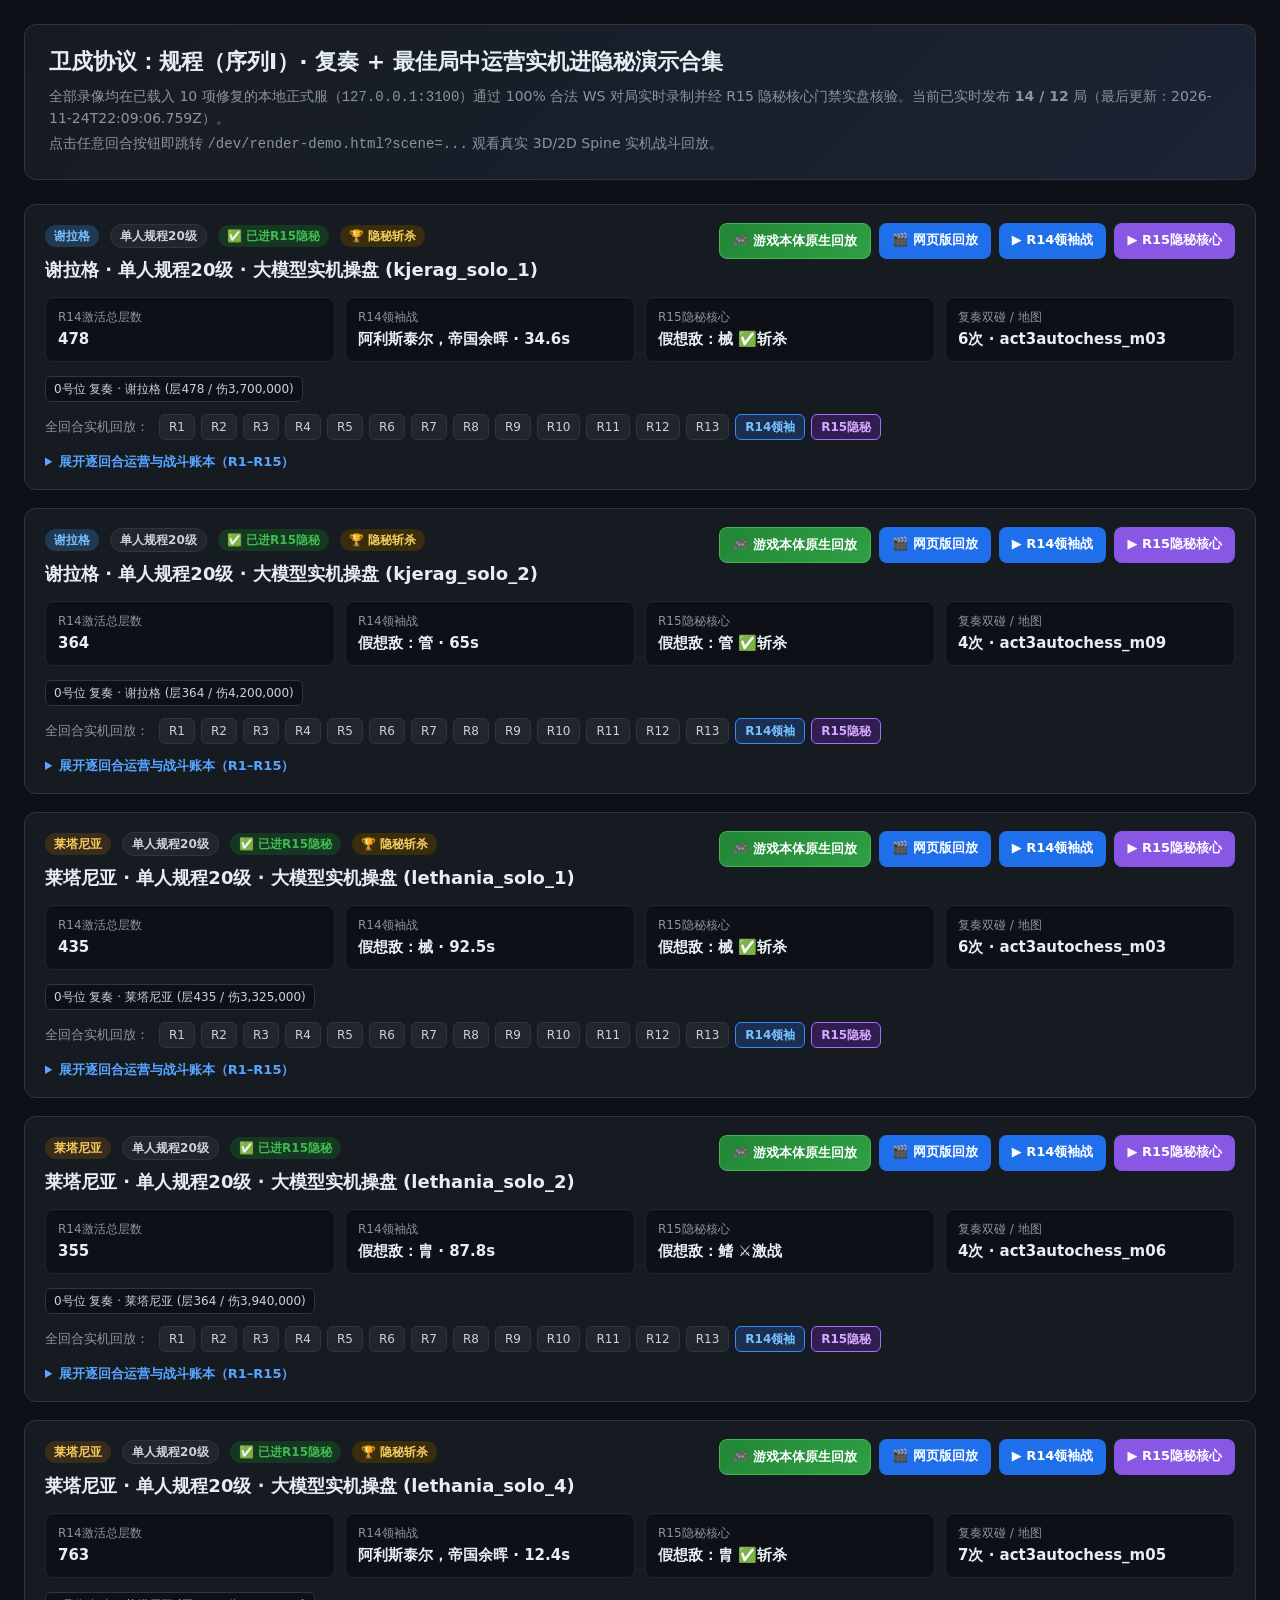
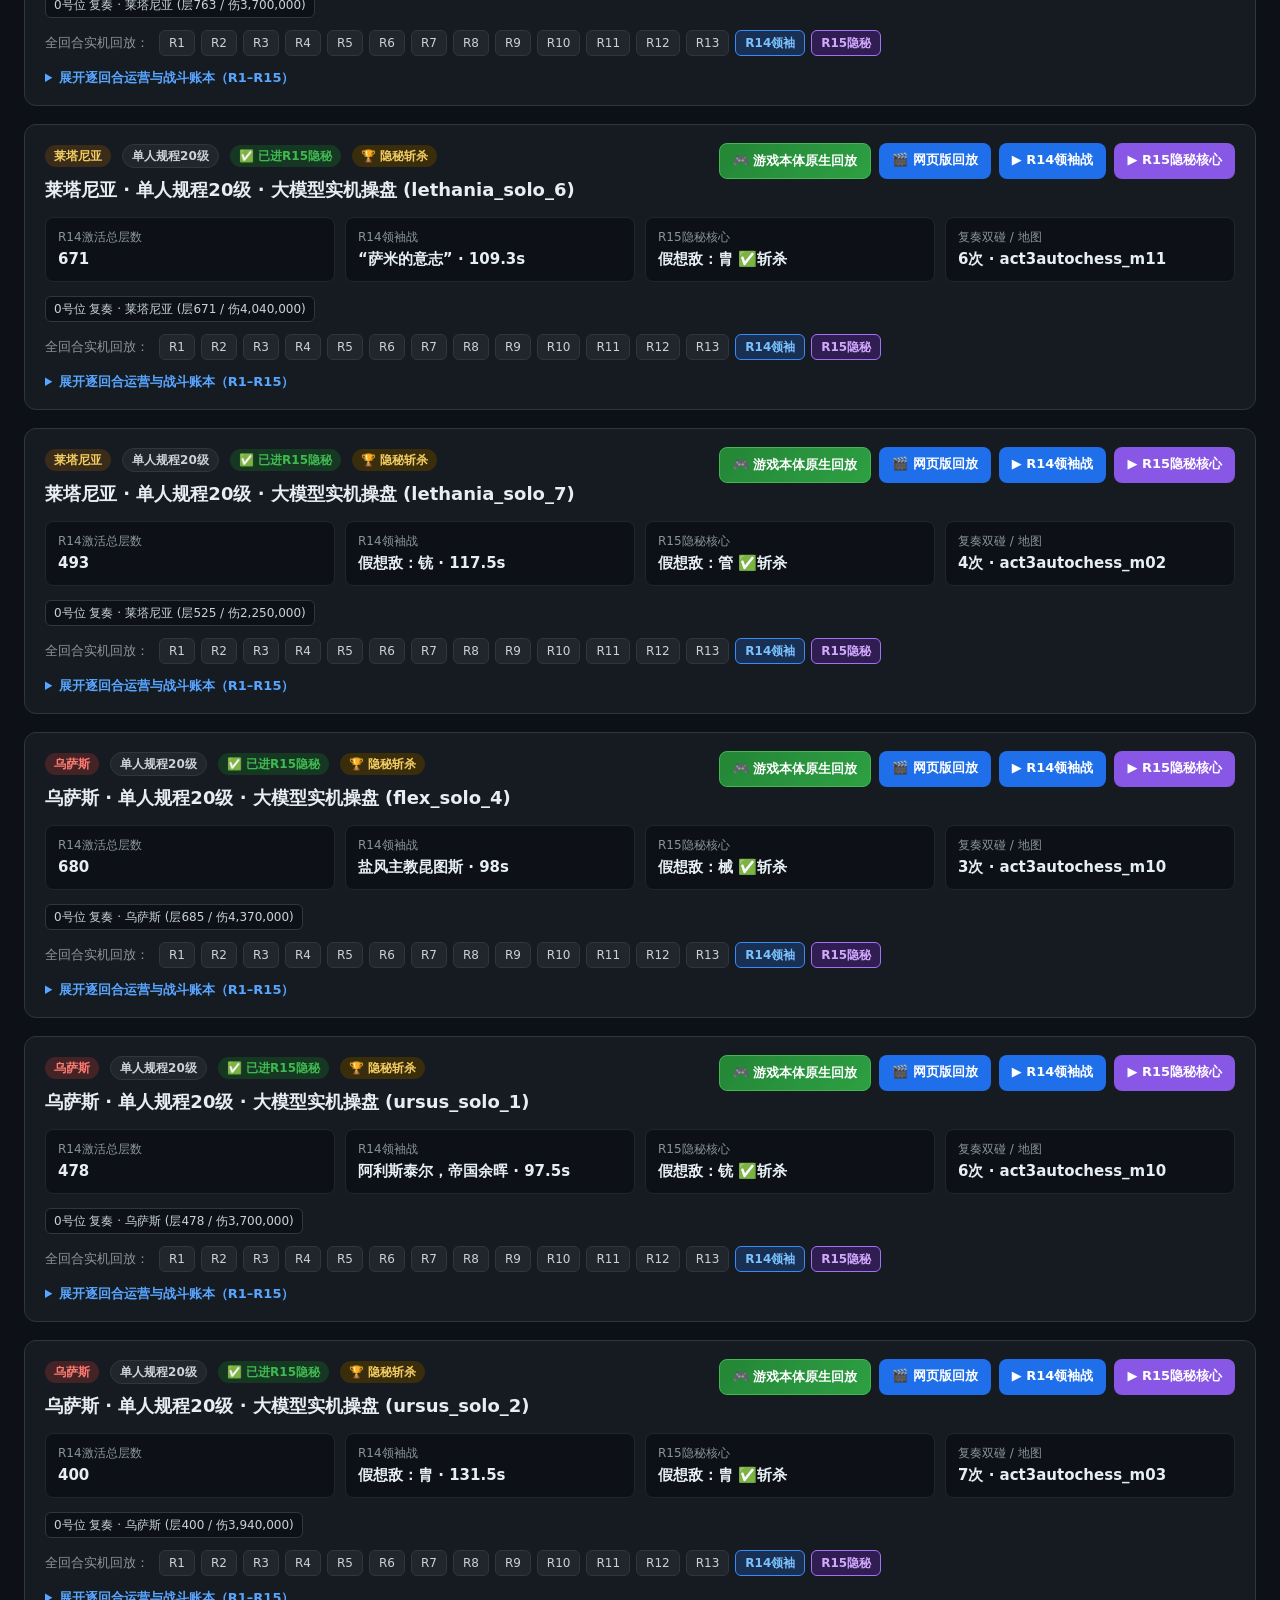
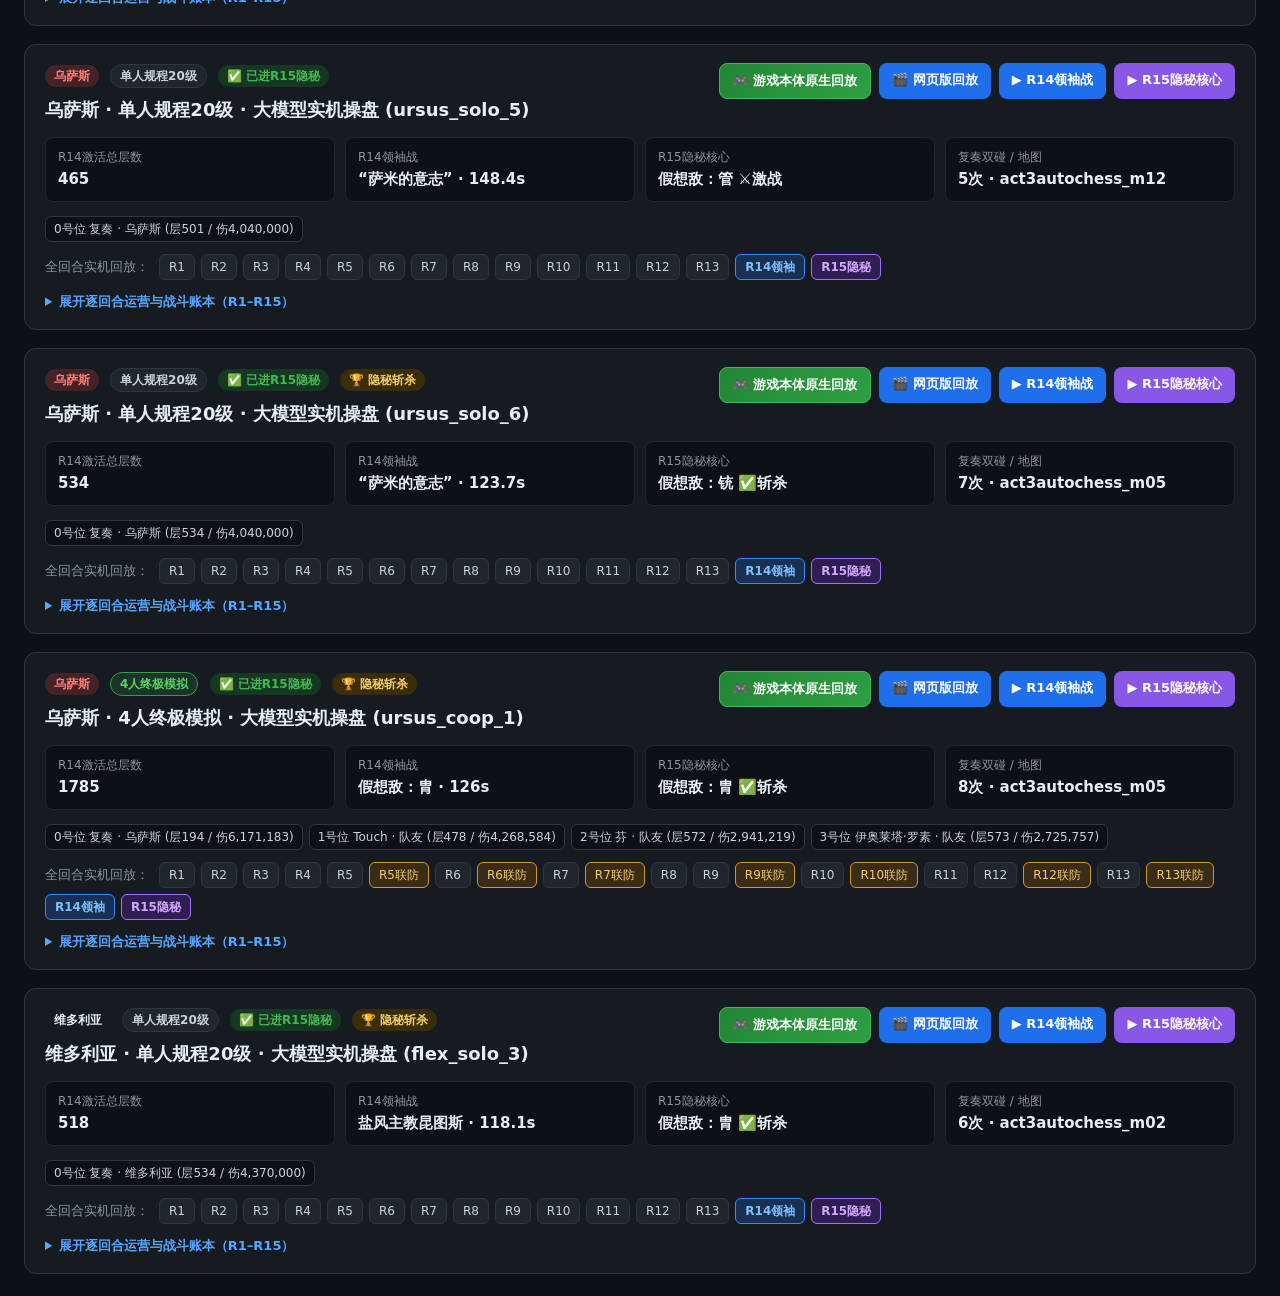
<file: public/dev/recordings/demo_ops/index.html>
<!doctype html>
<html lang="zh-CN">
<head>
<meta charset="utf-8" />
<meta name="viewport" content="width=device-width,initial-scale=1" />
<title>卫戍协议：规程 — 复奏+最佳局中运营实机进隐秘演示合集</title>
<style>
  :root { --bg:#0d1117; --card:#161b22; --bd:#30363d; --fg:#e6edf3; --muted:#8b949e; --accent:#58a6ff; --gold:#f2cc60; --ok:#3fb950; --r15:#d2a8ff; }
  * { box-sizing:border-box; }
  body { margin:0; padding:24px; background:var(--bg); color:var(--fg); font-family:system-ui,-apple-system,"PingFang SC","Microsoft YaHei",sans-serif; line-height:1.5; }
  header { max-width:1280px; margin:0 auto 24px; padding:20px 24px; background:linear-gradient(135deg,#161b22,#1c2333); border:1px solid var(--bd); border-radius:12px; }
  header h1 { margin:0 0 8px; font-size:22px; }
  header p { margin:4px 0; color:var(--muted); font-size:14px; }
  main { max-width:1280px; margin:0 auto; display:flex; flex-direction:column; gap:18px; }
  .card { background:var(--card); border:1px solid var(--bd); border-radius:12px; padding:18px 20px; }
  .card-head { display:flex; justify-content:space-between; align-items:flex-start; gap:12px; flex-wrap:wrap; }
  .card-head h2 { margin:8px 0 0; font-size:18px; }
  .tag-core,.tag-mode,.tag-ok,.tag-clear { display:inline-block; padding:2px 9px; border-radius:999px; font-size:12px; font-weight:600; margin-right:6px; }
  .core-kjeragShip { background:#1f3a52; color:#79c0ff; }
  .core-lethaniaShip { background:#3b2c1a; color:#f2cc60; }
  .core-ursusShip { background:#442326; color:#ff7b72; }
  .mode-solo { background:#21262d; color:#c9d1d9; border:1px solid #30363d; }
  .mode-coop { background:#1b3329; color:#56d364; border:1px solid #2ea043; }
  .tag-ok { background:#163822; color:#3fb950; }
  .tag-clear { background:#3a2d0c; color:#f2cc60; }
  .cta-group { display:flex; gap:8px; flex-wrap:wrap; }
  .btn { text-decoration:none; padding:7px 13px; border-radius:8px; font-size:13px; font-weight:600; }
  .btn-replay { background:linear-gradient(135deg,#238636,#2ea043); color:#fff; border:1px solid #3fb950; }
  .btn-r14 { background:#1f6feb; color:#fff; }
  .btn-r15 { background:#8957e5; color:#fff; }
  .kpi-grid { display:grid; grid-template-columns:repeat(auto-fit,minmax(200px,1fr)); gap:10px; margin:14px 0; }
  .kpi { background:#0d1117; border:1px solid #21262d; border-radius:8px; padding:10px 12px; }
  .kpi .k { font-size:12px; color:var(--muted); }
  .kpi .v { font-size:15px; font-weight:700; margin-top:2px; }
  .mates { display:flex; flex-wrap:wrap; gap:6px; margin:8px 0 12px; }
  .mate-pill { background:#0d1117; border:1px solid #30363d; border-radius:6px; padding:3px 8px; font-size:12px; color:#c9d1d9; }
  .rounds-bar { display:flex; flex-wrap:wrap; align-items:center; gap:6px; margin:10px 0 12px; }
  .rounds-bar .lbl { font-size:13px; color:var(--muted); margin-right:4px; }
  .chip { text-decoration:none; background:#21262d; color:#c9d1d9; border:1px solid #30363d; border-radius:6px; padding:3px 9px; font-size:12px; }
  .chip:hover { border-color:var(--accent); color:#fff; }
  .chip-r14 { background:#1a3052; border-color:#388bfd; color:#79c0ff; font-weight:600; }
  .chip-r15 { background:#301e52; border-color:#a371f7; color:#d2a8ff; font-weight:700; }
  .chip-unite { background:#3b2c1a; border-color:#d29922; color:#f2cc60; }
  details { margin-top:8px; }
  summary { cursor:pointer; color:var(--accent); font-size:13px; font-weight:600; user-select:none; }
  .tbl-wrap { overflow-x:auto; margin-top:10px; }
  table { width:100%; border-collapse:collapse; font-size:12px; }
  th,td { border-bottom:1px solid #21262d; padding:6px 8px; text-align:left; vertical-align:top; }
  th { color:var(--muted); background:#0d1117; }
  .badge-duet { background:#3b2c1a; color:#f2cc60; padding:1px 6px; border-radius:4px; font-weight:600; }
  .watch-sm { color:var(--accent); text-decoration:none; font-weight:600; margin-left:4px; }
</style>
</head>
<body>
<header>
  <h1>卫戍协议：规程（序列Ⅰ）· 复奏 + 最佳局中运营实机进隐秘演示合集</h1>
  <p>全部录像均在已载入 10 项修复的本地正式服（<code>127.0.0.1:3100</code>）通过 100% 合法 WS 对局实时录制并经 R15 隐秘核心门禁实盘核验。当前已实时发布 <b>14 / 12</b> 局（最后更新：2026-11-24T22:09:06.759Z）。</p>
  <p>点击任意回合按钮即跳转 <code>/dev/render-demo.html?scene=...</code> 观看真实 3D/2D Spine 实机战斗回放。</p>
</header>
<main>
  <section class="card">
      <div class="card-head">
        <div>
          <span class="tag-core core-kjeragShip">谢拉格</span>
          <span class="tag-mode mode-solo">单人规程20级</span>
          <span class="tag-ok">✅ 已进R15隐秘</span>
          <span class="tag-clear">🏆 隐秘斩杀</span>
          <h2>谢拉格 · 单人规程20级 · 大模型实机操盘 (kjerag_solo_1)</h2>
        </div>
        <div class="cta-group">
          <a class="btn btn-replay" href="/?replay=kjerag_solo_1" target="_blank">🎮 游戏本体原生回放</a>
          <a class="btn btn-r14" href="/dev/recordings/demo_ops/replay.html?match=kjerag_solo_1" target="_blank">🎬 网页版回放</a>
          <a class="btn btn-r14" href="/dev/render-demo.html?scene=kjerag_solo_1_r14" target="_blank">▶ R14领袖战</a>
          <a class="btn btn-r15" href="/dev/render-demo.html?scene=kjerag_solo_1_r15" target="_blank">▶ R15隐秘核心</a>
        </div>
      </div>
      <div class="kpi-grid">
        <div class="kpi"><div class="k">R14激活总层数</div><div class="v">478</div></div>
        <div class="kpi"><div class="k">R14领袖战</div><div class="v">阿利斯泰尔，帝国余晖 · 34.6s</div></div>
        <div class="kpi"><div class="k">R15隐秘核心</div><div class="v">假想敌：械 ✅斩杀</div></div>
        <div class="kpi"><div class="k">复奏双碰 / 地图</div><div class="v">6次 · act3autochess_m03</div></div>
      </div>
      <div class="mates">
      <span class="mate-pill">0号位 复奏 · 谢拉格 (层478 / 伤3,700,000)</span>
    </div>
      <div class="rounds-bar"><span class="lbl">全回合实机回放：</span><a class="chip" href="/dev/render-demo.html?scene=kjerag_solo_1_r01" target="_blank">R1</a><a class="chip" href="/dev/render-demo.html?scene=kjerag_solo_1_r02" target="_blank">R2</a><a class="chip" href="/dev/render-demo.html?scene=kjerag_solo_1_r03" target="_blank">R3</a><a class="chip" href="/dev/render-demo.html?scene=kjerag_solo_1_r04" target="_blank">R4</a><a class="chip" href="/dev/render-demo.html?scene=kjerag_solo_1_r05" target="_blank">R5</a><a class="chip" href="/dev/render-demo.html?scene=kjerag_solo_1_r06" target="_blank">R6</a><a class="chip" href="/dev/render-demo.html?scene=kjerag_solo_1_r07" target="_blank">R7</a><a class="chip" href="/dev/render-demo.html?scene=kjerag_solo_1_r08" target="_blank">R8</a><a class="chip" href="/dev/render-demo.html?scene=kjerag_solo_1_r09" target="_blank">R9</a><a class="chip" href="/dev/render-demo.html?scene=kjerag_solo_1_r10" target="_blank">R10</a><a class="chip" href="/dev/render-demo.html?scene=kjerag_solo_1_r11" target="_blank">R11</a><a class="chip" href="/dev/render-demo.html?scene=kjerag_solo_1_r12" target="_blank">R12</a><a class="chip" href="/dev/render-demo.html?scene=kjerag_solo_1_r13" target="_blank">R13</a><a class="chip chip-r14" href="/dev/render-demo.html?scene=kjerag_solo_1_r14" target="_blank">R14领袖</a><a class="chip chip-r15" href="/dev/render-demo.html?scene=kjerag_solo_1_r15" target="_blank">R15隐秘</a></div>
      <details>
        <summary>展开逐回合运营与战斗账本（R1–R15）</summary>
        <div class="tbl-wrap">
          <table>
            <thead><tr><th>回合</th><th>本级</th><th>资金</th><th>复奏</th><th>血量</th><th>层数</th><th>运营要点</th><th>场上阵容</th><th>战况/录像</th></tr></thead>
            <tbody><tr>
        <td><b>R1</b></td>
        <td>1本</td>
        <td>4g</td>
        <td>-</td>
        <td>24</td>
        <td><b>0</b></td>
        <td>R01双霜叶对空稳开局听牌三连</td>
        <td>霜叶、霜叶</td>
        <td>✅完美0漏(35s) <a class="watch-sm" href="/dev/render-demo.html?scene=kjerag_solo_1_r01" target="_blank">▶观看</a></td>
      </tr><tr>
        <td><b>R2</b></td>
        <td>2本</td>
        <td>5g</td>
        <td>-</td>
        <td>24</td>
        <td><b>0</b></td>
        <td>R02抢升2本冻住电狗，双霜叶迎战磨砻</td>
        <td>霜叶、霜叶</td>
        <td>漏5怪(52s) <a class="watch-sm" href="/dev/render-demo.html?scene=kjerag_solo_1_r02" target="_blank">▶观看</a></td>
      </tr><tr>
        <td><b>R3</b></td>
        <td>2本</td>
        <td>6g</td>
        <td>-</td>
        <td>19</td>
        <td><b>4</b></td>
        <td>R03电狗配狙击镜亮灵巧，拉普兰德补法伤阻挡吃飞鳞赏金</td>
        <td>承曦格雷伊、霜叶、霜叶、拉普兰德</td>
        <td>漏1怪(54s) <a class="watch-sm" href="/dev/render-demo.html?scene=kjerag_solo_1_r03" target="_blank">▶观看</a></td>
      </tr><tr>
        <td><b>R4</b></td>
        <td>3本</td>
        <td>7g</td>
        <td>-</td>
        <td>18</td>
        <td><b>4</b></td>
        <td>R04抢升3本并购入盟约之币存1g至下轮</td>
        <td>承曦格雷伊、霜叶、霜叶、拉普兰德</td>
        <td>漏3怪(48s) <a class="watch-sm" href="/dev/render-demo.html?scene=kjerag_solo_1_r04" target="_blank">▶观看</a></td>
      </tr><tr>
        <td><b>R5</b></td>
        <td>3本</td>
        <td>8g</td>
        <td>-</td>
        <td>15</td>
        <td><b>4</b></td>
        <td>R05水灯心独行配空弦电狗7人发力，灵巧精准双亮启航</td>
        <td>吉星、空弦、水灯心、承曦格雷伊、霜叶、霜叶、拉普兰德</td>
        <td>✅完美0漏(46s) <a class="watch-sm" href="/dev/render-demo.html?scene=kjerag_solo_1_r05" target="_blank">▶观看</a></td>
      </tr><tr>
        <td><b>R6</b></td>
        <td>4本</td>
        <td>9g</td>
        <td>-</td>
        <td>15</td>
        <td><b>13</b></td>
        <td>R06抢4本卖吉星白嫖拉普兰德听牌+吃玩偶存2g，7人对空迎击24飞机</td>
        <td>空弦、水灯心、承曦格雷伊、霜叶、霜叶、拉普兰德、拉普兰德</td>
        <td>✅完美0漏(52s) <a class="watch-sm" href="/dev/render-demo.html?scene=kjerag_solo_1_r06" target="_blank">▶观看</a></td>
      </tr><tr>
        <td><b>R7</b></td>
        <td>5本</td>
        <td>12g</td>
        <td>-</td>
        <td>15</td>
        <td><b>22</b></td>
        <td>R07抢升5本，7人稳血迎战囚犯大军</td>
        <td>空弦、水灯心、承曦格雷伊、霜叶、霜叶、拉普兰德、拉普兰德</td>
        <td>漏7怪(67s) <a class="watch-sm" href="/dev/render-demo.html?scene=kjerag_solo_1_r07" target="_blank">▶观看</a></td>
      </tr><tr>
        <td><b>R8</b></td>
        <td>5本</td>
        <td>11g</td>
        <td><span class="badge-duet">复奏双奖</span></td>
        <td>8</td>
        <td><b>31</b></td>
        <td>R08拉普兰德精锐双6阶拿帕拉斯+妮芙，帕拉斯空弦贴水灯心单轮+39层，冻住圣聆初雪+凛御银灰+寻呼模块</td>
        <td>妮芙、空弦、水灯心、帕拉斯、承曦格雷伊、霜叶、霜叶、拉普兰德★</td>
        <td>✅完美0漏(73s) <a class="watch-sm" href="/dev/render-demo.html?scene=kjerag_solo_1_r08" target="_blank">▶观看</a></td>
      </tr><tr>
        <td><b>R9</b></td>
        <td>5本</td>
        <td>12g</td>
        <td><span class="badge-duet">复奏双奖</span></td>
        <td>8</td>
        <td><b>62</b></td>
        <td>R09拟态碰霜叶双6阶拿缪尔赛思+机械师，寻呼精准狙击灵知，谢拉格灵巧迅捷五盟约齐亮冻杀大丑</td>
        <td>圣聆初雪、灵知、妮芙、帕拉斯、凛御银灰、空弦、水灯心、机械师</td>
        <td>✅完美0漏(86s) <a class="watch-sm" href="/dev/render-demo.html?scene=kjerag_solo_1_r09" target="_blank">▶观看</a></td>
      </tr><tr>
        <td><b>R10</b></td>
        <td>6本</td>
        <td>17g</td>
        <td>-</td>
        <td>8</td>
        <td><b>123</b></td>
        <td>R10直冲6本凑4谢拉格锁死机械师印卡，双初雪+灵知+帕拉斯全面爆层</td>
        <td>圣聆初雪、灵知、妮芙、帕拉斯、凛御银灰、水灯心、初雪、机械师</td>
        <td>✅完美0漏(79s) <a class="watch-sm" href="/dev/render-demo.html?scene=kjerag_solo_1_r10" target="_blank">▶观看</a></td>
      </tr><tr>
        <td><b>R11</b></td>
        <td>6本</td>
        <td>12g</td>
        <td><span class="badge-duet">复奏双奖</span></td>
        <td>8</td>
        <td><b>165</b></td>
        <td>R11拿人事部文档开9人口，精锐空弦双6阶拿第2帕拉斯，促销券爆动能加速器(+120攻速)给灵知永冻暴刷怪海</td>
        <td>圣聆初雪、灵知、妮芙、帕拉斯、凛御银灰、水灯心、初雪、帕拉斯、机械师</td>
        <td>✅完美0漏(81s) <a class="watch-sm" href="/dev/render-demo.html?scene=kjerag_solo_1_r11" target="_blank">▶观看</a></td>
      </tr><tr>
        <td><b>R12</b></td>
        <td>6本</td>
        <td>12g</td>
        <td><span class="badge-duet">复奏双奖</span></td>
        <td>8</td>
        <td><b>241</b></td>
        <td>R12伊桑一发入魂合精锐灵知★，复奏双6阶拿维什戴尔+逻各斯，进阶不融冰+变形同构体造就[谢拉格·维什戴尔]，9人防空碾压39飞机海</td>
        <td>圣聆初雪、灵知★、逻各斯、维什戴尔[自编]、妮芙、帕拉斯、凛御银灰、初雪、帕拉斯</td>
        <td>✅完美0漏(69s) <a class="watch-sm" href="/dev/render-demo.html?scene=kjerag_solo_1_r12" target="_blank">▶观看</a></td>
      </tr><tr>
        <td><b>R13</b></td>
        <td>6本</td>
        <td>12g</td>
        <td><span class="badge-duet">复奏双奖</span></td>
        <td>8</td>
        <td><b>299</b></td>
        <td>R13合出精锐初雪★+精锐帕拉斯★+2/3维什戴尔听牌，召唤6/6谢拉格雪山巨人狂刷46深池大军冲破400层，冻雪猎留R14双6阶</td>
        <td>圣聆初雪、灵知★、逻各斯、维什戴尔[自编]、妮芙、凛御银灰、雪猎、初雪★、帕拉斯★</td>
        <td>✅完美0漏(88s) <a class="watch-sm" href="/dev/render-demo.html?scene=kjerag_solo_1_r13" target="_blank">▶观看</a></td>
      </tr><tr>
        <td><b>R14</b></td>
        <td>6本</td>
        <td>14g</td>
        <td><span class="badge-duet">复奏双奖</span></td>
        <td>8</td>
        <td><b>424</b></td>
        <td>R14终局大决战！拟态锁合精锐[谢拉格·维什戴尔]★+红装动能轰击弩精锐灵知★+6谢拉格200层+5绝技+424/351纯输出层，全军压右半场朝右永冻斩杀阿利斯泰尔！</td>
        <td>初雪★、维什戴尔[自编]★、雪猎★、遥、逻各斯、帕拉斯★、凛御银灰、灵知★、圣聆初雪</td>
        <td>🏆斩杀(34.6s,伤3,700,000) <a class="watch-sm" href="/dev/render-demo.html?scene=kjerag_solo_1_r14" target="_blank">▶观看</a></td>
      </tr><tr>
        <td><b>R15</b></td>
        <td>6本</td>
        <td>12g</td>
        <td>-</td>
        <td>8</td>
        <td><b>512</b></td>
        <td>R15隐秘终局！512层七输出盟约齐亮(6谢拉格221层+灵巧227层+5绝技+精准28层)，精锐[谢拉格·维什戴尔]★+6阶红装精锐灵知★+满装逻各斯+满装圣聆初雪全军集火假想敌：械！</td>
        <td>初雪★、维什戴尔[自编]★、遥、逻各斯、雪猎★、帕拉斯★、凛御银灰、灵知★、圣聆初雪</td>
        <td>🏆斩杀(61.5s,伤5,225,000) <a class="watch-sm" href="/dev/render-demo.html?scene=kjerag_solo_1_r15" target="_blank">▶观看</a></td>
      </tr></tbody>
          </table>
        </div>
      </details>
    </section>
<section class="card">
      <div class="card-head">
        <div>
          <span class="tag-core core-kjeragShip">谢拉格</span>
          <span class="tag-mode mode-solo">单人规程20级</span>
          <span class="tag-ok">✅ 已进R15隐秘</span>
          <span class="tag-clear">🏆 隐秘斩杀</span>
          <h2>谢拉格 · 单人规程20级 · 大模型实机操盘 (kjerag_solo_2)</h2>
        </div>
        <div class="cta-group">
          <a class="btn btn-replay" href="/?replay=kjerag_solo_2" target="_blank">🎮 游戏本体原生回放</a>
          <a class="btn btn-r14" href="/dev/recordings/demo_ops/replay.html?match=kjerag_solo_2" target="_blank">🎬 网页版回放</a>
          <a class="btn btn-r14" href="/dev/render-demo.html?scene=kjerag_solo_2_r14" target="_blank">▶ R14领袖战</a>
          <a class="btn btn-r15" href="/dev/render-demo.html?scene=kjerag_solo_2_r15" target="_blank">▶ R15隐秘核心</a>
        </div>
      </div>
      <div class="kpi-grid">
        <div class="kpi"><div class="k">R14激活总层数</div><div class="v">364</div></div>
        <div class="kpi"><div class="k">R14领袖战</div><div class="v">假想敌：管 · 65s</div></div>
        <div class="kpi"><div class="k">R15隐秘核心</div><div class="v">假想敌：管 ✅斩杀</div></div>
        <div class="kpi"><div class="k">复奏双碰 / 地图</div><div class="v">4次 · act3autochess_m09</div></div>
      </div>
      <div class="mates">
      <span class="mate-pill">0号位 复奏 · 谢拉格 (层364 / 伤4,200,000)</span>
    </div>
      <div class="rounds-bar"><span class="lbl">全回合实机回放：</span><a class="chip" href="/dev/render-demo.html?scene=kjerag_solo_2_r01" target="_blank">R1</a><a class="chip" href="/dev/render-demo.html?scene=kjerag_solo_2_r02" target="_blank">R2</a><a class="chip" href="/dev/render-demo.html?scene=kjerag_solo_2_r03" target="_blank">R3</a><a class="chip" href="/dev/render-demo.html?scene=kjerag_solo_2_r04" target="_blank">R4</a><a class="chip" href="/dev/render-demo.html?scene=kjerag_solo_2_r05" target="_blank">R5</a><a class="chip" href="/dev/render-demo.html?scene=kjerag_solo_2_r06" target="_blank">R6</a><a class="chip" href="/dev/render-demo.html?scene=kjerag_solo_2_r07" target="_blank">R7</a><a class="chip" href="/dev/render-demo.html?scene=kjerag_solo_2_r08" target="_blank">R8</a><a class="chip" href="/dev/render-demo.html?scene=kjerag_solo_2_r09" target="_blank">R9</a><a class="chip" href="/dev/render-demo.html?scene=kjerag_solo_2_r10" target="_blank">R10</a><a class="chip" href="/dev/render-demo.html?scene=kjerag_solo_2_r11" target="_blank">R11</a><a class="chip" href="/dev/render-demo.html?scene=kjerag_solo_2_r12" target="_blank">R12</a><a class="chip" href="/dev/render-demo.html?scene=kjerag_solo_2_r13" target="_blank">R13</a><a class="chip chip-r14" href="/dev/render-demo.html?scene=kjerag_solo_2_r14" target="_blank">R14领袖</a><a class="chip chip-r15" href="/dev/render-demo.html?scene=kjerag_solo_2_r15" target="_blank">R15隐秘</a></div>
      <details>
        <summary>展开逐回合运营与战斗账本（R1–R15）</summary>
        <div class="tbl-wrap">
          <table>
            <thead><tr><th>回合</th><th>本级</th><th>资金</th><th>复奏</th><th>血量</th><th>层数</th><th>运营要点</th><th>场上阵容</th><th>战况/录像</th></tr></thead>
            <tbody><tr>
        <td><b>R1</b></td>
        <td>1本</td>
        <td>4g</td>
        <td>-</td>
        <td>24</td>
        <td><b>0</b></td>
        <td>R01双杰克对子听牌，下路前后接敌稳血开局</td>
        <td>杰克、杰克</td>
        <td>✅完美0漏(45s) <a class="watch-sm" href="/dev/render-demo.html?scene=kjerag_solo_2_r01" target="_blank">▶观看</a></td>
      </tr><tr>
        <td><b>R2</b></td>
        <td>2本</td>
        <td>5g</td>
        <td>-</td>
        <td>24</td>
        <td><b>0</b></td>
        <td>R02速升2本冻住杰克三连，备战R03首碰复奏双3阶</td>
        <td>杰克、杰克</td>
        <td>✅完美0漏(53s) <a class="watch-sm" href="/dev/render-demo.html?scene=kjerag_solo_2_r02" target="_blank">▶观看</a></td>
      </tr><tr>
        <td><b>R3</b></td>
        <td>2本</td>
        <td>6g</td>
        <td><span class="badge-duet">复奏双奖</span></td>
        <td>24</td>
        <td><b>0</b></td>
        <td>R03精锐杰克★复奏拿初雪+伊桑，激活突袭+奥术稳杀折射III赏金</td>
        <td>初雪、Miss.Christine、杰克★、伊桑</td>
        <td>漏2怪(79s) <a class="watch-sm" href="/dev/render-demo.html?scene=kjerag_solo_2_r03" target="_blank">▶观看</a></td>
      </tr><tr>
        <td><b>R4</b></td>
        <td>3本</td>
        <td>7g</td>
        <td>-</td>
        <td>22</td>
        <td><b>3</b></td>
        <td>R04抢3本冻双Miss.Christine，地灵独行+初雪移安全格守交汇口</td>
        <td>地灵、初雪、Miss.Christine、杰克★、伊桑</td>
        <td>漏1怪(61s) <a class="watch-sm" href="/dev/render-demo.html?scene=kjerag_solo_2_r04" target="_blank">▶观看</a></td>
      </tr><tr>
        <td><b>R5</b></td>
        <td>4本</td>
        <td>11g</td>
        <td>-</td>
        <td>21</td>
        <td><b>6</b></td>
        <td>R05贪抢4本+初雪吃身份牌+3谢拉格，冻双Miss.Christine直奔R06双5阶</td>
        <td>地灵、初雪、Miss.Christine、杰克★、伊桑</td>
        <td>✅完美0漏(47s) <a class="watch-sm" href="/dev/render-demo.html?scene=kjerag_solo_2_r05" target="_blank">▶观看</a></td>
      </tr><tr>
        <td><b>R6</b></td>
        <td>4本</td>
        <td>9g</td>
        <td><span class="badge-duet">复奏双奖</span></td>
        <td>21</td>
        <td><b>9</b></td>
        <td>R06四本复奏双5阶斩获铃兰+凛御银灰，空弦贴Miss.Christine★满编8人平推</td>
        <td>空弦、地灵、Miss.Christine★、凛御银灰、铃兰、杰克★、伊桑、初雪</td>
        <td>✅完美0漏(63s) <a class="watch-sm" href="/dev/render-demo.html?scene=kjerag_solo_2_r06" target="_blank">▶观看</a></td>
      </tr><tr>
        <td><b>R7</b></td>
        <td>5本</td>
        <td>10g</td>
        <td>-</td>
        <td>21</td>
        <td><b>18</b></td>
        <td>R07 21血10g精准抢5本，冻住灵知+霍尔海雅+伊桑，R08进5本双核齐发</td>
        <td>空弦、地灵、Miss.Christine★、凛御银灰、铃兰、杰克★、伊桑、初雪</td>
        <td>漏1怪(94s) <a class="watch-sm" href="/dev/render-demo.html?scene=kjerag_solo_2_r07" target="_blank">▶观看</a></td>
      </tr><tr>
        <td><b>R8</b></td>
        <td>5本</td>
        <td>11g</td>
        <td>-</td>
        <td>20</td>
        <td><b>30</b></td>
        <td>R08三大引擎齐亮(3谢拉格+3奥术+2精准)！银灰贴初雪+空弦贴霍尔海雅+铃兰贴灵知全重叠冻刷</td>
        <td>伊桑、初雪、凛御银灰、灵知、铃兰、Miss.Christine★、空弦、霍尔海雅</td>
        <td>✅完美0漏(79s) <a class="watch-sm" href="/dev/render-demo.html?scene=kjerag_solo_2_r08" target="_blank">▶观看</a></td>
      </tr><tr>
        <td><b>R9</b></td>
        <td>6本</td>
        <td>12g</td>
        <td>-</td>
        <td>20</td>
        <td><b>67</b></td>
        <td>R09极速6本+卖伊桑抽凛御银灰对子+1g刷出T6转职球与雪猎立刻冻结，31怪海+复仇者狂刷层！</td>
        <td>灵知、初雪、凛御银灰、耶拉、铃兰、Miss.Christine★、空弦、霍尔海雅</td>
        <td>漏16怪(97s) <a class="watch-sm" href="/dev/render-demo.html?scene=kjerag_solo_2_r09" target="_blank">▶观看</a></td>
      </tr><tr>
        <td><b>R10</b></td>
        <td>6本</td>
        <td>12g</td>
        <td>-</td>
        <td>10</td>
        <td><b>114</b></td>
        <td>R10购入T6机械师印卡，进阶不融冰+转职球造[谢拉格·霍尔海雅]速召6谢拉格雪山巨人狂刷层！</td>
        <td>初雪、凛御银灰、机械师、霍尔海雅、灵知、Miss.Christine★、雪猎、耶拉</td>
        <td>✅完美0漏(73s) <a class="watch-sm" href="/dev/render-demo.html?scene=kjerag_solo_2_r10" target="_blank">▶观看</a></td>
      </tr><tr>
        <td><b>R11</b></td>
        <td>6本</td>
        <td>12g</td>
        <td>-</td>
        <td>10</td>
        <td><b>173</b></td>
        <td>R11五大输出盟约齐亮！帕拉斯贴[谢拉格·霍尔海雅]+逻各斯+6谢拉格雪山巨人狂飙冲层！</td>
        <td>初雪、凛御银灰、极光、霍尔海雅、灵知、雪猎、逻各斯、帕拉斯</td>
        <td>✅完美0漏(106s) <a class="watch-sm" href="/dev/render-demo.html?scene=kjerag_solo_2_r11" target="_blank">▶观看</a></td>
      </tr><tr>
        <td><b>R12</b></td>
        <td>6本</td>
        <td>14g</td>
        <td>-</td>
        <td>10</td>
        <td><b>249</b></td>
        <td>R12圣聆初雪(天马之枪)贴银灰42层上限+3/3满级奥术+6/6谢拉格！备战三听牌蓄势待发</td>
        <td>初雪、圣聆初雪、凛御银灰、霍尔海雅、灵知、雪猎、逻各斯、帕拉斯</td>
        <td>✅完美0漏(74s) <a class="watch-sm" href="/dev/render-demo.html?scene=kjerag_solo_2_r12" target="_blank">▶观看</a></td>
      </tr><tr>
        <td><b>R13</b></td>
        <td>6本</td>
        <td>12g</td>
        <td><span class="badge-duet">复奏双奖</span></td>
        <td>10</td>
        <td><b>328</b></td>
        <td>R13合出精锐灵知★+拿第2逻各斯，末刷冻结真神魔王！逻各斯重穿进阶不融冰冲破400层门禁！</td>
        <td>初雪、圣聆初雪、凛御银灰、霍尔海雅、灵知★、雪猎、逻各斯、帕拉斯</td>
        <td>✅完美0漏(86s) <a class="watch-sm" href="/dev/render-demo.html?scene=kjerag_solo_2_r13" target="_blank">▶观看</a></td>
      </tr><tr>
        <td><b>R14</b></td>
        <td>6本</td>
        <td>12g</td>
        <td><span class="badge-duet">复奏双奖</span></td>
        <td>10</td>
        <td><b>354</b></td>
        <td>R14终极决战！精锐[谢拉格·逻各斯]★+[谢拉格·维什戴尔]+圣聆初雪+双逻双W+魔王居中压右全轰(10,10)假想敌：管！</td>
        <td>灵知★、维什戴尔[自编]、初雪★、维什戴尔[自编]、魔王、逻各斯★、圣聆初雪、逻各斯</td>
        <td>🏆斩杀(65s,伤4,200,000) <a class="watch-sm" href="/dev/render-demo.html?scene=kjerag_solo_2_r14" target="_blank">▶观看</a></td>
      </tr><tr>
        <td><b>R15</b></td>
        <td>6本</td>
        <td>12g</td>
        <td>-</td>
        <td>9</td>
        <td><b>364</b></td>
        <td>R15隐秘终战！9人口满编+艾雅法拉点亮3/3满级164层奥术+魔王佣兵名牌鼓舞，全军轰碎隐秘领袖！</td>
        <td>灵知★、艾雅法拉、维什戴尔[自编]、初雪★、维什戴尔[自编]、魔王、逻各斯★、圣聆初雪、逻各斯</td>
        <td>🏆斩杀(65s,伤7,220,000) <a class="watch-sm" href="/dev/render-demo.html?scene=kjerag_solo_2_r15" target="_blank">▶观看</a></td>
      </tr></tbody>
          </table>
        </div>
      </details>
    </section>
<section class="card">
      <div class="card-head">
        <div>
          <span class="tag-core core-lethaniaShip">莱塔尼亚</span>
          <span class="tag-mode mode-solo">单人规程20级</span>
          <span class="tag-ok">✅ 已进R15隐秘</span>
          <span class="tag-clear">🏆 隐秘斩杀</span>
          <h2>莱塔尼亚 · 单人规程20级 · 大模型实机操盘 (lethania_solo_1)</h2>
        </div>
        <div class="cta-group">
          <a class="btn btn-replay" href="/?replay=lethania_solo_1" target="_blank">🎮 游戏本体原生回放</a>
          <a class="btn btn-r14" href="/dev/recordings/demo_ops/replay.html?match=lethania_solo_1" target="_blank">🎬 网页版回放</a>
          <a class="btn btn-r14" href="/dev/render-demo.html?scene=lethania_solo_1_r14" target="_blank">▶ R14领袖战</a>
          <a class="btn btn-r15" href="/dev/render-demo.html?scene=lethania_solo_1_r15" target="_blank">▶ R15隐秘核心</a>
        </div>
      </div>
      <div class="kpi-grid">
        <div class="kpi"><div class="k">R14激活总层数</div><div class="v">435</div></div>
        <div class="kpi"><div class="k">R14领袖战</div><div class="v">假想敌：械 · 92.5s</div></div>
        <div class="kpi"><div class="k">R15隐秘核心</div><div class="v">假想敌：械 ✅斩杀</div></div>
        <div class="kpi"><div class="k">复奏双碰 / 地图</div><div class="v">6次 · act3autochess_m03</div></div>
      </div>
      <div class="mates">
      <span class="mate-pill">0号位 复奏 · 莱塔尼亚 (层435 / 伤3,325,000)</span>
    </div>
      <div class="rounds-bar"><span class="lbl">全回合实机回放：</span><a class="chip" href="/dev/render-demo.html?scene=lethania_solo_1_r01" target="_blank">R1</a><a class="chip" href="/dev/render-demo.html?scene=lethania_solo_1_r02" target="_blank">R2</a><a class="chip" href="/dev/render-demo.html?scene=lethania_solo_1_r03" target="_blank">R3</a><a class="chip" href="/dev/render-demo.html?scene=lethania_solo_1_r04" target="_blank">R4</a><a class="chip" href="/dev/render-demo.html?scene=lethania_solo_1_r05" target="_blank">R5</a><a class="chip" href="/dev/render-demo.html?scene=lethania_solo_1_r06" target="_blank">R6</a><a class="chip" href="/dev/render-demo.html?scene=lethania_solo_1_r07" target="_blank">R7</a><a class="chip" href="/dev/render-demo.html?scene=lethania_solo_1_r08" target="_blank">R8</a><a class="chip" href="/dev/render-demo.html?scene=lethania_solo_1_r09" target="_blank">R9</a><a class="chip" href="/dev/render-demo.html?scene=lethania_solo_1_r10" target="_blank">R10</a><a class="chip" href="/dev/render-demo.html?scene=lethania_solo_1_r11" target="_blank">R11</a><a class="chip" href="/dev/render-demo.html?scene=lethania_solo_1_r12" target="_blank">R12</a><a class="chip" href="/dev/render-demo.html?scene=lethania_solo_1_r13" target="_blank">R13</a><a class="chip chip-r14" href="/dev/render-demo.html?scene=lethania_solo_1_r14" target="_blank">R14领袖</a><a class="chip chip-r15" href="/dev/render-demo.html?scene=lethania_solo_1_r15" target="_blank">R15隐秘</a></div>
      <details>
        <summary>展开逐回合运营与战斗账本（R1–R15）</summary>
        <div class="tbl-wrap">
          <table>
            <thead><tr><th>回合</th><th>本级</th><th>资金</th><th>复奏</th><th>血量</th><th>层数</th><th>运营要点</th><th>场上阵容</th><th>战况/录像</th></tr></thead>
            <tbody><tr>
        <td><b>R1</b></td>
        <td>1本</td>
        <td>4g</td>
        <td>-</td>
        <td>24</td>
        <td><b>0</b></td>
        <td>R01卡达高台+褐果地面自奶稳血开局</td>
        <td>卡达、褐果</td>
        <td>漏1怪(43s) <a class="watch-sm" href="/dev/render-demo.html?scene=lethania_solo_1_r01" target="_blank">▶观看</a></td>
      </tr><tr>
        <td><b>R2</b></td>
        <td>2本</td>
        <td>5g</td>
        <td>-</td>
        <td>23</td>
        <td><b>0</b></td>
        <td>R02速升2本刷出精打细算玩偶，冻结保经济</td>
        <td>卡达、褐果</td>
        <td>漏4怪(36s) <a class="watch-sm" href="/dev/render-demo.html?scene=lethania_solo_1_r02" target="_blank">▶观看</a></td>
      </tr><tr>
        <td><b>R3</b></td>
        <td>2本</td>
        <td>6g</td>
        <td>-</td>
        <td>19</td>
        <td><b>0</b></td>
        <td>R03吃精打细算玩偶+冻结卡达三连留R04升3本双碰T4</td>
        <td>卡达、卡达、褐果</td>
        <td>漏4怪(67s) <a class="watch-sm" href="/dev/render-demo.html?scene=lethania_solo_1_r03" target="_blank">▶观看</a></td>
      </tr><tr>
        <td><b>R4</b></td>
        <td>3本</td>
        <td>8g</td>
        <td><span class="badge-duet">复奏双奖</span></td>
        <td>15</td>
        <td><b>0</b></td>
        <td>R04升3本合卡达★触复奏双T4，拿赫德雷+温蒂锁死交汇口</td>
        <td>褐果、卡达★、温蒂、赫德雷</td>
        <td>✅完美0漏(59s) <a class="watch-sm" href="/dev/render-demo.html?scene=lethania_solo_1_r04" target="_blank">▶观看</a></td>
      </tr><tr>
        <td><b>R5</b></td>
        <td>4本</td>
        <td>10g</td>
        <td>-</td>
        <td>15</td>
        <td><b>0</b></td>
        <td>R05高血10g直跳4本+补温蒂免费蓄水炮守交汇口</td>
        <td>褐果、卡达★、温蒂、赫德雷</td>
        <td>漏7怪(57s) <a class="watch-sm" href="/dev/render-demo.html?scene=lethania_solo_1_r05" target="_blank">▶观看</a></td>
      </tr><tr>
        <td><b>R6</b></td>
        <td>4本</td>
        <td>10g</td>
        <td>-</td>
        <td>8</td>
        <td><b>0</b></td>
        <td>R06补异客+瑕光+乌萨斯呼吸器亮奥术突袭锁血</td>
        <td>异客、褐果、卡达★、温蒂、赫德雷、瑕光</td>
        <td>漏4怪(70s) <a class="watch-sm" href="/dev/render-demo.html?scene=lethania_solo_1_r06" target="_blank">▶观看</a></td>
      </tr><tr>
        <td><b>R7</b></td>
        <td>4本</td>
        <td>11g</td>
        <td>-</td>
        <td>4</td>
        <td><b>20</b></td>
        <td>R07补黑键+霍尔海雅达成3/3奥术8/8满编，迅捷粮秒开技锁血叠层</td>
        <td>异客、霍尔海雅、褐果、卡达★、黑键、温蒂、赫德雷、瑕光</td>
        <td>漏1怪(76s) <a class="watch-sm" href="/dev/render-demo.html?scene=lethania_solo_1_r07" target="_blank">▶观看</a></td>
      </tr><tr>
        <td><b>R8</b></td>
        <td>5本</td>
        <td>14g</td>
        <td>-</td>
        <td>3</td>
        <td><b>63</b></td>
        <td>R08满资金直跳5本+伊桑白嫖T5棘刺，全装法伤阵清重装盾卫锁血</td>
        <td>异客、霍尔海雅、褐果、卡达★、黑键、温蒂、赫德雷、瑕光</td>
        <td>✅完美0漏(70s) <a class="watch-sm" href="/dev/render-demo.html?scene=lethania_solo_1_r08" target="_blank">▶观看</a></td>
      </tr><tr>
        <td><b>R9</b></td>
        <td>5本</td>
        <td>13g</td>
        <td><span class="badge-duet">复奏双奖</span></td>
        <td>3</td>
        <td><b>66</b></td>
        <td>R09拟态华法琳★双碰T6拿逻各斯+遥，人事部刷齐莱塔尼亚核+进阶小鼓成型！</td>
        <td>逻各斯、霍尔海雅、华法琳★、艾雅法拉、黑键、遥、赫德雷、薇薇安娜</td>
        <td>✅完美0漏(76s) <a class="watch-sm" href="/dev/render-demo.html?scene=lethania_solo_1_r09" target="_blank">▶观看</a></td>
      </tr><tr>
        <td><b>R10</b></td>
        <td>6本</td>
        <td>15g</td>
        <td><span class="badge-duet">复奏双奖</span></td>
        <td>3</td>
        <td><b>104</b></td>
        <td>R10车尔尼★双碰T6喜提魔王+机械师并直上6本，双进阶小鼓+机械师同排印卡！</td>
        <td>逻各斯、霍尔海雅、艾雅法拉、魔王、黑键、遥、机械师、薇薇安娜</td>
        <td>漏1怪(76s) <a class="watch-sm" href="/dev/render-demo.html?scene=lethania_solo_1_r10" target="_blank">▶观看</a></td>
      </tr><tr>
        <td><b>R11</b></td>
        <td>6本</td>
        <td>13g</td>
        <td>-</td>
        <td>2</td>
        <td><b>160</b></td>
        <td>R11正式点亮6/6莱塔尼亚！逻各斯配进阶小鼓+炎国短刀、车尔尼★佩蜂鸣器守口！</td>
        <td>逻各斯、霍尔海雅、卡涅利安、艾雅法拉、魔王、黑键、车尔尼★、薇薇安娜</td>
        <td>✅完美0漏(76s) <a class="watch-sm" href="/dev/render-demo.html?scene=lethania_solo_1_r11" target="_blank">▶观看</a></td>
      </tr><tr>
        <td><b>R12</b></td>
        <td>6本</td>
        <td>14g</td>
        <td><span class="badge-duet">复奏双奖</span></td>
        <td>2</td>
        <td><b>192</b></td>
        <td>R12人事部100%锁魔王★，复奏拿缪尔赛思+帕拉斯！小鼓+同构体转职帕拉斯进6莱塔尼亚狂飙破百层！</td>
        <td>逻各斯、霍尔海雅、艾雅法拉、黑键、魔王★、帕拉斯、薇薇安娜、车尔尼★</td>
        <td>✅完美0漏(68s) <a class="watch-sm" href="/dev/render-demo.html?scene=lethania_solo_1_r12" target="_blank">▶观看</a></td>
      </tr><tr>
        <td><b>R13</b></td>
        <td>6本</td>
        <td>15g</td>
        <td><span class="badge-duet">复奏双奖</span></td>
        <td>2</td>
        <td><b>285</b></td>
        <td>R13合艾雅法拉★配双进阶神装落地0秒火山！7阻挡三纵深铁壁一举硬穿351隐秘门禁！</td>
        <td>逻各斯、霍尔海雅、艾雅法拉★、黑键、魔王★、帕拉斯、薇薇安娜、车尔尼★</td>
        <td>✅完美0漏(86s) <a class="watch-sm" href="/dev/render-demo.html?scene=lethania_solo_1_r13" target="_blank">▶观看</a></td>
      </tr><tr>
        <td><b>R14</b></td>
        <td>6本</td>
        <td>13g</td>
        <td><span class="badge-duet">复奏双奖</span></td>
        <td>2</td>
        <td><b>388</b></td>
        <td>R14总攻！388层硬穿门禁，合黑键★佩+45%攻全员右压c6-c9围杀站桩领袖假想敌：械！</td>
        <td>黑键★、霍尔海雅、逻各斯、魔王★、帕拉斯、薇薇安娜、艾雅法拉★、车尔尼★</td>
        <td>🏆斩杀(92.5s,伤3,325,000) <a class="watch-sm" href="/dev/render-demo.html?scene=lethania_solo_1_r14" target="_blank">▶观看</a></td>
      </tr><tr>
        <td><b>R15</b></td>
        <td>6本</td>
        <td>15g</td>
        <td>-</td>
        <td>2</td>
        <td><b>435</b></td>
        <td>R15隐秘总攻！435层+远牙同构体转莱塔尼亚凑齐6莱3精4奥+12神装围杀隐秘假想敌：械！</td>
        <td>黑键★、远牙、霍尔海雅、逻各斯、魔王★、薇薇安娜、艾雅法拉★、车尔尼★</td>
        <td>🏆斩杀(56.4s,伤5,225,000) <a class="watch-sm" href="/dev/render-demo.html?scene=lethania_solo_1_r15" target="_blank">▶观看</a></td>
      </tr></tbody>
          </table>
        </div>
      </details>
    </section>
<section class="card">
      <div class="card-head">
        <div>
          <span class="tag-core core-lethaniaShip">莱塔尼亚</span>
          <span class="tag-mode mode-solo">单人规程20级</span>
          <span class="tag-ok">✅ 已进R15隐秘</span>
          
          <h2>莱塔尼亚 · 单人规程20级 · 大模型实机操盘 (lethania_solo_2)</h2>
        </div>
        <div class="cta-group">
          <a class="btn btn-replay" href="/?replay=lethania_solo_2" target="_blank">🎮 游戏本体原生回放</a>
          <a class="btn btn-r14" href="/dev/recordings/demo_ops/replay.html?match=lethania_solo_2" target="_blank">🎬 网页版回放</a>
          <a class="btn btn-r14" href="/dev/render-demo.html?scene=lethania_solo_2_r14" target="_blank">▶ R14领袖战</a>
          <a class="btn btn-r15" href="/dev/render-demo.html?scene=lethania_solo_2_r15" target="_blank">▶ R15隐秘核心</a>
        </div>
      </div>
      <div class="kpi-grid">
        <div class="kpi"><div class="k">R14激活总层数</div><div class="v">355</div></div>
        <div class="kpi"><div class="k">R14领袖战</div><div class="v">假想敌：胄 · 87.8s</div></div>
        <div class="kpi"><div class="k">R15隐秘核心</div><div class="v">假想敌：鳍 ⚔️激战</div></div>
        <div class="kpi"><div class="k">复奏双碰 / 地图</div><div class="v">4次 · act3autochess_m06</div></div>
      </div>
      <div class="mates">
      <span class="mate-pill">0号位 复奏 · 莱塔尼亚 (层364 / 伤3,940,000)</span>
    </div>
      <div class="rounds-bar"><span class="lbl">全回合实机回放：</span><a class="chip" href="/dev/render-demo.html?scene=lethania_solo_2_r01" target="_blank">R1</a><a class="chip" href="/dev/render-demo.html?scene=lethania_solo_2_r02" target="_blank">R2</a><a class="chip" href="/dev/render-demo.html?scene=lethania_solo_2_r03" target="_blank">R3</a><a class="chip" href="/dev/render-demo.html?scene=lethania_solo_2_r04" target="_blank">R4</a><a class="chip" href="/dev/render-demo.html?scene=lethania_solo_2_r05" target="_blank">R5</a><a class="chip" href="/dev/render-demo.html?scene=lethania_solo_2_r06" target="_blank">R6</a><a class="chip" href="/dev/render-demo.html?scene=lethania_solo_2_r07" target="_blank">R7</a><a class="chip" href="/dev/render-demo.html?scene=lethania_solo_2_r08" target="_blank">R8</a><a class="chip" href="/dev/render-demo.html?scene=lethania_solo_2_r09" target="_blank">R9</a><a class="chip" href="/dev/render-demo.html?scene=lethania_solo_2_r10" target="_blank">R10</a><a class="chip" href="/dev/render-demo.html?scene=lethania_solo_2_r11" target="_blank">R11</a><a class="chip" href="/dev/render-demo.html?scene=lethania_solo_2_r12" target="_blank">R12</a><a class="chip" href="/dev/render-demo.html?scene=lethania_solo_2_r13" target="_blank">R13</a><a class="chip chip-r14" href="/dev/render-demo.html?scene=lethania_solo_2_r14" target="_blank">R14领袖</a><a class="chip chip-r15" href="/dev/render-demo.html?scene=lethania_solo_2_r15" target="_blank">R15隐秘</a></div>
      <details>
        <summary>展开逐回合运营与战斗账本（R1–R15）</summary>
        <div class="tbl-wrap">
          <table>
            <thead><tr><th>回合</th><th>本级</th><th>资金</th><th>复奏</th><th>血量</th><th>层数</th><th>运营要点</th><th>场上阵容</th><th>战况/录像</th></tr></thead>
            <tbody><tr>
        <td><b>R1</b></td>
        <td>1本</td>
        <td>4g</td>
        <td>-</td>
        <td>24</td>
        <td><b>0</b></td>
        <td>-</td>
        <td>摆渡人、摆渡人</td>
        <td>✅完美0漏(26s) <a class="watch-sm" href="/dev/render-demo.html?scene=lethania_solo_2_r01" target="_blank">▶观看</a></td>
      </tr><tr>
        <td><b>R2</b></td>
        <td>2本</td>
        <td>5g</td>
        <td>-</td>
        <td>24</td>
        <td><b>0</b></td>
        <td>-</td>
        <td>摆渡人、摆渡人</td>
        <td>✅完美0漏(41s) <a class="watch-sm" href="/dev/render-demo.html?scene=lethania_solo_2_r02" target="_blank">▶观看</a></td>
      </tr><tr>
        <td><b>R3</b></td>
        <td>2本</td>
        <td>6g</td>
        <td><span class="badge-duet">复奏双奖</span></td>
        <td>24</td>
        <td><b>4</b></td>
        <td>-</td>
        <td>莎草、水灯心、折桠、摆渡人★、奥尔佳</td>
        <td>✅完美0漏(54s) <a class="watch-sm" href="/dev/render-demo.html?scene=lethania_solo_2_r03" target="_blank">▶观看</a></td>
      </tr><tr>
        <td><b>R4</b></td>
        <td>3本</td>
        <td>9g</td>
        <td>-</td>
        <td>24</td>
        <td><b>6</b></td>
        <td>-</td>
        <td>莎草、水灯心、霜叶、折桠、摆渡人★、奥尔佳</td>
        <td>✅完美0漏(40s) <a class="watch-sm" href="/dev/render-demo.html?scene=lethania_solo_2_r04" target="_blank">▶观看</a></td>
      </tr><tr>
        <td><b>R5</b></td>
        <td>4本</td>
        <td>12g</td>
        <td>-</td>
        <td>24</td>
        <td><b>10</b></td>
        <td>-</td>
        <td>莎草、水灯心、折桠、摆渡人★、车尔尼、奥尔佳</td>
        <td>✅完美0漏(52s) <a class="watch-sm" href="/dev/render-demo.html?scene=lethania_solo_2_r05" target="_blank">▶观看</a></td>
      </tr><tr>
        <td><b>R6</b></td>
        <td>4本</td>
        <td>9g</td>
        <td>-</td>
        <td>24</td>
        <td><b>13</b></td>
        <td>-</td>
        <td>复奏、夜莺、莎草、水灯心、折桠、奥尔佳、摆渡人★、车尔尼</td>
        <td>✅完美0漏(53s) <a class="watch-sm" href="/dev/render-demo.html?scene=lethania_solo_2_r06" target="_blank">▶观看</a></td>
      </tr><tr>
        <td><b>R7</b></td>
        <td>5本</td>
        <td>10g</td>
        <td>-</td>
        <td>24</td>
        <td><b>21</b></td>
        <td>-</td>
        <td>复奏、夜莺、莎草、水灯心、折桠、奥尔佳、摆渡人★、车尔尼</td>
        <td>✅完美0漏(64s) <a class="watch-sm" href="/dev/render-demo.html?scene=lethania_solo_2_r07" target="_blank">▶观看</a></td>
      </tr><tr>
        <td><b>R8</b></td>
        <td>5本</td>
        <td>11g</td>
        <td>-</td>
        <td>24</td>
        <td><b>28</b></td>
        <td>-</td>
        <td>复奏、艾雅法拉、夜莺、莎草、水灯心、奥尔佳、摆渡人★、车尔尼</td>
        <td>✅完美0漏(75s) <a class="watch-sm" href="/dev/render-demo.html?scene=lethania_solo_2_r08" target="_blank">▶观看</a></td>
      </tr><tr>
        <td><b>R9</b></td>
        <td>6本</td>
        <td>12g</td>
        <td>-</td>
        <td>24</td>
        <td><b>37</b></td>
        <td>-</td>
        <td>复奏、艾雅法拉、夜莺、莎草、水灯心、奥尔佳、摆渡人★、车尔尼</td>
        <td>✅完美0漏(81s) <a class="watch-sm" href="/dev/render-demo.html?scene=lethania_solo_2_r09" target="_blank">▶观看</a></td>
      </tr><tr>
        <td><b>R10</b></td>
        <td>6本</td>
        <td>12g</td>
        <td>-</td>
        <td>24</td>
        <td><b>45</b></td>
        <td>-</td>
        <td>空弦、艾雅法拉、夜莺、霍尔海雅、魔王、莎草、摆渡人★、车尔尼</td>
        <td>✅完美0漏(129s) <a class="watch-sm" href="/dev/render-demo.html?scene=lethania_solo_2_r10" target="_blank">▶观看</a></td>
      </tr><tr>
        <td><b>R11</b></td>
        <td>6本</td>
        <td>12g</td>
        <td><span class="badge-duet">复奏双奖</span></td>
        <td>24</td>
        <td><b>105</b></td>
        <td>-</td>
        <td>逻各斯、空弦、艾雅法拉、夜莺、霍尔海雅、魔王、莎草、酒神、车尔尼★</td>
        <td>✅完美0漏(89s) <a class="watch-sm" href="/dev/render-demo.html?scene=lethania_solo_2_r11" target="_blank">▶观看</a></td>
      </tr><tr>
        <td><b>R12</b></td>
        <td>6本</td>
        <td>12g</td>
        <td><span class="badge-duet">复奏双奖</span></td>
        <td>24</td>
        <td><b>177</b></td>
        <td>-</td>
        <td>逻各斯、艾雅法拉★、夜莺、霍尔海雅、魔王、莎草、黑键、薇薇安娜、车尔尼★</td>
        <td>✅完美0漏(78s) <a class="watch-sm" href="/dev/render-demo.html?scene=lethania_solo_2_r12" target="_blank">▶观看</a></td>
      </tr><tr>
        <td><b>R13</b></td>
        <td>6本</td>
        <td>12g</td>
        <td>-</td>
        <td>24</td>
        <td><b>244</b></td>
        <td>-</td>
        <td>逻各斯、艾雅法拉★、夜莺、霍尔海雅、魔王、莎草、黑键、薇薇安娜、车尔尼★</td>
        <td>✅完美0漏(86s) <a class="watch-sm" href="/dev/render-demo.html?scene=lethania_solo_2_r13" target="_blank">▶观看</a></td>
      </tr><tr>
        <td><b>R14</b></td>
        <td>6本</td>
        <td>12g</td>
        <td><span class="badge-duet">复奏双奖</span></td>
        <td>24</td>
        <td><b>353</b></td>
        <td>-</td>
        <td>黑键★、夜莺、逻各斯★、艾雅法拉★、折桠、摆渡人、莎草、霍尔海雅、车尔尼★</td>
        <td>🏆斩杀(87.8s,伤3,940,000) <a class="watch-sm" href="/dev/render-demo.html?scene=lethania_solo_2_r14" target="_blank">▶观看</a></td>
      </tr><tr>
        <td><b>R15</b></td>
        <td>6本</td>
        <td>12g</td>
        <td>-</td>
        <td>24</td>
        <td><b>351</b></td>
        <td>-</td>
        <td>霍尔海雅、黑键★、华法琳、逻各斯★、魔王、艾雅法拉★、夜莺、空弦、车尔尼★</td>
        <td>伤2,207,322/6,175,000(174s) <a class="watch-sm" href="/dev/render-demo.html?scene=lethania_solo_2_r15" target="_blank">▶观看</a></td>
      </tr></tbody>
          </table>
        </div>
      </details>
    </section>
<section class="card">
      <div class="card-head">
        <div>
          <span class="tag-core core-lethaniaShip">莱塔尼亚</span>
          <span class="tag-mode mode-solo">单人规程20级</span>
          <span class="tag-ok">✅ 已进R15隐秘</span>
          <span class="tag-clear">🏆 隐秘斩杀</span>
          <h2>莱塔尼亚 · 单人规程20级 · 大模型实机操盘 (lethania_solo_4)</h2>
        </div>
        <div class="cta-group">
          <a class="btn btn-replay" href="/?replay=lethania_solo_4" target="_blank">🎮 游戏本体原生回放</a>
          <a class="btn btn-r14" href="/dev/recordings/demo_ops/replay.html?match=lethania_solo_4" target="_blank">🎬 网页版回放</a>
          <a class="btn btn-r14" href="/dev/render-demo.html?scene=lethania_solo_4_r14" target="_blank">▶ R14领袖战</a>
          <a class="btn btn-r15" href="/dev/render-demo.html?scene=lethania_solo_4_r15" target="_blank">▶ R15隐秘核心</a>
        </div>
      </div>
      <div class="kpi-grid">
        <div class="kpi"><div class="k">R14激活总层数</div><div class="v">763</div></div>
        <div class="kpi"><div class="k">R14领袖战</div><div class="v">阿利斯泰尔，帝国余晖 · 12.4s</div></div>
        <div class="kpi"><div class="k">R15隐秘核心</div><div class="v">假想敌：胄 ✅斩杀</div></div>
        <div class="kpi"><div class="k">复奏双碰 / 地图</div><div class="v">7次 · act3autochess_m05</div></div>
      </div>
      <div class="mates">
      <span class="mate-pill">0号位 复奏 · 莱塔尼亚 (层763 / 伤3,700,000)</span>
    </div>
      <div class="rounds-bar"><span class="lbl">全回合实机回放：</span><a class="chip" href="/dev/render-demo.html?scene=lethania_solo_4_r01" target="_blank">R1</a><a class="chip" href="/dev/render-demo.html?scene=lethania_solo_4_r02" target="_blank">R2</a><a class="chip" href="/dev/render-demo.html?scene=lethania_solo_4_r03" target="_blank">R3</a><a class="chip" href="/dev/render-demo.html?scene=lethania_solo_4_r04" target="_blank">R4</a><a class="chip" href="/dev/render-demo.html?scene=lethania_solo_4_r05" target="_blank">R5</a><a class="chip" href="/dev/render-demo.html?scene=lethania_solo_4_r06" target="_blank">R6</a><a class="chip" href="/dev/render-demo.html?scene=lethania_solo_4_r07" target="_blank">R7</a><a class="chip" href="/dev/render-demo.html?scene=lethania_solo_4_r08" target="_blank">R8</a><a class="chip" href="/dev/render-demo.html?scene=lethania_solo_4_r09" target="_blank">R9</a><a class="chip" href="/dev/render-demo.html?scene=lethania_solo_4_r10" target="_blank">R10</a><a class="chip" href="/dev/render-demo.html?scene=lethania_solo_4_r11" target="_blank">R11</a><a class="chip" href="/dev/render-demo.html?scene=lethania_solo_4_r12" target="_blank">R12</a><a class="chip" href="/dev/render-demo.html?scene=lethania_solo_4_r13" target="_blank">R13</a><a class="chip chip-r14" href="/dev/render-demo.html?scene=lethania_solo_4_r14" target="_blank">R14领袖</a><a class="chip chip-r15" href="/dev/render-demo.html?scene=lethania_solo_4_r15" target="_blank">R15隐秘</a></div>
      <details>
        <summary>展开逐回合运营与战斗账本（R1–R15）</summary>
        <div class="tbl-wrap">
          <table>
            <thead><tr><th>回合</th><th>本级</th><th>资金</th><th>复奏</th><th>血量</th><th>层数</th><th>运营要点</th><th>场上阵容</th><th>战况/录像</th></tr></thead>
            <tbody><tr>
        <td><b>R1</b></td>
        <td>1本</td>
        <td>4g</td>
        <td>-</td>
        <td>24</td>
        <td><b>0</b></td>
        <td>R01 m05天胡局(站桩阿利斯泰尔+精准奥术远见助力全开)，双灰喉高台稳血兼立复奏对子</td>
        <td>灰喉、灰喉</td>
        <td>漏1怪(39s) <a class="watch-sm" href="/dev/render-demo.html?scene=lethania_solo_4_r01" target="_blank">▶观看</a></td>
      </tr><tr>
        <td><b>R2</b></td>
        <td>1本</td>
        <td>5g</td>
        <td>-</td>
        <td>23</td>
        <td><b>0</b></td>
        <td>R02 稳血补前排：拜松(10,5)锁咽喉吃双灰喉集火+霜叶(9,5)补刀减速</td>
        <td>灰喉、灰喉、拜松、霜叶</td>
        <td>✅完美0漏(39s) <a class="watch-sm" href="/dev/render-demo.html?scene=lethania_solo_4_r02" target="_blank">▶观看</a></td>
      </tr><tr>
        <td><b>R3</b></td>
        <td>2本</td>
        <td>6g</td>
        <td><span class="badge-duet">复奏双奖</span></td>
        <td>23</td>
        <td><b>0</b></td>
        <td>R03 机变选悬赏·飞行II(+2g×2)，准备合灰喉★稳杀汽水瓶滚经济；R03 灰喉★重穿重锤+双折光(10,4,R)&amp;(11,6,L)集火咽喉与汽水瓶，1g囤源石溶剂</td>
        <td>灰喉★、折光、折光、拜松、霜叶</td>
        <td>✅完美0漏(52s) <a class="watch-sm" href="/dev/render-demo.html?scene=lethania_solo_4_r03" target="_blank">▶观看</a></td>
      </tr><tr>
        <td><b>R4</b></td>
        <td>3本</td>
        <td>9g</td>
        <td>-</td>
        <td>23</td>
        <td><b>0</b></td>
        <td>R04 拿精打细算玩偶(+1g/轮)+卖霜叶强升3本，下轮11g直冲3本大节奏</td>
        <td>灰喉★、折光、折光、拜松</td>
        <td>漏4怪(63s) <a class="watch-sm" href="/dev/render-demo.html?scene=lethania_solo_4_r04" target="_blank">▶观看</a></td>
      </tr><tr>
        <td><b>R5</b></td>
        <td>3本</td>
        <td>11g</td>
        <td><span class="badge-duet">复奏双奖</span></td>
        <td>19</td>
        <td><b>8</b></td>
        <td>R05 三本11g直碰折光★触发复奏拿双4阶核心；R05 临时换位控第一盟约，买伊桑100%定向抽莱塔尼亚并点亮3/3满级奥术；R05 留伊桑开3/3满级奥术+2/2精准(备高本再卖狙高阶莱塔尼亚)，山带进阶重锤抗咽喉</td>
        <td>卡达、灰喉★、伊桑、霍尔海雅、折光★、山、拜松</td>
        <td>✅完美0漏(46s) <a class="watch-sm" href="/dev/render-demo.html?scene=lethania_solo_4_r05" target="_blank">▶观看</a></td>
      </tr><tr>
        <td><b>R6</b></td>
        <td>4本</td>
        <td>10g</td>
        <td>-</td>
        <td>19</td>
        <td><b>17</b></td>
        <td>R06 靠双精锐+山+霍尔海雅7人扎实盘面果断9g速升4本，1g刷商店探4阶核心</td>
        <td>卡达、灰喉★、伊桑、霍尔海雅、折光★、山、拜松</td>
        <td>✅完美0漏(75s) <a class="watch-sm" href="/dev/render-demo.html?scene=lethania_solo_4_r06" target="_blank">▶观看</a></td>
      </tr><tr>
        <td><b>R7</b></td>
        <td>5本</td>
        <td>11g</td>
        <td>-</td>
        <td>19</td>
        <td><b>34</b></td>
        <td>R07 19血满状态11g抢升5本(R08必停5本稳血开核)，山穿源石溶剂+进阶重锤(+65%攻)硬抗萨卡兹大剑海</td>
        <td>卡达、灰喉★、伊桑、霍尔海雅、折光★、山、拜松</td>
        <td>漏3怪(78s) <a class="watch-sm" href="/dev/render-demo.html?scene=lethania_solo_4_r07" target="_blank">▶观看</a></td>
      </tr><tr>
        <td><b>R8</b></td>
        <td>5本</td>
        <td>12g</td>
        <td><span class="badge-duet">复奏双奖</span></td>
        <td>16</td>
        <td><b>61</b></td>
        <td>R08 严守停5本稳血开核纪律：买华法琳补奶兼拐霍尔海雅+寻呼模块喂折光★三选一狙莱塔尼亚核心；R08 拿薇薇安娜(T5上限+7且保3/3奥术)，清场锁莱塔尼亚第一人数于5本卖伊桑定向狙击高阶莱塔尼亚；R08 卖卡达凑7g，霍尔海雅凑对+拟态物质原地合霍尔海雅★并在5本触发复奏双6阶神卡！；R08 第二张6阶选缪尔赛思拿变形同构体，配莱塔尼亚小鼓直接打造[莱塔尼亚·霍尔海雅★]三核印层永动机！</td>
        <td>折光★、华法琳、薇薇安娜、逻各斯、霍尔海雅★、山、灰喉★、车尔尼</td>
        <td>漏3怪(89s) <a class="watch-sm" href="/dev/render-demo.html?scene=lethania_solo_4_r08" target="_blank">▶观看</a></td>
      </tr><tr>
        <td><b>R9</b></td>
        <td>5本</td>
        <td>13g</td>
        <td>-</td>
        <td>13</td>
        <td><b>128</b></td>
        <td>R09 机变稳选弑君者(+1g)避墓碑/凋零骑士；本轮停5本稳血提质(艾雅法拉+车尔尼合进阶小鼓)，R10再稳上6本；R09 买艾雅法拉凑双高阶对子；高台华法琳(10,4,U)+空弦(12,4,D)双夹[莱塔尼亚·霍尔海雅★](11,4,R)叠层奶全前排！</td>
        <td>空弦、薇薇安娜、霍尔海雅★、山、逻各斯、华法琳、车尔尼、折光★</td>
        <td>✅完美0漏(84s) <a class="watch-sm" href="/dev/render-demo.html?scene=lethania_solo_4_r09" target="_blank">▶观看</a></td>
      </tr><tr>
        <td><b>R10</b></td>
        <td>6本</td>
        <td>14g</td>
        <td><span class="badge-duet">复奏双奖</span></td>
        <td>13</td>
        <td><b>232</b></td>
        <td>R10 232层开局！10g升6本后直接买车尔尼★三连触发复奏双6阶奖励！</td>
        <td>空弦、薇薇安娜、霍尔海雅★、山、逻各斯、华法琳、车尔尼★、折光★</td>
        <td>✅完美0漏(87s) <a class="watch-sm" href="/dev/render-demo.html?scene=lethania_solo_4_r10" target="_blank">▶观看</a></td>
      </tr><tr>
        <td><b>R11</b></td>
        <td>6本</td>
        <td>13g</td>
        <td>-</td>
        <td>13</td>
        <td><b>360</b></td>
        <td>R11 开局已345层(单轮+113)！机变选卡西米尔驰援搏薇薇安娜/高阶卡，继续冲刺800-1000+层！</td>
        <td>空弦、薇薇安娜、霍尔海雅★、山、逻各斯、华法琳、车尔尼★、折光★</td>
        <td>✅完美0漏(94s) <a class="watch-sm" href="/dev/render-demo.html?scene=lethania_solo_4_r11" target="_blank">▶观看</a></td>
      </tr><tr>
        <td><b>R12</b></td>
        <td>6本</td>
        <td>13g</td>
        <td>-</td>
        <td>13</td>
        <td><b>464</b></td>
        <td>R12 上黑键(9,4,U)点亮3/3满级精准(30%双穿)+单场再+30层；存盟约之币+冻结Mon3tr与黑键对子给R13冲800+层！</td>
        <td>空弦、薇薇安娜、霍尔海雅★、山、逻各斯、华法琳、车尔尼★、黑键</td>
        <td>✅完美0漏(77s) <a class="watch-sm" href="/dev/render-demo.html?scene=lethania_solo_4_r12" target="_blank">▶观看</a></td>
      </tr><tr>
        <td><b>R13</b></td>
        <td>6本</td>
        <td>13g</td>
        <td><span class="badge-duet">复奏双奖</span></td>
        <td>13</td>
        <td><b>621</b></td>
        <td>R13 开局已606层(单轮+142)！用盟约之币凑14g，2g开一次性促销券三选一顶级装备！；R13 2g神券开出人事部文档解锁9人口！拿黑键凑5对高阶听牌，留8g猛冲复奏双6阶与魔王/纯烬/红装！；R13 碰出黑键★三连，6本触发复奏抢双6阶核心！；R13 复奏连环白嫖合出6阶精锐蕾缪安★，再开连环6阶奖励！</td>
        <td>空弦、薇薇安娜、霍尔海雅★、山、逻各斯、华法琳、车尔尼★、蕾缪安★、黑键★</td>
        <td>✅完美0漏(65s) <a class="watch-sm" href="/dev/render-demo.html?scene=lethania_solo_4_r13" target="_blank">▶观看</a></td>
      </tr><tr>
        <td><b>R14</b></td>
        <td>6本</td>
        <td>13g</td>
        <td><span class="badge-duet">复奏双奖</span></td>
        <td>13</td>
        <td><b>735</b></td>
        <td>R14 690层9人口决战！卖山回收+85%攻装，买魔王+通讯机100%双魔王听魔王★，合进阶精准狙击镜，余8g冲三连红装！；R14 同屏双三连！先合6阶精锐魔王★触发复奏双6阶，紧接着再合艾雅法拉★全精锐6/6莱塔尼亚碾压阿利斯泰尔！；R14 魔王★穿+100%攻装成超级鼓舞拐！复奏再白嫖第3张逻各斯直接合出6阶精锐逻各斯★！；R14 逻各斯★重戴神装；酒神白嫖装备秒卖凑3g直接合出艾雅法拉★，7精锐+完整6/6莱塔尼亚正式大成！</td>
        <td>华法琳、霍尔海雅★、蕾缪安★、逻各斯★、艾雅法拉★、魔王★、折光★、黑键★、车尔尼★</td>
        <td>🏆斩杀(12.4s,伤3,700,000) <a class="watch-sm" href="/dev/render-demo.html?scene=lethania_solo_4_r14" target="_blank">▶观看</a></td>
      </tr><tr>
        <td><b>R15</b></td>
        <td>6本</td>
        <td>13g</td>
        <td><span class="badge-duet">复奏双奖</span></td>
        <td>13</td>
        <td><b>763</b></td>
        <td>R15 763层迎战站桩假想敌：胄！收割上轮冻结的薇薇安娜★触发R15复奏双6阶，冲800+层满红装极限秒杀！；R15 隐秘领袖假想敌：胄决战！791层进战(冲击800+)，8精锐完整6/6莱塔尼亚+3/3奥术+3/3精准+魔王★(+120%攻)+全满装艾雅法拉★/逻各斯★/蕾缪安★/黑键★右压全火力总攻！</td>
        <td>华法琳、霍尔海雅★、蕾缪安★、逻各斯★、艾雅法拉★、魔王★、折光★、黑键★、车尔尼★</td>
        <td>🏆斩杀(22.3s,伤6,840,000) <a class="watch-sm" href="/dev/render-demo.html?scene=lethania_solo_4_r15" target="_blank">▶观看</a></td>
      </tr></tbody>
          </table>
        </div>
      </details>
    </section>
<section class="card">
      <div class="card-head">
        <div>
          <span class="tag-core core-lethaniaShip">莱塔尼亚</span>
          <span class="tag-mode mode-solo">单人规程20级</span>
          <span class="tag-ok">✅ 已进R15隐秘</span>
          <span class="tag-clear">🏆 隐秘斩杀</span>
          <h2>莱塔尼亚 · 单人规程20级 · 大模型实机操盘 (lethania_solo_6)</h2>
        </div>
        <div class="cta-group">
          <a class="btn btn-replay" href="/?replay=lethania_solo_6" target="_blank">🎮 游戏本体原生回放</a>
          <a class="btn btn-r14" href="/dev/recordings/demo_ops/replay.html?match=lethania_solo_6" target="_blank">🎬 网页版回放</a>
          <a class="btn btn-r14" href="/dev/render-demo.html?scene=lethania_solo_6_r14" target="_blank">▶ R14领袖战</a>
          <a class="btn btn-r15" href="/dev/render-demo.html?scene=lethania_solo_6_r15" target="_blank">▶ R15隐秘核心</a>
        </div>
      </div>
      <div class="kpi-grid">
        <div class="kpi"><div class="k">R14激活总层数</div><div class="v">671</div></div>
        <div class="kpi"><div class="k">R14领袖战</div><div class="v">“萨米的意志” · 109.3s</div></div>
        <div class="kpi"><div class="k">R15隐秘核心</div><div class="v">假想敌：胄 ✅斩杀</div></div>
        <div class="kpi"><div class="k">复奏双碰 / 地图</div><div class="v">6次 · act3autochess_m11</div></div>
      </div>
      <div class="mates">
      <span class="mate-pill">0号位 复奏 · 莱塔尼亚 (层671 / 伤4,040,000)</span>
    </div>
      <div class="rounds-bar"><span class="lbl">全回合实机回放：</span><a class="chip" href="/dev/render-demo.html?scene=lethania_solo_6_r01" target="_blank">R1</a><a class="chip" href="/dev/render-demo.html?scene=lethania_solo_6_r02" target="_blank">R2</a><a class="chip" href="/dev/render-demo.html?scene=lethania_solo_6_r03" target="_blank">R3</a><a class="chip" href="/dev/render-demo.html?scene=lethania_solo_6_r04" target="_blank">R4</a><a class="chip" href="/dev/render-demo.html?scene=lethania_solo_6_r05" target="_blank">R5</a><a class="chip" href="/dev/render-demo.html?scene=lethania_solo_6_r06" target="_blank">R6</a><a class="chip" href="/dev/render-demo.html?scene=lethania_solo_6_r07" target="_blank">R7</a><a class="chip" href="/dev/render-demo.html?scene=lethania_solo_6_r08" target="_blank">R8</a><a class="chip" href="/dev/render-demo.html?scene=lethania_solo_6_r09" target="_blank">R9</a><a class="chip" href="/dev/render-demo.html?scene=lethania_solo_6_r10" target="_blank">R10</a><a class="chip" href="/dev/render-demo.html?scene=lethania_solo_6_r11" target="_blank">R11</a><a class="chip" href="/dev/render-demo.html?scene=lethania_solo_6_r12" target="_blank">R12</a><a class="chip" href="/dev/render-demo.html?scene=lethania_solo_6_r13" target="_blank">R13</a><a class="chip chip-r14" href="/dev/render-demo.html?scene=lethania_solo_6_r14" target="_blank">R14领袖</a><a class="chip chip-r15" href="/dev/render-demo.html?scene=lethania_solo_6_r15" target="_blank">R15隐秘</a></div>
      <details>
        <summary>展开逐回合运营与战斗账本（R1–R15）</summary>
        <div class="tbl-wrap">
          <table>
            <thead><tr><th>回合</th><th>本级</th><th>资金</th><th>复奏</th><th>血量</th><th>层数</th><th>运营要点</th><th>场上阵容</th><th>战况/录像</th></tr></thead>
            <tbody><tr>
        <td><b>R1</b></td>
        <td>1本</td>
        <td>4g</td>
        <td>-</td>
        <td>24</td>
        <td><b>0</b></td>
        <td>R01双角峰稳血凑首对子</td>
        <td>角峰、角峰</td>
        <td>漏1怪(90s) <a class="watch-sm" href="/dev/render-demo.html?scene=lethania_solo_6_r01" target="_blank">▶观看</a></td>
      </tr><tr>
        <td><b>R2</b></td>
        <td>1本</td>
        <td>5g</td>
        <td>-</td>
        <td>23</td>
        <td><b>0</b></td>
        <td>R02幽灵鲨褐果稳血冻角峰留R03升2本吃双3阶</td>
        <td>褐果、角峰、角峰、幽灵鲨</td>
        <td>✅完美0漏(39s) <a class="watch-sm" href="/dev/render-demo.html?scene=lethania_solo_6_r02" target="_blank">▶观看</a></td>
      </tr><tr>
        <td><b>R3</b></td>
        <td>2本</td>
        <td>6g</td>
        <td><span class="badge-duet">复奏双奖</span></td>
        <td>23</td>
        <td><b>0</b></td>
        <td>R03首碰双3阶拿卡涅利安+车尔尼，2坚守+幽灵鲨溶剂切怪</td>
        <td>褐果、角峰★、幽灵鲨、车尔尼、卡涅利安</td>
        <td>✅完美0漏(93s) <a class="watch-sm" href="/dev/render-demo.html?scene=lethania_solo_6_r03" target="_blank">▶观看</a></td>
      </tr><tr>
        <td><b>R4</b></td>
        <td>2本</td>
        <td>9g</td>
        <td>-</td>
        <td>23</td>
        <td><b>8</b></td>
        <td>R04亮3莱2奇迹2坚守，身份牌+刷新开叠，冻复奏星极备R05升3本</td>
        <td>角峰★、云迹、复奏、褐果、幽灵鲨、车尔尼、卡涅利安</td>
        <td>✅完美0漏(52s) <a class="watch-sm" href="/dev/render-demo.html?scene=lethania_solo_6_r04" target="_blank">▶观看</a></td>
      </tr><tr>
        <td><b>R5</b></td>
        <td>3本</td>
        <td>10g</td>
        <td>-</td>
        <td>23</td>
        <td><b>11</b></td>
        <td>R05合进阶源石溶剂升3本拿星极，卡涅利安配小鼓清磨砻</td>
        <td>星极、角峰★、云迹、复奏、褐果、幽灵鲨、车尔尼、卡涅利安</td>
        <td>✅完美0漏(49s) <a class="watch-sm" href="/dev/render-demo.html?scene=lethania_solo_6_r05" target="_blank">▶观看</a></td>
      </tr><tr>
        <td><b>R6</b></td>
        <td>4本</td>
        <td>9g</td>
        <td>-</td>
        <td>23</td>
        <td><b>14</b></td>
        <td>R06卖冗余云迹0余钱抢4本，保持3莱2奇迹2坚守稳吃囚犯波</td>
        <td>星极、角峰★、复奏、褐果、幽灵鲨、车尔尼、卡涅利安</td>
        <td>✅完美0漏(69s) <a class="watch-sm" href="/dev/render-demo.html?scene=lethania_solo_6_r06" target="_blank">▶观看</a></td>
      </tr><tr>
        <td><b>R7</b></td>
        <td>4本</td>
        <td>10g</td>
        <td>-</td>
        <td>23</td>
        <td><b>16</b></td>
        <td>R07黑键点火+(10,6)前压双路全吃，合双进阶装双凑对，准备R08抢5本</td>
        <td>星极、角峰★、黑键、复奏、褐果、车尔尼、幽灵鲨、卡涅利安</td>
        <td>✅完美0漏(76s) <a class="watch-sm" href="/dev/render-demo.html?scene=lethania_solo_6_r07" target="_blank">▶观看</a></td>
      </tr><tr>
        <td><b>R8</b></td>
        <td>5本</td>
        <td>11g</td>
        <td>-</td>
        <td>23</td>
        <td><b>26</b></td>
        <td>R08抢5本刷新神刷Mon3tr+星极直接冻结，留R09收双6阶！重部署双坦吸远程</td>
        <td>复奏、星极、角峰★、黑键、褐果、车尔尼、幽灵鲨、卡涅利安</td>
        <td>漏6怪(79s) <a class="watch-sm" href="/dev/render-demo.html?scene=lethania_solo_6_r08" target="_blank">▶观看</a></td>
      </tr><tr>
        <td><b>R9</b></td>
        <td>5本</td>
        <td>12g</td>
        <td><span class="badge-duet">复奏双奖</span></td>
        <td>17</td>
        <td><b>36</b></td>
        <td>R09星极★吃双6阶得帕拉斯+魔王！双核心亮3谢4莱，冻卡涅利安留R10升6本再吃双6阶</td>
        <td>初雪、角峰★、Mon3tr、黑键、卡涅利安、车尔尼、帕拉斯、魔王</td>
        <td>✅完美0漏(86s) <a class="watch-sm" href="/dev/render-demo.html?scene=lethania_solo_6_r09" target="_blank">▶观看</a></td>
      </tr><tr>
        <td><b>R10</b></td>
        <td>6本</td>
        <td>14g</td>
        <td><span class="badge-duet">复奏双奖</span></td>
        <td>17</td>
        <td><b>84</b></td>
        <td>R10升6本卡涅利安★再吃双6阶拿帕拉斯×2+逻各斯！冻6本促销券留R11抢9人口/拟态</td>
        <td>初雪、角峰★、Mon3tr、黑键、卡涅利安★、车尔尼、帕拉斯、魔王</td>
        <td>✅完美0漏(95s) <a class="watch-sm" href="/dev/render-demo.html?scene=lethania_solo_6_r10" target="_blank">▶观看</a></td>
      </tr><tr>
        <td><b>R11</b></td>
        <td>6本</td>
        <td>12g</td>
        <td>-</td>
        <td>17</td>
        <td><b>134</b></td>
        <td>R11白嫖9人口+双模机械臂！上华法琳亮2灵巧(帕拉斯+27)兼贴初雪(+14)，囤艾雅法拉备6莱2奥术</td>
        <td>华法琳、初雪、角峰★、Mon3tr、黑键、卡涅利安★、车尔尼、帕拉斯、魔王</td>
        <td>漏3怪(105s) <a class="watch-sm" href="/dev/render-demo.html?scene=lethania_solo_6_r11" target="_blank">▶观看</a></td>
      </tr><tr>
        <td><b>R12</b></td>
        <td>6本</td>
        <td>12g</td>
        <td><span class="badge-duet">复奏双奖</span></td>
        <td>14</td>
        <td><b>165</b></td>
        <td>R12合车尔尼★+帕拉斯★变身[莱塔尼亚·帕拉斯★]单卡+72！亮满级6/6莱塔尼亚+遥+华法琳，冻寻呼模块留R13拿魔王#2</td>
        <td>华法琳、艾雅法拉、角峰★、黑键、遥、卡涅利安★、车尔尼★、帕拉斯★、魔王</td>
        <td>漏1怪(109s) <a class="watch-sm" href="/dev/render-demo.html?scene=lethania_solo_6_r12" target="_blank">▶观看</a></td>
      </tr><tr>
        <td><b>R13</b></td>
        <td>6本</td>
        <td>12g</td>
        <td>-</td>
        <td>13</td>
        <td><b>283</b></td>
        <td>R13寻呼锁魔王×2+买迷迭香点亮9盟约！[莱塔尼亚·帕拉斯★](+90)+帕拉斯#2(+45)+迷迭香(+20)+遥(+24)+黑键(+16)+华法琳(+14)+魔王(+10)单轮冲+219破500层！</td>
        <td>华法琳、黑键、角峰★、遥、迷迭香、车尔尼★、帕拉斯、帕拉斯★、魔王</td>
        <td>漏10怪(83s) <a class="watch-sm" href="/dev/render-demo.html?scene=lethania_solo_6_r13" target="_blank">▶观看</a></td>
      </tr><tr>
        <td><b>R14</b></td>
        <td>6本</td>
        <td>12g</td>
        <td><span class="badge-duet">复奏双奖</span></td>
        <td>3</td>
        <td><b>503</b></td>
        <td>R14合+110%攻魔王★+纯烬+浊蒂！6莱2奥术+10盟约齐亮，[莱塔尼亚·帕拉斯★]贴纯烬单卡+108冲650+层零漏斩萨米！</td>
        <td>帕拉斯★、纯烬艾雅法拉、艾雅法拉、华法琳、魔王★、黑键、迷迭香、车尔尼★、逻各斯</td>
        <td>🏆斩杀(109.3s,伤4,040,000) <a class="watch-sm" href="/dev/render-demo.html?scene=lethania_solo_6_r14" target="_blank">▶观看</a></td>
      </tr><tr>
        <td><b>R15</b></td>
        <td>6本</td>
        <td>16g</td>
        <td><span class="badge-duet">复奏双奖</span></td>
        <td>3</td>
        <td><b>703</b></td>
        <td>R15终极破纪录阵！合[莱塔尼亚·逻各斯★]+薇薇安娜亮3/3满奥术+6/6莱塔尼亚，艾雅法拉电锤+120攻速加速器，+110%魔王★全罩，[帕拉斯★]贴纯烬再飙+168直冲871+层双斩隐秘胄！</td>
        <td>华法琳、艾雅法拉、纯烬艾雅法拉、魔王★、逻各斯★、迷迭香、帕拉斯★、薇薇安娜、黑键</td>
        <td>🏆斩杀(44.3s,伤6,840,000) <a class="watch-sm" href="/dev/render-demo.html?scene=lethania_solo_6_r15" target="_blank">▶观看</a></td>
      </tr></tbody>
          </table>
        </div>
      </details>
    </section>
<section class="card">
      <div class="card-head">
        <div>
          <span class="tag-core core-lethaniaShip">莱塔尼亚</span>
          <span class="tag-mode mode-solo">单人规程20级</span>
          <span class="tag-ok">✅ 已进R15隐秘</span>
          <span class="tag-clear">🏆 隐秘斩杀</span>
          <h2>莱塔尼亚 · 单人规程20级 · 大模型实机操盘 (lethania_solo_7)</h2>
        </div>
        <div class="cta-group">
          <a class="btn btn-replay" href="/?replay=lethania_solo_7" target="_blank">🎮 游戏本体原生回放</a>
          <a class="btn btn-r14" href="/dev/recordings/demo_ops/replay.html?match=lethania_solo_7" target="_blank">🎬 网页版回放</a>
          <a class="btn btn-r14" href="/dev/render-demo.html?scene=lethania_solo_7_r14" target="_blank">▶ R14领袖战</a>
          <a class="btn btn-r15" href="/dev/render-demo.html?scene=lethania_solo_7_r15" target="_blank">▶ R15隐秘核心</a>
        </div>
      </div>
      <div class="kpi-grid">
        <div class="kpi"><div class="k">R14激活总层数</div><div class="v">493</div></div>
        <div class="kpi"><div class="k">R14领袖战</div><div class="v">假想敌：铳 · 117.5s</div></div>
        <div class="kpi"><div class="k">R15隐秘核心</div><div class="v">假想敌：管 ✅斩杀</div></div>
        <div class="kpi"><div class="k">复奏双碰 / 地图</div><div class="v">4次 · act3autochess_m02</div></div>
      </div>
      <div class="mates">
      <span class="mate-pill">0号位 复奏 · 莱塔尼亚 (层525 / 伤2,250,000)</span>
    </div>
      <div class="rounds-bar"><span class="lbl">全回合实机回放：</span><a class="chip" href="/dev/render-demo.html?scene=lethania_solo_7_r01" target="_blank">R1</a><a class="chip" href="/dev/render-demo.html?scene=lethania_solo_7_r02" target="_blank">R2</a><a class="chip" href="/dev/render-demo.html?scene=lethania_solo_7_r03" target="_blank">R3</a><a class="chip" href="/dev/render-demo.html?scene=lethania_solo_7_r04" target="_blank">R4</a><a class="chip" href="/dev/render-demo.html?scene=lethania_solo_7_r05" target="_blank">R5</a><a class="chip" href="/dev/render-demo.html?scene=lethania_solo_7_r06" target="_blank">R6</a><a class="chip" href="/dev/render-demo.html?scene=lethania_solo_7_r07" target="_blank">R7</a><a class="chip" href="/dev/render-demo.html?scene=lethania_solo_7_r08" target="_blank">R8</a><a class="chip" href="/dev/render-demo.html?scene=lethania_solo_7_r09" target="_blank">R9</a><a class="chip" href="/dev/render-demo.html?scene=lethania_solo_7_r10" target="_blank">R10</a><a class="chip" href="/dev/render-demo.html?scene=lethania_solo_7_r11" target="_blank">R11</a><a class="chip" href="/dev/render-demo.html?scene=lethania_solo_7_r12" target="_blank">R12</a><a class="chip" href="/dev/render-demo.html?scene=lethania_solo_7_r13" target="_blank">R13</a><a class="chip chip-r14" href="/dev/render-demo.html?scene=lethania_solo_7_r14" target="_blank">R14领袖</a><a class="chip chip-r15" href="/dev/render-demo.html?scene=lethania_solo_7_r15" target="_blank">R15隐秘</a></div>
      <details>
        <summary>展开逐回合运营与战斗账本（R1–R15）</summary>
        <div class="tbl-wrap">
          <table>
            <thead><tr><th>回合</th><th>本级</th><th>资金</th><th>复奏</th><th>血量</th><th>层数</th><th>运营要点</th><th>场上阵容</th><th>战况/录像</th></tr></thead>
            <tbody><tr>
        <td><b>R1</b></td>
        <td>1本</td>
        <td>4g</td>
        <td>-</td>
        <td>24</td>
        <td><b>0</b></td>
        <td>-</td>
        <td>灰喉、慕斯</td>
        <td>✅完美0漏(48s) <a class="watch-sm" href="/dev/render-demo.html?scene=lethania_solo_7_r01" target="_blank">▶观看</a></td>
      </tr><tr>
        <td><b>R2</b></td>
        <td>1本</td>
        <td>5g</td>
        <td>-</td>
        <td>24</td>
        <td><b>0</b></td>
        <td>-</td>
        <td>灰喉、灰喉、地灵、慕斯</td>
        <td>✅完美0漏(52s) <a class="watch-sm" href="/dev/render-demo.html?scene=lethania_solo_7_r02" target="_blank">▶观看</a></td>
      </tr><tr>
        <td><b>R3</b></td>
        <td>2本</td>
        <td>6g</td>
        <td><span class="badge-duet">复奏双奖</span></td>
        <td>24</td>
        <td><b>8</b></td>
        <td>-</td>
        <td>承曦格雷伊、Miss.Christine、灰喉★、地灵、慕斯</td>
        <td>✅完美0漏(54s) <a class="watch-sm" href="/dev/render-demo.html?scene=lethania_solo_7_r03" target="_blank">▶观看</a></td>
      </tr><tr>
        <td><b>R4</b></td>
        <td>3本</td>
        <td>8g</td>
        <td>-</td>
        <td>24</td>
        <td><b>8</b></td>
        <td>-</td>
        <td>承曦格雷伊、Miss.Christine、灰喉★、地灵、慕斯</td>
        <td>漏3怪(77s) <a class="watch-sm" href="/dev/render-demo.html?scene=lethania_solo_7_r04" target="_blank">▶观看</a></td>
      </tr><tr>
        <td><b>R5</b></td>
        <td>3本</td>
        <td>9g</td>
        <td>-</td>
        <td>21</td>
        <td><b>8</b></td>
        <td>-</td>
        <td>承曦格雷伊、Miss.Christine、灰喉★、哈洛德、折桠、慕斯</td>
        <td>✅完美0漏(75s) <a class="watch-sm" href="/dev/render-demo.html?scene=lethania_solo_7_r05" target="_blank">▶观看</a></td>
      </tr><tr>
        <td><b>R6</b></td>
        <td>4本</td>
        <td>9g</td>
        <td>-</td>
        <td>21</td>
        <td><b>12</b></td>
        <td>-</td>
        <td>承曦格雷伊、Miss.Christine、灰喉★、哈洛德、折桠、慕斯</td>
        <td>漏2怪(77s) <a class="watch-sm" href="/dev/render-demo.html?scene=lethania_solo_7_r06" target="_blank">▶观看</a></td>
      </tr><tr>
        <td><b>R7</b></td>
        <td>4本</td>
        <td>10g</td>
        <td>-</td>
        <td>19</td>
        <td><b>16</b></td>
        <td>-</td>
        <td>承曦格雷伊、Miss.Christine、灰喉★、夜莺、折桠、涤火杰西卡、慕斯</td>
        <td>✅完美0漏(74s) <a class="watch-sm" href="/dev/render-demo.html?scene=lethania_solo_7_r07" target="_blank">▶观看</a></td>
      </tr><tr>
        <td><b>R8</b></td>
        <td>5本</td>
        <td>11g</td>
        <td>-</td>
        <td>19</td>
        <td><b>28</b></td>
        <td>-</td>
        <td>承曦格雷伊、Miss.Christine、灰喉★、夜莺、白铁、涤火杰西卡、慕斯</td>
        <td>漏15怪(74s) <a class="watch-sm" href="/dev/render-demo.html?scene=lethania_solo_7_r08" target="_blank">▶观看</a></td>
      </tr><tr>
        <td><b>R9</b></td>
        <td>5本</td>
        <td>12g</td>
        <td>-</td>
        <td>9</td>
        <td><b>32</b></td>
        <td>R09 9血5本稳血点火：Mon3tr八格双罩夜莺+纯烬，凯瑟琳+白铁炼精锐重锤</td>
        <td>凯瑟琳、灰喉★、纯烬艾雅法拉、Mon3tr、夜莺、白铁、涤火杰西卡、慕斯</td>
        <td>✅完美0漏(130s) <a class="watch-sm" href="/dev/render-demo.html?scene=lethania_solo_7_r09" target="_blank">▶观看</a></td>
      </tr><tr>
        <td><b>R10</b></td>
        <td>6本</td>
        <td>12g</td>
        <td>-</td>
        <td>9</td>
        <td><b>85</b></td>
        <td>-</td>
        <td>慕斯、凯瑟琳、灰喉★、纯烬艾雅法拉、Mon3tr、夜莺、白铁、涤火杰西卡</td>
        <td>漏2怪(173s) <a class="watch-sm" href="/dev/render-demo.html?scene=lethania_solo_7_r10" target="_blank">▶观看</a></td>
      </tr><tr>
        <td><b>R11</b></td>
        <td>6本</td>
        <td>12g</td>
        <td>-</td>
        <td>7</td>
        <td><b>134</b></td>
        <td>R11 7血异客+90%攻灼燃雷暴联动余开2/3坚守，6人穿装单轮冲+80层</td>
        <td>慕斯、异客、纯烬艾雅法拉、Mon3tr、夜莺、白铁、余、涤火杰西卡</td>
        <td>✅完美0漏(132s) <a class="watch-sm" href="/dev/render-demo.html?scene=lethania_solo_7_r11" target="_blank">▶观看</a></td>
      </tr><tr>
        <td><b>R12</b></td>
        <td>6本</td>
        <td>14g</td>
        <td><span class="badge-duet">复奏双奖</span></td>
        <td>7</td>
        <td><b>208</b></td>
        <td>R12 7盟约齐亮：魔王(10,4)全罩7主力+[维多利亚·塔露拉]，囤拟态物质+冻结维娜/车尔尼/复奏/重刃准备R13千层大爆破</td>
        <td>塔露拉、异客、纯烬艾雅法拉、魔王、夜莺、白铁、余、涤火杰西卡</td>
        <td>✅完美0漏(106s) <a class="watch-sm" href="/dev/render-demo.html?scene=lethania_solo_7_r12" target="_blank">▶观看</a></td>
      </tr><tr>
        <td><b>R13</b></td>
        <td>6本</td>
        <td>12g</td>
        <td><span class="badge-duet">复奏双奖</span></td>
        <td>7</td>
        <td><b>282</b></td>
        <td>R13 0费秒合+100%攻魔王★，9盟约+三核心(维/炎/莱)+8全员穿装单轮冲+196层破470</td>
        <td>塔露拉、烛煌、纯烬艾雅法拉、魔王★、夜莺、车尔尼、余、涤火杰西卡</td>
        <td>✅完美0漏(100s) <a class="watch-sm" href="/dev/render-demo.html?scene=lethania_solo_7_r13" target="_blank">▶观看</a></td>
      </tr><tr>
        <td><b>R14</b></td>
        <td>6本</td>
        <td>12g</td>
        <td><span class="badge-duet">复奏双奖</span></td>
        <td>7</td>
        <td><b>413</b></td>
        <td>R14 斩假想敌：铳！10盟约493层，+100%攻魔王★全罩精锐[维多利亚·塔露拉★]+灼燃烛煌+骨刺刀逻各斯+塞雷娅钙质化+余</td>
        <td>逻各斯、烛煌、纯烬艾雅法拉、塞雷娅、魔王★、夜莺★、余、塔露拉★</td>
        <td>🏆斩杀(117.5s,伤2,250,000) <a class="watch-sm" href="/dev/render-demo.html?scene=lethania_solo_7_r14" target="_blank">▶观看</a></td>
      </tr><tr>
        <td><b>R15</b></td>
        <td>6本</td>
        <td>12g</td>
        <td>-</td>
        <td>7</td>
        <td><b>497</b></td>
        <td>R15 终极决战假想敌：管！8/8双满装，+100%攻魔王★(11,7)全罩塔露拉★+逻各斯+烛煌+夕(3/3满奥术)+纯烬解凋亡+塞雷娅(11,6,R)复制冲600+层双斩</td>
        <td>纯烬艾雅法拉、烛煌、逻各斯、塞雷娅、魔王★、塔露拉★、夜莺★、夕</td>
        <td>🏆斩杀(104.6s,伤7,220,000) <a class="watch-sm" href="/dev/render-demo.html?scene=lethania_solo_7_r15" target="_blank">▶观看</a></td>
      </tr></tbody>
          </table>
        </div>
      </details>
    </section>
<section class="card">
      <div class="card-head">
        <div>
          <span class="tag-core core-ursusShip">乌萨斯</span>
          <span class="tag-mode mode-solo">单人规程20级</span>
          <span class="tag-ok">✅ 已进R15隐秘</span>
          <span class="tag-clear">🏆 隐秘斩杀</span>
          <h2>乌萨斯 · 单人规程20级 · 大模型实机操盘 (flex_solo_4)</h2>
        </div>
        <div class="cta-group">
          <a class="btn btn-replay" href="/?replay=flex_solo_4" target="_blank">🎮 游戏本体原生回放</a>
          <a class="btn btn-r14" href="/dev/recordings/demo_ops/replay.html?match=flex_solo_4" target="_blank">🎬 网页版回放</a>
          <a class="btn btn-r14" href="/dev/render-demo.html?scene=flex_solo_4_r14" target="_blank">▶ R14领袖战</a>
          <a class="btn btn-r15" href="/dev/render-demo.html?scene=flex_solo_4_r15" target="_blank">▶ R15隐秘核心</a>
        </div>
      </div>
      <div class="kpi-grid">
        <div class="kpi"><div class="k">R14激活总层数</div><div class="v">680</div></div>
        <div class="kpi"><div class="k">R14领袖战</div><div class="v">盐风主教昆图斯 · 98s</div></div>
        <div class="kpi"><div class="k">R15隐秘核心</div><div class="v">假想敌：械 ✅斩杀</div></div>
        <div class="kpi"><div class="k">复奏双碰 / 地图</div><div class="v">3次 · act3autochess_m10</div></div>
      </div>
      <div class="mates">
      <span class="mate-pill">0号位 复奏 · 乌萨斯 (层685 / 伤4,370,000)</span>
    </div>
      <div class="rounds-bar"><span class="lbl">全回合实机回放：</span><a class="chip" href="/dev/render-demo.html?scene=flex_solo_4_r01" target="_blank">R1</a><a class="chip" href="/dev/render-demo.html?scene=flex_solo_4_r02" target="_blank">R2</a><a class="chip" href="/dev/render-demo.html?scene=flex_solo_4_r03" target="_blank">R3</a><a class="chip" href="/dev/render-demo.html?scene=flex_solo_4_r04" target="_blank">R4</a><a class="chip" href="/dev/render-demo.html?scene=flex_solo_4_r05" target="_blank">R5</a><a class="chip" href="/dev/render-demo.html?scene=flex_solo_4_r06" target="_blank">R6</a><a class="chip" href="/dev/render-demo.html?scene=flex_solo_4_r07" target="_blank">R7</a><a class="chip" href="/dev/render-demo.html?scene=flex_solo_4_r08" target="_blank">R8</a><a class="chip" href="/dev/render-demo.html?scene=flex_solo_4_r09" target="_blank">R9</a><a class="chip" href="/dev/render-demo.html?scene=flex_solo_4_r10" target="_blank">R10</a><a class="chip" href="/dev/render-demo.html?scene=flex_solo_4_r11" target="_blank">R11</a><a class="chip" href="/dev/render-demo.html?scene=flex_solo_4_r12" target="_blank">R12</a><a class="chip" href="/dev/render-demo.html?scene=flex_solo_4_r13" target="_blank">R13</a><a class="chip chip-r14" href="/dev/render-demo.html?scene=flex_solo_4_r14" target="_blank">R14领袖</a><a class="chip chip-r15" href="/dev/render-demo.html?scene=flex_solo_4_r15" target="_blank">R15隐秘</a></div>
      <details>
        <summary>展开逐回合运营与战斗账本（R1–R15）</summary>
        <div class="tbl-wrap">
          <table>
            <thead><tr><th>回合</th><th>本级</th><th>资金</th><th>复奏</th><th>血量</th><th>层数</th><th>运营要点</th><th>场上阵容</th><th>战况/录像</th></tr></thead>
            <tbody><tr>
        <td><b>R1</b></td>
        <td>1本</td>
        <td>4g</td>
        <td>-</td>
        <td>24</td>
        <td><b>0</b></td>
        <td>R01: m10五核莱乌炎叙萨+助力精准协防调和全开天胡冲千层池! 买艾丝黛尔(独行)+陨星稳血起步</td>
        <td>陨星、艾丝黛尔</td>
        <td>✅完美0漏(34s) <a class="watch-sm" href="/dev/render-demo.html?scene=flex_solo_4_r01" target="_blank">▶观看</a></td>
      </tr><tr>
        <td><b>R2</b></td>
        <td>2本</td>
        <td>5g</td>
        <td>-</td>
        <td>24</td>
        <td><b>0</b></td>
        <td>R02: 买1g维式重锤给艾丝黛尔并4g抢升2本提速发育</td>
        <td>陨星、艾丝黛尔</td>
        <td>✅完美0漏(56s) <a class="watch-sm" href="/dev/render-demo.html?scene=flex_solo_4_r02" target="_blank">▶观看</a></td>
      </tr><tr>
        <td><b>R3</b></td>
        <td>2本</td>
        <td>6g</td>
        <td>-</td>
        <td>24</td>
        <td><b>0</b></td>
        <td>R03: 选悬赏潜伏者(+1g×2), 买精打细算玩偶(每轮+1g)+云迹[灵巧,奇迹]双近战防潜伏者, 冻承曦格雷伊+云迹#2</td>
        <td>陨星、云迹、艾丝黛尔</td>
        <td>✅完美0漏(66s) <a class="watch-sm" href="/dev/render-demo.html?scene=flex_solo_4_r03" target="_blank">▶观看</a></td>
      </tr><tr>
        <td><b>R4</b></td>
        <td>3本</td>
        <td>9g</td>
        <td>-</td>
        <td>24</td>
        <td><b>0</b></td>
        <td>R04: 9g买承曦格雷伊(亮2/2灵巧云迹点火+白嫖狙击镜)+6g顺势升3本,不冻结等R05刷真奶</td>
        <td>陨星、承曦格雷伊、云迹、艾丝黛尔</td>
        <td>漏2怪(61s) <a class="watch-sm" href="/dev/render-demo.html?scene=flex_solo_4_r04" target="_blank">▶观看</a></td>
      </tr><tr>
        <td><b>R5</b></td>
        <td>3本</td>
        <td>10g</td>
        <td>-</td>
        <td>22</td>
        <td><b>11</b></td>
        <td>R05: 稳血不裸跳4本! 买波登可(+1g/轮+2/2迅捷)+乌啾(真奶+2/3聚合)+灰喉(2/3精准), 冻结罗比菈塔+灰喉对子</td>
        <td>波登可、承曦格雷伊、陨星、乌啾、灰喉、云迹、艾丝黛尔</td>
        <td>漏1怪(84s) <a class="watch-sm" href="/dev/render-demo.html?scene=flex_solo_4_r05" target="_blank">▶观看</a></td>
      </tr><tr>
        <td><b>R6</b></td>
        <td>4本</td>
        <td>10g</td>
        <td>-</td>
        <td>21</td>
        <td><b>19</b></td>
        <td>R06: 21高血遵循跳一轮稳一轮, 9g抢升4本+1g白看4本商店找霍尔海雅/黑键/异客</td>
        <td>灰喉、陨星、乌啾、承曦格雷伊、云迹、艾丝黛尔、波登可</td>
        <td>漏2怪(82s) <a class="watch-sm" href="/dev/render-demo.html?scene=flex_solo_4_r06" target="_blank">▶观看</a></td>
      </tr><tr>
        <td><b>R7</b></td>
        <td>4本</td>
        <td>11g</td>
        <td>-</td>
        <td>19</td>
        <td><b>22</b></td>
        <td>R07: 买安洁莉娜[叙拉古,奇迹]即刻点亮0人口2/2奇迹+买2g一次性促销券囤包留6本狙9人口人事部文档!</td>
        <td>安洁莉娜、陨星、云迹、乌啾、承曦格雷伊、艾丝黛尔、折桠、波登可</td>
        <td>漏1怪(86s) <a class="watch-sm" href="/dev/render-demo.html?scene=flex_solo_4_r07" target="_blank">▶观看</a></td>
      </tr><tr>
        <td><b>R8</b></td>
        <td>5本</td>
        <td>12g</td>
        <td>-</td>
        <td>18</td>
        <td><b>33</b></td>
        <td>R08: 卖灰喉凑13g先买第2只精打细算玩偶(+3g/轮顶级经济!)再10g精准抢升5本!</td>
        <td>安洁莉娜、陨星、云迹、乌啾、承曦格雷伊、艾丝黛尔、折桠、波登可</td>
        <td>漏6怪(92s) <a class="watch-sm" href="/dev/render-demo.html?scene=flex_solo_4_r08" target="_blank">▶观看</a></td>
      </tr><tr>
        <td><b>R9</b></td>
        <td>5本</td>
        <td>14g</td>
        <td><span class="badge-duet">复奏双奖</span></td>
        <td>12</td>
        <td><b>38</b></td>
        <td>R09: 5本首碰承曦格雷伊★三连! 触发双6阶复奏大奖+再嫖精准狙击镜</td>
        <td>安洁莉娜、霍尔海雅、承曦格雷伊★、乌啾、帕拉斯、塔露拉、折桠、波登可</td>
        <td>✅完美0漏(87s) <a class="watch-sm" href="/dev/render-demo.html?scene=flex_solo_4_r09" target="_blank">▶观看</a></td>
      </tr><tr>
        <td><b>R10</b></td>
        <td>6本</td>
        <td>15g</td>
        <td>-</td>
        <td>12</td>
        <td><b>96</b></td>
        <td>R10: 15g先买4g寻呼模块+11g准时上6本+0g奇迹白嫖刷满6本商店!；R10: 促销券拿人事部记录(与寻呼模块双储备秒魔王★), 卖艾丝黛尔/陨星买真理凑对+至简存钱, 冻塞雷娅+黑键</td>
        <td>安洁莉娜、霍尔海雅、承曦格雷伊★、乌啾、帕拉斯、塔露拉、折桠、波登可</td>
        <td>✅完美0漏(84s) <a class="watch-sm" href="/dev/render-demo.html?scene=flex_solo_4_r10" target="_blank">▶观看</a></td>
      </tr><tr>
        <td><b>R11</b></td>
        <td>6本</td>
        <td>14g</td>
        <td>-</td>
        <td>12</td>
        <td><b>153</b></td>
        <td>R11: 买塞雷娅+黑键+艾雅法拉+罗比菈塔! 一举点亮3/3满奥术+3/3满精准+2/3助力+2/3坚守+2/2协防+2/2灵巧+0人口奇迹!</td>
        <td>乌啾、折桠、承曦格雷伊★、塞雷娅、帕拉斯、塔露拉、罗比菈塔、霍尔海雅</td>
        <td>✅完美0漏(93s) <a class="watch-sm" href="/dev/render-demo.html?scene=flex_solo_4_r11" target="_blank">▶观看</a></td>
      </tr><tr>
        <td><b>R12</b></td>
        <td>6本</td>
        <td>15g</td>
        <td>-</td>
        <td>12</td>
        <td><b>299</b></td>
        <td>R12: 迷迭香+奥尔佳完美压缩开3/3满助力+3/6强化乌萨斯+2/2灵巧等8盟约齐亮, r9五人行冲480层!</td>
        <td>乌啾、奥尔佳、迷迭香、塞雷娅、帕拉斯、塔露拉、罗比菈塔、霍尔海雅</td>
        <td>✅完美0漏(80s) <a class="watch-sm" href="/dev/render-demo.html?scene=flex_solo_4_r12" target="_blank">▶观看</a></td>
      </tr><tr>
        <td><b>R13</b></td>
        <td>6本</td>
        <td>15g</td>
        <td><span class="badge-duet">复奏双奖</span></td>
        <td>12</td>
        <td><b>389</b></td>
        <td>R13: 479层起步! 买见钱眼开玩偶+缪尔赛思(变形同构体), 准备喂人事部记录洗6人超浅协防神池!；R13: 魔王降临! 卖乌啾腾格买入魔王, 准备简易通讯机+寻呼模块0额外费一步秒合魔王★+双6阶复奏!；R13: 0额外费一步秒合精锐魔王★(2技能)! 同步开启R13双6阶复奏!；R13: 锻造[莱塔尼亚·帕拉斯]+换黑键强开魔王★双核(莱+乌)+3/3满助力9盟约齐亮, 冲击单轮+238层!</td>
        <td>奥尔佳、魔王★、迷迭香、塞雷娅、帕拉斯、塔露拉、罗比菈塔、黑键</td>
        <td>✅完美0漏(102s) <a class="watch-sm" href="/dev/render-demo.html?scene=flex_solo_4_r13" target="_blank">▶观看</a></td>
      </tr><tr>
        <td><b>R14</b></td>
        <td>6本</td>
        <td>16g</td>
        <td>-</td>
        <td>12</td>
        <td><b>558</b></td>
        <td>R14: 稳斩昆图斯黄金右压阵! +40%攻魔王★@(10,8,R)全罩逻各斯(+50%弱点臂)+艾雅法拉+迷迭香(+50%狙)+塔露拉+[莱·帕拉斯], 夜莺@(12,8,D)全覆盖圣域+鸟笼骗火, 冻塞雷娅★冲R15复奏!</td>
        <td>夜莺、奥尔佳、帕拉斯、塔露拉、迷迭香、魔王★、艾雅法拉、逻各斯</td>
        <td>🏆斩杀(98s,伤4,370,000) <a class="watch-sm" href="/dev/render-demo.html?scene=flex_solo_4_r14" target="_blank">▶观看</a></td>
      </tr><tr>
        <td><b>R15</b></td>
        <td>6本</td>
        <td>14g</td>
        <td><span class="badge-duet">复奏双奖</span></td>
        <td>12</td>
        <td><b>836</b></td>
        <td>R15: 685激活层(总851)进隐秘械! 先买塞雷娅★引爆R15双6阶复奏并亮2/5绝技!；R15破千层历史决战! 11盟约齐亮(836→1,066激活层!) 三球双核+90%攻魔王★+[乌萨斯·艾雅法拉]+[精准·塔露拉]+[莱·帕拉斯]+迷迭香(狙+骨刺刀)+塞雷娅★+3/3满助力, 空(11,8)防搏命享受者贴Boss减伤光环!</td>
        <td>罗比菈塔、塞雷娅★、帕拉斯、塔露拉、迷迭香、魔王★、艾雅法拉、奥尔佳</td>
        <td>🏆斩杀(88.7s,伤5,225,000) <a class="watch-sm" href="/dev/render-demo.html?scene=flex_solo_4_r15" target="_blank">▶观看</a></td>
      </tr></tbody>
          </table>
        </div>
      </details>
    </section>
<section class="card">
      <div class="card-head">
        <div>
          <span class="tag-core core-ursusShip">乌萨斯</span>
          <span class="tag-mode mode-solo">单人规程20级</span>
          <span class="tag-ok">✅ 已进R15隐秘</span>
          <span class="tag-clear">🏆 隐秘斩杀</span>
          <h2>乌萨斯 · 单人规程20级 · 大模型实机操盘 (ursus_solo_1)</h2>
        </div>
        <div class="cta-group">
          <a class="btn btn-replay" href="/?replay=ursus_solo_1" target="_blank">🎮 游戏本体原生回放</a>
          <a class="btn btn-r14" href="/dev/recordings/demo_ops/replay.html?match=ursus_solo_1" target="_blank">🎬 网页版回放</a>
          <a class="btn btn-r14" href="/dev/render-demo.html?scene=ursus_solo_1_r14" target="_blank">▶ R14领袖战</a>
          <a class="btn btn-r15" href="/dev/render-demo.html?scene=ursus_solo_1_r15" target="_blank">▶ R15隐秘核心</a>
        </div>
      </div>
      <div class="kpi-grid">
        <div class="kpi"><div class="k">R14激活总层数</div><div class="v">478</div></div>
        <div class="kpi"><div class="k">R14领袖战</div><div class="v">阿利斯泰尔，帝国余晖 · 97.5s</div></div>
        <div class="kpi"><div class="k">R15隐秘核心</div><div class="v">假想敌：铳 ✅斩杀</div></div>
        <div class="kpi"><div class="k">复奏双碰 / 地图</div><div class="v">6次 · act3autochess_m10</div></div>
      </div>
      <div class="mates">
      <span class="mate-pill">0号位 复奏 · 乌萨斯 (层478 / 伤3,700,000)</span>
    </div>
      <div class="rounds-bar"><span class="lbl">全回合实机回放：</span><a class="chip" href="/dev/render-demo.html?scene=ursus_solo_1_r01" target="_blank">R1</a><a class="chip" href="/dev/render-demo.html?scene=ursus_solo_1_r02" target="_blank">R2</a><a class="chip" href="/dev/render-demo.html?scene=ursus_solo_1_r03" target="_blank">R3</a><a class="chip" href="/dev/render-demo.html?scene=ursus_solo_1_r04" target="_blank">R4</a><a class="chip" href="/dev/render-demo.html?scene=ursus_solo_1_r05" target="_blank">R5</a><a class="chip" href="/dev/render-demo.html?scene=ursus_solo_1_r06" target="_blank">R6</a><a class="chip" href="/dev/render-demo.html?scene=ursus_solo_1_r07" target="_blank">R7</a><a class="chip" href="/dev/render-demo.html?scene=ursus_solo_1_r08" target="_blank">R8</a><a class="chip" href="/dev/render-demo.html?scene=ursus_solo_1_r09" target="_blank">R9</a><a class="chip" href="/dev/render-demo.html?scene=ursus_solo_1_r10" target="_blank">R10</a><a class="chip" href="/dev/render-demo.html?scene=ursus_solo_1_r11" target="_blank">R11</a><a class="chip" href="/dev/render-demo.html?scene=ursus_solo_1_r12" target="_blank">R12</a><a class="chip" href="/dev/render-demo.html?scene=ursus_solo_1_r13" target="_blank">R13</a><a class="chip chip-r14" href="/dev/render-demo.html?scene=ursus_solo_1_r14" target="_blank">R14领袖</a><a class="chip chip-r15" href="/dev/render-demo.html?scene=ursus_solo_1_r15" target="_blank">R15隐秘</a></div>
      <details>
        <summary>展开逐回合运营与战斗账本（R1–R15）</summary>
        <div class="tbl-wrap">
          <table>
            <thead><tr><th>回合</th><th>本级</th><th>资金</th><th>复奏</th><th>血量</th><th>层数</th><th>运营要点</th><th>场上阵容</th><th>战况/录像</th></tr></thead>
            <tbody><tr>
        <td><b>R1</b></td>
        <td>1本</td>
        <td>4g</td>
        <td>-</td>
        <td>24</td>
        <td><b>0</b></td>
        <td>R01：摆渡人+陨星稳血开局，锁定迅捷/坚守双优质副核</td>
        <td>陨星、摆渡人</td>
        <td>✅完美0漏(34s) <a class="watch-sm" href="/dev/render-demo.html?scene=ursus_solo_1_r01" target="_blank">▶观看</a></td>
      </tr><tr>
        <td><b>R2</b></td>
        <td>2本</td>
        <td>5g</td>
        <td>-</td>
        <td>24</td>
        <td><b>0</b></td>
        <td>R02：提前跳2本抢看高阶商店，摆渡人+陨星守线</td>
        <td>陨星、摆渡人</td>
        <td>✅完美0漏(42s) <a class="watch-sm" href="/dev/render-demo.html?scene=ursus_solo_1_r02" target="_blank">▶观看</a></td>
      </tr><tr>
        <td><b>R3</b></td>
        <td>2本</td>
        <td>6g</td>
        <td>-</td>
        <td>24</td>
        <td><b>2</b></td>
        <td>R03：选折射犬稳吃悬赏，上折桠+蛇屠箱点亮2坚守/2不屈并冻住双对子</td>
        <td>陨星、折桠、摆渡人、蛇屠箱</td>
        <td>漏1怪(70s) <a class="watch-sm" href="/dev/render-demo.html?scene=ursus_solo_1_r03" target="_blank">▶观看</a></td>
      </tr><tr>
        <td><b>R4</b></td>
        <td>3本</td>
        <td>8g</td>
        <td>-</td>
        <td>23</td>
        <td><b>6</b></td>
        <td>R04：先收折桠凑对再跳3本，双折桠+蛇屠箱+摆渡人迎战粉碎攻坚手</td>
        <td>陨星、折桠、折桠、摆渡人、蛇屠箱</td>
        <td>漏1怪(106s) <a class="watch-sm" href="/dev/render-demo.html?scene=ursus_solo_1_r04" target="_blank">▶观看</a></td>
      </tr><tr>
        <td><b>R5</b></td>
        <td>3本</td>
        <td>9g</td>
        <td>-</td>
        <td>22</td>
        <td><b>10</b></td>
        <td>R05：上真理+青枳点亮3坚守2迅捷，青枳贴摆渡人单轮+12层，蛇屠箱前顶守深池逐火波</td>
        <td>真理、陨星、折桠、折桠、摆渡人、青枳、蛇屠箱</td>
        <td>✅完美0漏(78s) <a class="watch-sm" href="/dev/render-demo.html?scene=ursus_solo_1_r05" target="_blank">▶观看</a></td>
      </tr><tr>
        <td><b>R6</b></td>
        <td>4本</td>
        <td>11g</td>
        <td>-</td>
        <td>22</td>
        <td><b>28</b></td>
        <td>R06：用玩偶预支R07双倍启动资金，R06抢跳4本满阵迎战30只猎狗海</td>
        <td>真理、陨星、折桠、折桠、摆渡人、青枳、蛇屠箱</td>
        <td>✅完美0漏(68s) <a class="watch-sm" href="/dev/render-demo.html?scene=ursus_solo_1_r06" target="_blank">▶观看</a></td>
      </tr><tr>
        <td><b>R7</b></td>
        <td>4本</td>
        <td>12g</td>
        <td>-</td>
        <td>22</td>
        <td><b>50</b></td>
        <td>R07：通讯机神抽乌啾+补褐果组成双真奶，点亮5盟约，青枳紧贴乌啾每轮刷乌萨斯/聚合层数</td>
        <td>真理、折桠、乌啾、青枳、褐果、陨星、摆渡人、蛇屠箱</td>
        <td>漏5怪(86s) <a class="watch-sm" href="/dev/render-demo.html?scene=ursus_solo_1_r07" target="_blank">▶观看</a></td>
      </tr><tr>
        <td><b>R8</b></td>
        <td>4本</td>
        <td>11g</td>
        <td><span class="badge-duet">复奏双奖</span></td>
        <td>17</td>
        <td><b>65</b></td>
        <td>R08：伊桑神抽真理凑三连触复奏双5本！白嫖冻河+塞雷娅，摆出乌啾←塞雷娅←青枳连环产层阵，并冻结折桠三连待下轮升5碰双6本</td>
        <td>真理★、褐果、冻河、W、乌啾、塞雷娅、青枳、赫拉格</td>
        <td>✅完美0漏(79s) <a class="watch-sm" href="/dev/render-demo.html?scene=ursus_solo_1_r08" target="_blank">▶观看</a></td>
      </tr><tr>
        <td><b>R9</b></td>
        <td>5本</td>
        <td>12g</td>
        <td><span class="badge-duet">复奏双奖</span></td>
        <td>17</td>
        <td><b>112</b></td>
        <td>R09：跳5本碰折桠★触双6本白嫖遥+缪尔赛思！转职球+呼吸器贴塞雷娅当场强开6乌萨斯+双倍转化，并冻结第2张冻河</td>
        <td>真理★、遥、冻河、折桠★、乌啾、塞雷娅、青枳、赫拉格</td>
        <td>✅完美0漏(104s) <a class="watch-sm" href="/dev/render-demo.html?scene=ursus_solo_1_r09" target="_blank">▶观看</a></td>
      </tr><tr>
        <td><b>R10</b></td>
        <td>5本</td>
        <td>17g</td>
        <td><span class="badge-duet">复奏双奖</span></td>
        <td>17</td>
        <td><b>180</b></td>
        <td>R10：寻呼模块直合乌啾★引爆双6本！三连6阶精锐缪尔赛思★狂揽3颗转职球+白嫖妮芙！再补怒潮凛冬开2奇迹，六大盟约全亮单轮冲85+层</td>
        <td>真理★、遥、冻河、怒潮凛冬、乌啾★、塞雷娅、青枳、赫拉格</td>
        <td>✅完美0漏(73s) <a class="watch-sm" href="/dev/render-demo.html?scene=ursus_solo_1_r10" target="_blank">▶观看</a></td>
      </tr><tr>
        <td><b>R11</b></td>
        <td>6本</td>
        <td>12g</td>
        <td>-</td>
        <td>17</td>
        <td><b>264</b></td>
        <td>R11：11g登顶6本！伊桑定向抽赫拉格凑对，6本首刷锁定冻河★三连并冻结待下轮触双6本，怒潮凛冬下压协防37台动力装甲，冲击提前3轮破351门禁</td>
        <td>真理★、遥、冻河、怒潮凛冬、乌啾★、塞雷娅、青枳、赫拉格</td>
        <td>✅完美0漏(84s) <a class="watch-sm" href="/dev/render-demo.html?scene=ursus_solo_1_r11" target="_blank">▶观看</a></td>
      </tr><tr>
        <td><b>R12</b></td>
        <td>6本</td>
        <td>12g</td>
        <td><span class="badge-duet">复奏双奖</span></td>
        <td>17</td>
        <td><b>348</b></td>
        <td>R12：冻河★精锐出炉引爆双6本白嫖魔王+机械师！再买汲取者之心+终极女王塔露拉点亮7大盟约，强势迎战萨卡兹大剑手波并彻底轰穿351门禁</td>
        <td>遥、冻河★、怒潮凛冬、塔露拉、乌啾★、塞雷娅、青枳、赫拉格</td>
        <td>✅完美0漏(75s) <a class="watch-sm" href="/dev/render-demo.html?scene=ursus_solo_1_r12" target="_blank">▶观看</a></td>
      </tr><tr>
        <td><b>R13</b></td>
        <td>6本</td>
        <td>12g</td>
        <td><span class="badge-duet">复奏双奖</span></td>
        <td>17</td>
        <td><b>463</b></td>
        <td>R13：炼成6阶吸血红装汲取者之镰配冻河★！转职球+迅捷粮把机械师变[迅捷]无缝替代青枳；拟态物质合赫拉格★引爆双6本，凑齐魔王×2+塔露拉×2双6阶听牌！</td>
        <td>遥、冻河★、怒潮凛冬、塔露拉、乌啾★、塞雷娅、机械师、赫拉格★</td>
        <td>✅完美0漏(84s) <a class="watch-sm" href="/dev/render-demo.html?scene=ursus_solo_1_r13" target="_blank">▶观看</a></td>
      </tr><tr>
        <td><b>R14</b></td>
        <td>6本</td>
        <td>12g</td>
        <td><span class="badge-duet">复奏双奖</span></td>
        <td>17</td>
        <td><b>458</b></td>
        <td>R14领袖决战：伊桑一发入魂直合6阶精锐塔露拉★！寻呼模块100%锁合6阶精锐魔王★点亮5/5绝技！五精锐458层全员右压c6~c9贴脸核爆围殴站桩阿利斯泰尔！</td>
        <td>机械师、魔王★、赫拉格★、乌啾★、冻河★、塔露拉★、塞雷娅、怒潮凛冬</td>
        <td>🏆斩杀(97.5s,伤3,700,000) <a class="watch-sm" href="/dev/render-demo.html?scene=ursus_solo_1_r14" target="_blank">▶观看</a></td>
      </tr><tr>
        <td><b>R15</b></td>
        <td>6本</td>
        <td>12g</td>
        <td>-</td>
        <td>17</td>
        <td><b>543</b></td>
        <td>R15隐秘终战：人事部文档扩编9人口+红蒂点亮65层聚合飙至543层！转职魔王★吃254层乌萨斯配红蒂双鼓舞，冻河★红装汲取者之镰+双模机械臂弱点集火，9人全员中路围歼假想敌：铳！</td>
        <td>浊心斯卡蒂、怒潮凛冬、乌啾★、冻河★、魔王★、塔露拉★、机械师、塞雷娅、赫拉格★</td>
        <td>🏆斩杀(93.8s,伤5,980,000) <a class="watch-sm" href="/dev/render-demo.html?scene=ursus_solo_1_r15" target="_blank">▶观看</a></td>
      </tr></tbody>
          </table>
        </div>
      </details>
    </section>
<section class="card">
      <div class="card-head">
        <div>
          <span class="tag-core core-ursusShip">乌萨斯</span>
          <span class="tag-mode mode-solo">单人规程20级</span>
          <span class="tag-ok">✅ 已进R15隐秘</span>
          <span class="tag-clear">🏆 隐秘斩杀</span>
          <h2>乌萨斯 · 单人规程20级 · 大模型实机操盘 (ursus_solo_2)</h2>
        </div>
        <div class="cta-group">
          <a class="btn btn-replay" href="/?replay=ursus_solo_2" target="_blank">🎮 游戏本体原生回放</a>
          <a class="btn btn-r14" href="/dev/recordings/demo_ops/replay.html?match=ursus_solo_2" target="_blank">🎬 网页版回放</a>
          <a class="btn btn-r14" href="/dev/render-demo.html?scene=ursus_solo_2_r14" target="_blank">▶ R14领袖战</a>
          <a class="btn btn-r15" href="/dev/render-demo.html?scene=ursus_solo_2_r15" target="_blank">▶ R15隐秘核心</a>
        </div>
      </div>
      <div class="kpi-grid">
        <div class="kpi"><div class="k">R14激活总层数</div><div class="v">400</div></div>
        <div class="kpi"><div class="k">R14领袖战</div><div class="v">假想敌：胄 · 131.5s</div></div>
        <div class="kpi"><div class="k">R15隐秘核心</div><div class="v">假想敌：胄 ✅斩杀</div></div>
        <div class="kpi"><div class="k">复奏双碰 / 地图</div><div class="v">7次 · act3autochess_m03</div></div>
      </div>
      <div class="mates">
      <span class="mate-pill">0号位 复奏 · 乌萨斯 (层400 / 伤3,940,000)</span>
    </div>
      <div class="rounds-bar"><span class="lbl">全回合实机回放：</span><a class="chip" href="/dev/render-demo.html?scene=ursus_solo_2_r01" target="_blank">R1</a><a class="chip" href="/dev/render-demo.html?scene=ursus_solo_2_r02" target="_blank">R2</a><a class="chip" href="/dev/render-demo.html?scene=ursus_solo_2_r03" target="_blank">R3</a><a class="chip" href="/dev/render-demo.html?scene=ursus_solo_2_r04" target="_blank">R4</a><a class="chip" href="/dev/render-demo.html?scene=ursus_solo_2_r05" target="_blank">R5</a><a class="chip" href="/dev/render-demo.html?scene=ursus_solo_2_r06" target="_blank">R6</a><a class="chip" href="/dev/render-demo.html?scene=ursus_solo_2_r07" target="_blank">R7</a><a class="chip" href="/dev/render-demo.html?scene=ursus_solo_2_r08" target="_blank">R8</a><a class="chip" href="/dev/render-demo.html?scene=ursus_solo_2_r09" target="_blank">R9</a><a class="chip" href="/dev/render-demo.html?scene=ursus_solo_2_r10" target="_blank">R10</a><a class="chip" href="/dev/render-demo.html?scene=ursus_solo_2_r11" target="_blank">R11</a><a class="chip" href="/dev/render-demo.html?scene=ursus_solo_2_r12" target="_blank">R12</a><a class="chip" href="/dev/render-demo.html?scene=ursus_solo_2_r13" target="_blank">R13</a><a class="chip chip-r14" href="/dev/render-demo.html?scene=ursus_solo_2_r14" target="_blank">R14领袖</a><a class="chip chip-r15" href="/dev/render-demo.html?scene=ursus_solo_2_r15" target="_blank">R15隐秘</a></div>
      <details>
        <summary>展开逐回合运营与战斗账本（R1–R15）</summary>
        <div class="tbl-wrap">
          <table>
            <thead><tr><th>回合</th><th>本级</th><th>资金</th><th>复奏</th><th>血量</th><th>层数</th><th>运营要点</th><th>场上阵容</th><th>战况/录像</th></tr></thead>
            <tbody><tr>
        <td><b>R1</b></td>
        <td>1本</td>
        <td>4g</td>
        <td>-</td>
        <td>24</td>
        <td><b>0</b></td>
        <td>R01艾丝黛尔+夏栎稳血开局</td>
        <td>夏栎、艾丝黛尔</td>
        <td>✅完美0漏(22s) <a class="watch-sm" href="/dev/render-demo.html?scene=ursus_solo_2_r01" target="_blank">▶观看</a></td>
      </tr><tr>
        <td><b>R2</b></td>
        <td>2本</td>
        <td>5g</td>
        <td>-</td>
        <td>24</td>
        <td><b>1</b></td>
        <td>R02速升2本守8狗</td>
        <td>夏栎、艾丝黛尔</td>
        <td>✅完美0漏(40s) <a class="watch-sm" href="/dev/render-demo.html?scene=ursus_solo_2_r02" target="_blank">▶观看</a></td>
      </tr><tr>
        <td><b>R3</b></td>
        <td>2本</td>
        <td>6g</td>
        <td>-</td>
        <td>24</td>
        <td><b>2</b></td>
        <td>R03玩偶起飞+真奶真理稳斩逐腐兽</td>
        <td>真理、莎草、艾丝黛尔</td>
        <td>漏5怪(63s) <a class="watch-sm" href="/dev/render-demo.html?scene=ursus_solo_2_r03" target="_blank">▶观看</a></td>
      </tr><tr>
        <td><b>R4</b></td>
        <td>3本</td>
        <td>8g</td>
        <td>-</td>
        <td>19</td>
        <td><b>2</b></td>
        <td>R04速3本冻折桠+至简+身份牌</td>
        <td>真理、真理、莎草、艾丝黛尔</td>
        <td>漏3怪(47s) <a class="watch-sm" href="/dev/render-demo.html?scene=ursus_solo_2_r04" target="_blank">▶观看</a></td>
      </tr><tr>
        <td><b>R5</b></td>
        <td>3本</td>
        <td>11g</td>
        <td>-</td>
        <td>16</td>
        <td><b>8</b></td>
        <td>R05满编8人+3乌萨斯2聚合3萨尔贡全亮</td>
        <td>真理、真理、乌啾、至简、莎草、艾丝黛尔、折桠、伊桑</td>
        <td>✅完美0漏(56s) <a class="watch-sm" href="/dev/render-demo.html?scene=ursus_solo_2_r05" target="_blank">▶观看</a></td>
      </tr><tr>
        <td><b>R6</b></td>
        <td>4本</td>
        <td>10g</td>
        <td>-</td>
        <td>16</td>
        <td><b>15</b></td>
        <td>R06速4本冻赫拉格+第2个玩偶</td>
        <td>真理、真理、乌啾、至简、莎草、艾丝黛尔、折桠、伊桑</td>
        <td>漏3怪(61s) <a class="watch-sm" href="/dev/render-demo.html?scene=ursus_solo_2_r06" target="_blank">▶观看</a></td>
      </tr><tr>
        <td><b>R7</b></td>
        <td>4本</td>
        <td>11g</td>
        <td>-</td>
        <td>13</td>
        <td><b>28</b></td>
        <td>R07赫拉格突袭启动+双玩偶成型+冻夜莺</td>
        <td>真理、乌啾、至简、莎草、艾丝黛尔、折桠、伊桑、赫拉格</td>
        <td>漏3怪(84s) <a class="watch-sm" href="/dev/render-demo.html?scene=ursus_solo_2_r07" target="_blank">▶观看</a></td>
      </tr><tr>
        <td><b>R8</b></td>
        <td>5本</td>
        <td>13g</td>
        <td>-</td>
        <td>10</td>
        <td><b>33</b></td>
        <td>R08跳5本换夜莺+伊桑抽维伊凑5乌萨斯三听牌</td>
        <td>维伊、真理、乌啾、至简、夜莺、艾丝黛尔、折桠、赫拉格</td>
        <td>漏2怪(77s) <a class="watch-sm" href="/dev/render-demo.html?scene=ursus_solo_2_r08" target="_blank">▶观看</a></td>
      </tr><tr>
        <td><b>R9</b></td>
        <td>5本</td>
        <td>14g</td>
        <td><span class="badge-duet">复奏双奖</span></td>
        <td>8</td>
        <td><b>47</b></td>
        <td>R09真理三连双6本直出塔露拉+魔王！6乌萨斯+协防+奥术5盟约全亮</td>
        <td>乌啾、真理★、魔王、维伊、夜莺、折桠、塔露拉、赫拉格</td>
        <td>✅完美0漏(74s) <a class="watch-sm" href="/dev/render-demo.html?scene=ursus_solo_2_r09" target="_blank">▶观看</a></td>
      </tr><tr>
        <td><b>R10</b></td>
        <td>5本</td>
        <td>15g</td>
        <td><span class="badge-duet">复奏双奖</span></td>
        <td>8</td>
        <td><b>100</b></td>
        <td>R10人事部记录双出冻河+怒潮凛冬！全高阶8人阵狂刷层数+冻第2张人事部记录</td>
        <td>乌啾、冻河、魔王、维伊、夜莺、纯烬艾雅法拉、塔露拉、怒潮凛冬</td>
        <td>✅完美0漏(73s) <a class="watch-sm" href="/dev/render-demo.html?scene=ursus_solo_2_r10" target="_blank">▶观看</a></td>
      </tr><tr>
        <td><b>R11</b></td>
        <td>5本</td>
        <td>14g</td>
        <td><span class="badge-duet">复奏双奖</span></td>
        <td>8</td>
        <td><b>155</b></td>
        <td>R11升华怒潮凛冬★+双6本出妮芙点亮2迅捷+冻河双模机械臂核爆起飞</td>
        <td>乌啾、妮芙、魔王、维伊、纯烬艾雅法拉、冻河、塔露拉、怒潮凛冬★</td>
        <td>✅完美0漏(73s) <a class="watch-sm" href="/dev/render-demo.html?scene=ursus_solo_2_r11" target="_blank">▶观看</a></td>
      </tr><tr>
        <td><b>R12</b></td>
        <td>6本</td>
        <td>14g</td>
        <td><span class="badge-duet">复奏双奖</span></td>
        <td>8</td>
        <td><b>222</b></td>
        <td>R12乌啾★三连双6本揽魔王对+缪尔赛思转职球！顺势跳6本冻人事部记录狙魔王★</td>
        <td>乌啾★、妮芙、魔王、维伊、纯烬艾雅法拉、冻河、塔露拉、怒潮凛冬★</td>
        <td>✅完美0漏(70s) <a class="watch-sm" href="/dev/render-demo.html?scene=ursus_solo_2_r12" target="_blank">▶观看</a></td>
      </tr><tr>
        <td><b>R13</b></td>
        <td>6本</td>
        <td>14g</td>
        <td><span class="badge-duet">复奏双奖</span></td>
        <td>8</td>
        <td><b>302</b></td>
        <td>R13人事部记录锁合魔王★+转职乌萨斯+换逻各斯！冲破351门禁</td>
        <td>乌啾★、妮芙、魔王★、逻各斯、纯烬艾雅法拉、冻河、塔露拉、怒潮凛冬★</td>
        <td>✅完美0漏(69s) <a class="watch-sm" href="/dev/render-demo.html?scene=ursus_solo_2_r13" target="_blank">▶观看</a></td>
      </tr><tr>
        <td><b>R14</b></td>
        <td>6本</td>
        <td>14g</td>
        <td><span class="badge-duet">复奏双奖</span></td>
        <td>8</td>
        <td><b>380</b></td>
        <td>R14决战站桩胄！380层+5绝技+双转职乌萨斯全军右压c6-c9围殴(10,10)</td>
        <td>缪尔赛思★、纯烬艾雅法拉、妮芙、魔王★、乌啾★、怒潮凛冬★、冻河、塔露拉★</td>
        <td>🏆斩杀(131.5s,伤3,940,000) <a class="watch-sm" href="/dev/render-demo.html?scene=ursus_solo_2_r14" target="_blank">▶观看</a></td>
      </tr><tr>
        <td><b>R15</b></td>
        <td>6本</td>
        <td>14g</td>
        <td><span class="badge-duet">复奏双奖</span></td>
        <td>8</td>
        <td><b>450</b></td>
        <td>R15隐秘终局！寻呼锁合逻各斯★+扩编9人口+流形共10战力450层九盟约总攻胄</td>
        <td>妮芙、缪尔赛思★、纯烬艾雅法拉、逻各斯★、魔王★、怒潮凛冬★、遥、冻河、塔露拉★</td>
        <td>🏆斩杀(109.4s,伤6,840,000) <a class="watch-sm" href="/dev/render-demo.html?scene=ursus_solo_2_r15" target="_blank">▶观看</a></td>
      </tr></tbody>
          </table>
        </div>
      </details>
    </section>
<section class="card">
      <div class="card-head">
        <div>
          <span class="tag-core core-ursusShip">乌萨斯</span>
          <span class="tag-mode mode-solo">单人规程20级</span>
          <span class="tag-ok">✅ 已进R15隐秘</span>
          
          <h2>乌萨斯 · 单人规程20级 · 大模型实机操盘 (ursus_solo_5)</h2>
        </div>
        <div class="cta-group">
          <a class="btn btn-replay" href="/?replay=ursus_solo_5" target="_blank">🎮 游戏本体原生回放</a>
          <a class="btn btn-r14" href="/dev/recordings/demo_ops/replay.html?match=ursus_solo_5" target="_blank">🎬 网页版回放</a>
          <a class="btn btn-r14" href="/dev/render-demo.html?scene=ursus_solo_5_r14" target="_blank">▶ R14领袖战</a>
          <a class="btn btn-r15" href="/dev/render-demo.html?scene=ursus_solo_5_r15" target="_blank">▶ R15隐秘核心</a>
        </div>
      </div>
      <div class="kpi-grid">
        <div class="kpi"><div class="k">R14激活总层数</div><div class="v">465</div></div>
        <div class="kpi"><div class="k">R14领袖战</div><div class="v">“萨米的意志” · 148.4s</div></div>
        <div class="kpi"><div class="k">R15隐秘核心</div><div class="v">假想敌：管 ⚔️激战</div></div>
        <div class="kpi"><div class="k">复奏双碰 / 地图</div><div class="v">5次 · act3autochess_m12</div></div>
      </div>
      <div class="mates">
      <span class="mate-pill">0号位 复奏 · 乌萨斯 (层501 / 伤4,040,000)</span>
    </div>
      <div class="rounds-bar"><span class="lbl">全回合实机回放：</span><a class="chip" href="/dev/render-demo.html?scene=ursus_solo_5_r01" target="_blank">R1</a><a class="chip" href="/dev/render-demo.html?scene=ursus_solo_5_r02" target="_blank">R2</a><a class="chip" href="/dev/render-demo.html?scene=ursus_solo_5_r03" target="_blank">R3</a><a class="chip" href="/dev/render-demo.html?scene=ursus_solo_5_r04" target="_blank">R4</a><a class="chip" href="/dev/render-demo.html?scene=ursus_solo_5_r05" target="_blank">R5</a><a class="chip" href="/dev/render-demo.html?scene=ursus_solo_5_r06" target="_blank">R6</a><a class="chip" href="/dev/render-demo.html?scene=ursus_solo_5_r07" target="_blank">R7</a><a class="chip" href="/dev/render-demo.html?scene=ursus_solo_5_r08" target="_blank">R8</a><a class="chip" href="/dev/render-demo.html?scene=ursus_solo_5_r09" target="_blank">R9</a><a class="chip" href="/dev/render-demo.html?scene=ursus_solo_5_r10" target="_blank">R10</a><a class="chip" href="/dev/render-demo.html?scene=ursus_solo_5_r11" target="_blank">R11</a><a class="chip" href="/dev/render-demo.html?scene=ursus_solo_5_r12" target="_blank">R12</a><a class="chip" href="/dev/render-demo.html?scene=ursus_solo_5_r13" target="_blank">R13</a><a class="chip chip-r14" href="/dev/render-demo.html?scene=ursus_solo_5_r14" target="_blank">R14领袖</a><a class="chip chip-r15" href="/dev/render-demo.html?scene=ursus_solo_5_r15" target="_blank">R15隐秘</a></div>
      <details>
        <summary>展开逐回合运营与战斗账本（R1–R15）</summary>
        <div class="tbl-wrap">
          <table>
            <thead><tr><th>回合</th><th>本级</th><th>资金</th><th>复奏</th><th>血量</th><th>层数</th><th>运营要点</th><th>场上阵容</th><th>战况/录像</th></tr></thead>
            <tbody><tr>
        <td><b>R1</b></td>
        <td>1本</td>
        <td>4g</td>
        <td>-</td>
        <td>24</td>
        <td><b>1</b></td>
        <td>R01 m12折桠+摆渡人开2不屈稳血起步</td>
        <td>摆渡人、折桠</td>
        <td>✅完美0漏(34s) <a class="watch-sm" href="/dev/render-demo.html?scene=ursus_solo_5_r01" target="_blank">▶观看</a></td>
      </tr><tr>
        <td><b>R2</b></td>
        <td>1本</td>
        <td>5g</td>
        <td>-</td>
        <td>24</td>
        <td><b>1</b></td>
        <td>R02 买艾丝黛尔(独行)+陨星+盟约之币稳过10刀兵</td>
        <td>陨星、摆渡人、折桠、艾丝黛尔</td>
        <td>✅完美0漏(37s) <a class="watch-sm" href="/dev/render-demo.html?scene=ursus_solo_5_r02" target="_blank">▶观看</a></td>
      </tr><tr>
        <td><b>R3</b></td>
        <td>2本</td>
        <td>6g</td>
        <td>-</td>
        <td>24</td>
        <td><b>1</b></td>
        <td>R03 SP选独轮车玩具+2g，准备升2本补对空；R03 买雪猎对空+末位摆渡人(9,8)吸妖怪炮火+击杀独轮车赚2g</td>
        <td>雪猎、陨星、折桠、艾丝黛尔、摆渡人</td>
        <td>✅完美0漏(59s) <a class="watch-sm" href="/dev/render-demo.html?scene=ursus_solo_5_r03" target="_blank">▶观看</a></td>
      </tr><tr>
        <td><b>R4</b></td>
        <td>3本</td>
        <td>9g</td>
        <td>-</td>
        <td>24</td>
        <td><b>1</b></td>
        <td>R04 买涡轮手套给雪猎+分散防链术师+摆渡人守交汇+提前升3本</td>
        <td>摆渡人、折桠、陨星、雪猎、艾丝黛尔</td>
        <td>✅完美0漏(66s) <a class="watch-sm" href="/dev/render-demo.html?scene=ursus_solo_5_r04" target="_blank">▶观看</a></td>
      </tr><tr>
        <td><b>R5</b></td>
        <td>3本</td>
        <td>10g</td>
        <td>-</td>
        <td>24</td>
        <td><b>1</b></td>
        <td>R05 乌啾凑对+身份牌贴乌啾+重戴进阶手套+艾丝黛尔回撤吃奶防27狗</td>
        <td>乌啾、摆渡人、折桠、陨星、雪猎、艾丝黛尔</td>
        <td>✅完美0漏(50s) <a class="watch-sm" href="/dev/render-demo.html?scene=ursus_solo_5_r05" target="_blank">▶观看</a></td>
      </tr><tr>
        <td><b>R6</b></td>
        <td>4本</td>
        <td>9g</td>
        <td>-</td>
        <td>24</td>
        <td><b>1</b></td>
        <td>R06 24满血跳4本，准备R07在4本花10g找乌啾三连碰双5阶+补强</td>
        <td>乌啾、摆渡人、折桠、陨星、雪猎、艾丝黛尔</td>
        <td>漏3怪(80s) <a class="watch-sm" href="/dev/render-demo.html?scene=ursus_solo_5_r06" target="_blank">▶观看</a></td>
      </tr><tr>
        <td><b>R7</b></td>
        <td>4本</td>
        <td>10g</td>
        <td>-</td>
        <td>21</td>
        <td><b>10</b></td>
        <td>R07 全空波开3乌萨斯+3精准+2不屈，空弦贴折桠叠层，末位呼吸器奥尔佳吸炮火</td>
        <td>空弦、折桠、乌啾、灰喉、陨星、雪猎、摆渡人、奥尔佳</td>
        <td>✅完美0漏(62s) <a class="watch-sm" href="/dev/render-demo.html?scene=ursus_solo_5_r07" target="_blank">▶观看</a></td>
      </tr><tr>
        <td><b>R8</b></td>
        <td>5本</td>
        <td>11g</td>
        <td>-</td>
        <td>21</td>
        <td><b>19</b></td>
        <td>R08 升5本刷出乌啾三连+夜莺+真理+重锤立刻锁店！全员归位m12四安全格防双路巨岩蛛</td>
        <td>空弦、乌啾、折桠、艾丝黛尔、摆渡人、灰喉、雪猎、奥尔佳</td>
        <td>✅完美0漏(94s) <a class="watch-sm" href="/dev/render-demo.html?scene=ursus_solo_5_r08" target="_blank">▶观看</a></td>
      </tr><tr>
        <td><b>R9</b></td>
        <td>5本</td>
        <td>12g</td>
        <td><span class="badge-duet">复奏双奖</span></td>
        <td>21</td>
        <td><b>17</b></td>
        <td>R09 SP选大鲍勃+2g，即将买乌啾三连碰双6阶+夜莺+真理+重锤；R09 5本合成精锐乌啾★，触发复奏首碰双6阶大核！；R09 塔露拉+机械师+歌蕾蒂娅+真理r9同行双印卡，夜莺+乌啾★双奶+5乌萨斯3协防2聚合全开，稳斩大鲍勃</td>
        <td>乌啾★、折桠、奥尔佳、夜莺、真理、塔露拉、机械师、歌蕾蒂娅</td>
        <td>✅完美0漏(84s) <a class="watch-sm" href="/dev/render-demo.html?scene=ursus_solo_5_r09" target="_blank">▶观看</a></td>
      </tr><tr>
        <td><b>R10</b></td>
        <td>6本</td>
        <td>14g</td>
        <td>-</td>
        <td>21</td>
        <td><b>45</b></td>
        <td>R10 升6本备齐通讯机+寻呼模块(锁魔王★)，上赫拉格正式开满6/6塔露拉强化乌萨斯+3协防+2聚合点火冲层！</td>
        <td>乌啾★、折桠、奥尔佳、夜莺、真理、塔露拉、机械师、赫拉格</td>
        <td>✅完美0漏(80s) <a class="watch-sm" href="/dev/render-demo.html?scene=ursus_solo_5_r10" target="_blank">▶观看</a></td>
      </tr><tr>
        <td><b>R11</b></td>
        <td>6本</td>
        <td>12g</td>
        <td><span class="badge-duet">复奏双奖</span></td>
        <td>21</td>
        <td><b>79</b></td>
        <td>R11 SP避开灼藤选重弩突袭者+1g，进6本全力搜魔王/塞雷娅/冻河/帕拉斯冲层；R11 买魔王+通讯机+寻呼模块100%锁合6阶精锐魔王★，同时触发复奏双6阶！；R11 锁店留夜莺★三连给R12触复奏双6阶！[乌萨斯·帕拉斯]贴塔露拉+魔王★3x3鼓舞+6乌萨斯全引擎点火！</td>
        <td>夜莺、奥尔佳、魔王★、乌啾★、帕拉斯、塔露拉、机械师、赫拉格</td>
        <td>✅完美0漏(77s) <a class="watch-sm" href="/dev/render-demo.html?scene=ursus_solo_5_r11" target="_blank">▶观看</a></td>
      </tr><tr>
        <td><b>R12</b></td>
        <td>6本</td>
        <td>13g</td>
        <td><span class="badge-duet">复奏双奖</span></td>
        <td>21</td>
        <td><b>165</b></td>
        <td>R12 收逻各斯并合出精锐夜莺★(单轮+32层+再开6阶奖)；R12 进阶呼吸器给奥尔佳★稳守上路，留塔露拉2号位待红装；全引擎迎战55怪海冲击300+层！</td>
        <td>夜莺★、奥尔佳★、魔王★、乌啾★、帕拉斯、塔露拉、机械师、赫拉格</td>
        <td>✅完美0漏(71s) <a class="watch-sm" href="/dev/render-demo.html?scene=ursus_solo_5_r12" target="_blank">▶观看</a></td>
      </tr><tr>
        <td><b>R13</b></td>
        <td>6本</td>
        <td>12g</td>
        <td>-</td>
        <td>21</td>
        <td><b>287</b></td>
        <td>R13 买人事部文档扩编至9人口！；R13 9人口全空军核阵：6/6乌萨斯+3/3聚合+2/3奥术+2/2协防+2/2灵巧+魔王★3x3鼓舞，末位孤立奥尔佳★(9,8)吸先兆者防溅射</td>
        <td>乌啾★、遥、夜莺★、逻各斯、魔王★、真理、帕拉斯、塔露拉、奥尔佳★</td>
        <td>✅完美0漏(86s) <a class="watch-sm" href="/dev/render-demo.html?scene=ursus_solo_5_r13" target="_blank">▶观看</a></td>
      </tr><tr>
        <td><b>R14</b></td>
        <td>6本</td>
        <td>12g</td>
        <td><span class="badge-duet">复奏双奖</span></td>
        <td>21</td>
        <td><b>400</b></td>
        <td>R14 寻呼模块一发入魂合成6阶精锐机械师★，触发R14复奏双6阶！；R14 卖双真理无损换维伊，开满6/6乌萨斯+3/3满级奥术，维伊吃200+层乌萨斯+进阶手套直飙+185攻速！；R14决战萨米的意志！6/6乌萨斯+3/3奥术+3/3聚合+5/5绝技+魔王★(重刃)+塔露拉★(重锤+弩)+185攻速维伊+逻各斯+遥(防20妖怪)全右压！</td>
        <td>乌啾★、维伊、逻各斯、夜莺★、魔王★、遥、帕拉斯、塔露拉★、奥尔佳★</td>
        <td>🏆斩杀(148.4s,伤4,040,000) <a class="watch-sm" href="/dev/render-demo.html?scene=ursus_solo_5_r14" target="_blank">▶观看</a></td>
      </tr><tr>
        <td><b>R15</b></td>
        <td>6本</td>
        <td>12g</td>
        <td>-</td>
        <td>21</td>
        <td><b>465</b></td>
        <td>R15隐秘决战假想敌：管！拆帕拉斯转[乌萨斯·逻各斯]+进阶狙击镜+193攻速维伊+塔露拉★+缪尔赛思，魔王★+浊蒂+海嗣全覆双鼓舞冲刺双斩！</td>
        <td>浊心斯卡蒂、维伊、逻各斯、夜莺★、魔王★、乌啾★、奥尔佳★、缪尔赛思、塔露拉★</td>
        <td>伤5,387,320/7,220,000(171s) <a class="watch-sm" href="/dev/render-demo.html?scene=ursus_solo_5_r15" target="_blank">▶观看</a></td>
      </tr></tbody>
          </table>
        </div>
      </details>
    </section>
<section class="card">
      <div class="card-head">
        <div>
          <span class="tag-core core-ursusShip">乌萨斯</span>
          <span class="tag-mode mode-solo">单人规程20级</span>
          <span class="tag-ok">✅ 已进R15隐秘</span>
          <span class="tag-clear">🏆 隐秘斩杀</span>
          <h2>乌萨斯 · 单人规程20级 · 大模型实机操盘 (ursus_solo_6)</h2>
        </div>
        <div class="cta-group">
          <a class="btn btn-replay" href="/?replay=ursus_solo_6" target="_blank">🎮 游戏本体原生回放</a>
          <a class="btn btn-r14" href="/dev/recordings/demo_ops/replay.html?match=ursus_solo_6" target="_blank">🎬 网页版回放</a>
          <a class="btn btn-r14" href="/dev/render-demo.html?scene=ursus_solo_6_r14" target="_blank">▶ R14领袖战</a>
          <a class="btn btn-r15" href="/dev/render-demo.html?scene=ursus_solo_6_r15" target="_blank">▶ R15隐秘核心</a>
        </div>
      </div>
      <div class="kpi-grid">
        <div class="kpi"><div class="k">R14激活总层数</div><div class="v">534</div></div>
        <div class="kpi"><div class="k">R14领袖战</div><div class="v">“萨米的意志” · 123.7s</div></div>
        <div class="kpi"><div class="k">R15隐秘核心</div><div class="v">假想敌：铳 ✅斩杀</div></div>
        <div class="kpi"><div class="k">复奏双碰 / 地图</div><div class="v">7次 · act3autochess_m05</div></div>
      </div>
      <div class="mates">
      <span class="mate-pill">0号位 复奏 · 乌萨斯 (层534 / 伤4,040,000)</span>
    </div>
      <div class="rounds-bar"><span class="lbl">全回合实机回放：</span><a class="chip" href="/dev/render-demo.html?scene=ursus_solo_6_r01" target="_blank">R1</a><a class="chip" href="/dev/render-demo.html?scene=ursus_solo_6_r02" target="_blank">R2</a><a class="chip" href="/dev/render-demo.html?scene=ursus_solo_6_r03" target="_blank">R3</a><a class="chip" href="/dev/render-demo.html?scene=ursus_solo_6_r04" target="_blank">R4</a><a class="chip" href="/dev/render-demo.html?scene=ursus_solo_6_r05" target="_blank">R5</a><a class="chip" href="/dev/render-demo.html?scene=ursus_solo_6_r06" target="_blank">R6</a><a class="chip" href="/dev/render-demo.html?scene=ursus_solo_6_r07" target="_blank">R7</a><a class="chip" href="/dev/render-demo.html?scene=ursus_solo_6_r08" target="_blank">R8</a><a class="chip" href="/dev/render-demo.html?scene=ursus_solo_6_r09" target="_blank">R9</a><a class="chip" href="/dev/render-demo.html?scene=ursus_solo_6_r10" target="_blank">R10</a><a class="chip" href="/dev/render-demo.html?scene=ursus_solo_6_r11" target="_blank">R11</a><a class="chip" href="/dev/render-demo.html?scene=ursus_solo_6_r12" target="_blank">R12</a><a class="chip" href="/dev/render-demo.html?scene=ursus_solo_6_r13" target="_blank">R13</a><a class="chip chip-r14" href="/dev/render-demo.html?scene=ursus_solo_6_r14" target="_blank">R14领袖</a><a class="chip chip-r15" href="/dev/render-demo.html?scene=ursus_solo_6_r15" target="_blank">R15隐秘</a></div>
      <details>
        <summary>展开逐回合运营与战斗账本（R1–R15）</summary>
        <div class="tbl-wrap">
          <table>
            <thead><tr><th>回合</th><th>本级</th><th>资金</th><th>复奏</th><th>血量</th><th>层数</th><th>运营要点</th><th>场上阵容</th><th>战况/录像</th></tr></thead>
            <tbody><tr>
        <td><b>R1</b></td>
        <td>1本</td>
        <td>4g</td>
        <td>-</td>
        <td>24</td>
        <td><b>0</b></td>
        <td>R01开局m05神图+乌萨斯全副核开放，购双拉普兰德稳血并埋首碰复奏对子</td>
        <td>拉普兰德、拉普兰德</td>
        <td>✅完美0漏(33s) <a class="watch-sm" href="/dev/render-demo.html?scene=ursus_solo_6_r01" target="_blank">▶观看</a></td>
      </tr><tr>
        <td><b>R2</b></td>
        <td>2本</td>
        <td>5g</td>
        <td>-</td>
        <td>24</td>
        <td><b>0</b></td>
        <td>R02买1g虹彩活血饮料+4g抢升2本，拟冻结拉普兰德三连R03开双3阶复奏</td>
        <td>拉普兰德、拉普兰德</td>
        <td>漏1怪(57s) <a class="watch-sm" href="/dev/render-demo.html?scene=ursus_solo_6_r02" target="_blank">▶观看</a></td>
      </tr><tr>
        <td><b>R3</b></td>
        <td>2本</td>
        <td>6g</td>
        <td><span class="badge-duet">复奏双奖</span></td>
        <td>23</td>
        <td><b>0</b></td>
        <td>R03二本合成拉普兰德★并触发首次复奏双3阶奖</td>
        <td>伺夜、乌啾、拉普兰德★、折桠</td>
        <td>漏3怪(79s) <a class="watch-sm" href="/dev/render-demo.html?scene=ursus_solo_6_r03" target="_blank">▶观看</a></td>
      </tr><tr>
        <td><b>R4</b></td>
        <td>3本</td>
        <td>9g</td>
        <td>-</td>
        <td>20</td>
        <td><b>0</b></td>
        <td>R04精准9g=3g精打细算玩偶(+11g经济)+6g抢升3本，践行跳一轮稳一轮节奏</td>
        <td>伺夜、折桠、乌啾、拉普兰德★</td>
        <td>漏1怪(63s) <a class="watch-sm" href="/dev/render-demo.html?scene=ursus_solo_6_r04" target="_blank">▶观看</a></td>
      </tr><tr>
        <td><b>R5</b></td>
        <td>3本</td>
        <td>11g</td>
        <td>-</td>
        <td>19</td>
        <td><b>8</b></td>
        <td>R05双精打细算玩偶成型(+2g/轮)+忍冬陨星开3叙拉古2迅捷清17囚犯稳血，留R06准时上4本</td>
        <td>陨星、伺夜、折桠、乌啾、拉普兰德★、忍冬、忍冬</td>
        <td>✅完美0漏(58s) <a class="watch-sm" href="/dev/render-demo.html?scene=ursus_solo_6_r05" target="_blank">▶观看</a></td>
      </tr><tr>
        <td><b>R6</b></td>
        <td>4本</td>
        <td>11g</td>
        <td><span class="badge-duet">复奏双奖</span></td>
        <td>19</td>
        <td><b>17</b></td>
        <td>R06准时9g跳4本，拟卖陨星凑3g立即4本合忍冬★开双5阶复奏+嫖免费4本刷新</td>
        <td>折桠、伺夜、怒潮凛冬、乌啾、拉普兰德★、塞雷娅、忍冬★</td>
        <td>✅完美0漏(71s) <a class="watch-sm" href="/dev/render-demo.html?scene=ursus_solo_6_r06" target="_blank">▶观看</a></td>
      </tr><tr>
        <td><b>R7</b></td>
        <td>4本</td>
        <td>12g</td>
        <td>-</td>
        <td>19</td>
        <td><b>8</b></td>
        <td>R07稳4本双收赫拉格+伊桑开4乌萨斯2突袭点火刷层，余5g搜异客/乌啾/奥尔佳及R08五本碰牌对子</td>
        <td>赫拉格、折桠、怒潮凛冬、伊桑、乌啾、拉普兰德★、塞雷娅、忍冬★</td>
        <td>✅完美0漏(69s) <a class="watch-sm" href="/dev/render-demo.html?scene=ursus_solo_6_r07" target="_blank">▶观看</a></td>
      </tr><tr>
        <td><b>R8</b></td>
        <td>5本</td>
        <td>13g</td>
        <td><span class="badge-duet">复奏双奖</span></td>
        <td>19</td>
        <td><b>33</b></td>
        <td>R08卖伺夜+见钱眼开玩偶+10g准时升5本，准备原地合伊桑★连开双6阶复奏；R08五本双6阶复奏开塔露拉+遥，六盟约齐亮(5乌萨斯+2突袭+2聚合+2奇迹+2协防+2奥术)点火大爆发</td>
        <td>赫拉格、折桠、遥、塔露拉、伊桑★、乌啾、怒潮凛冬、塞雷娅</td>
        <td>✅完美0漏(86s) <a class="watch-sm" href="/dev/render-demo.html?scene=ursus_solo_6_r08" target="_blank">▶观看</a></td>
      </tr><tr>
        <td><b>R9</b></td>
        <td>6本</td>
        <td>16g</td>
        <td>-</td>
        <td>19</td>
        <td><b>64</b></td>
        <td>R09满编19血16g提前抢升6本，开启连续7轮6本超级冲层期！</td>
        <td>遥、赫拉格、异客、塔露拉、伊桑★、乌啾、怒潮凛冬、折桠</td>
        <td>✅完美0漏(87s) <a class="watch-sm" href="/dev/render-demo.html?scene=ursus_solo_6_r09" target="_blank">▶观看</a></td>
      </tr><tr>
        <td><b>R10</b></td>
        <td>6本</td>
        <td>16g</td>
        <td><span class="badge-duet">复奏双奖</span></td>
        <td>19</td>
        <td><b>111</b></td>
        <td>R10六本18g起手买拟态物质(4g)后大搜，目标6/6强化乌萨斯+机械师/冻河/魔王/帕拉斯；R10仅花2g自然合折桠★触发双6阶复奏，完整省下拟态物质留作下轮复奏/6阶精锐核弹；R10满编6/6强化乌萨斯+冻河+遥+史尔特尔+赫拉格五核全开冲层，留伊桑★与拟态物质待R11开局连环核爆</td>
        <td>遥、冻河、塔露拉、史尔特尔、乌啾、怒潮凛冬、折桠★、赫拉格</td>
        <td>✅完美0漏(73s) <a class="watch-sm" href="/dev/render-demo.html?scene=ursus_solo_6_r10" target="_blank">▶观看</a></td>
      </tr><tr>
        <td><b>R11</b></td>
        <td>6本</td>
        <td>14g</td>
        <td><span class="badge-duet">复奏双奖</span></td>
        <td>19</td>
        <td><b>154</b></td>
        <td>R11开局6乌萨斯卖伊桑★白嫖高阶乌萨斯+买魔王与人事部记录锁精锐魔王★；R11购二号魔王+喂拟态物质100%秒合精锐魔王★，激活双6阶复奏并联动塞雷娅每轮+40层；R11终极冲层阵成型：魔王★+塞雷娅(+40/轮)+[乌萨斯·史尔特尔]+冻河+遥+赫拉格+6/6强化乌萨斯</td>
        <td>遥、史尔特尔、冻河、塞雷娅、魔王★、乌啾、塔露拉、赫拉格</td>
        <td>✅完美0漏(78s) <a class="watch-sm" href="/dev/render-demo.html?scene=ursus_solo_6_r11" target="_blank">▶观看</a></td>
      </tr><tr>
        <td><b>R12</b></td>
        <td>6本</td>
        <td>15g</td>
        <td>-</td>
        <td>19</td>
        <td><b>261</b></td>
        <td>R11单轮+107层(乌萨斯+67)冲至261层！R12收炎国短刀后12g大搜三连与9人口文档/魔王毕业攻装；R12给魔王★穿+50%攻天马之枪、塔露拉双神装(汲取者之镰+电流重锤)、冻河炎国短刀，迎战31只折射怪海提前冲破351门禁</td>
        <td>遥、史尔特尔、冻河、塞雷娅、魔王★、乌啾、塔露拉、赫拉格</td>
        <td>✅完美0漏(71s) <a class="watch-sm" href="/dev/render-demo.html?scene=ursus_solo_6_r12" target="_blank">▶观看</a></td>
      </tr><tr>
        <td><b>R13</b></td>
        <td>6本</td>
        <td>14g</td>
        <td><span class="badge-duet">复奏双奖</span></td>
        <td>19</td>
        <td><b>335</b></td>
        <td>R12单轮+95至356层提前破351门禁！R13合精锐史尔特尔★并开启双6阶复奏冲击650-900+层；R13终极冲层几何阵：魔王★(+90%攻)+塞雷娅(+40)+帕拉斯→史尔特尔★(+18)+史尔特尔★(+32)+冻河r12(+16)+赫拉格(+24)+乌啾(+6)</td>
        <td>冻河、史尔特尔★、塞雷娅、帕拉斯、魔王★、乌啾、塔露拉★、赫拉格</td>
        <td>✅完美0漏(80s) <a class="watch-sm" href="/dev/render-demo.html?scene=ursus_solo_6_r13" target="_blank">▶观看</a></td>
      </tr><tr>
        <td><b>R14</b></td>
        <td>6本</td>
        <td>14g</td>
        <td>-</td>
        <td>19</td>
        <td><b>458</b></td>
        <td>R14战前458层(结算+76→534层!)，m05 bossL全员右压魔王★(+90%攻)3×3核心圈斩萨米的意志，同步冻结乌啾★+初雪+电流重锤留给R15隐秘</td>
        <td>冻河、逻各斯、塞雷娅、魔王★、赫拉格、帕拉斯、塔露拉★、史尔特尔★</td>
        <td>🏆斩杀(123.7s,伤4,040,000) <a class="watch-sm" href="/dev/render-demo.html?scene=ursus_solo_6_r14" target="_blank">▶观看</a></td>
      </tr><tr>
        <td><b>R15</b></td>
        <td>6本</td>
        <td>14g</td>
        <td><span class="badge-duet">复奏双奖</span></td>
        <td>19</td>
        <td><b>534</b></td>
        <td>R14十连0漏斩萨米(534层创乌萨斯纪录)！R15迎战移动高防假想敌：铳，先合乌啾★开双6阶复奏并收初雪破1100防；R15最终决战假想敌：铳(移动1100防)！7大盟约全亮冲564层新纪录，塔露拉★末位抗伤+史尔特尔★+逻各斯+维伊3奥术+初雪双穿+铃兰40%脆弱+90%攻魔王★联合围剿！</td>
        <td>赫拉格、铃兰、维伊、逻各斯、初雪、魔王★、史尔特尔★、塔露拉★</td>
        <td>🏆斩杀(104.7s,伤5,980,000) <a class="watch-sm" href="/dev/render-demo.html?scene=ursus_solo_6_r15" target="_blank">▶观看</a></td>
      </tr></tbody>
          </table>
        </div>
      </details>
    </section>
<section class="card">
      <div class="card-head">
        <div>
          <span class="tag-core core-ursusShip">乌萨斯</span>
          <span class="tag-mode mode-coop">4人终极模拟</span>
          <span class="tag-ok">✅ 已进R15隐秘</span>
          <span class="tag-clear">🏆 隐秘斩杀</span>
          <h2>乌萨斯 · 4人终极模拟 · 大模型实机操盘 (ursus_coop_1)</h2>
        </div>
        <div class="cta-group">
          <a class="btn btn-replay" href="/?replay=ursus_coop_1" target="_blank">🎮 游戏本体原生回放</a>
          <a class="btn btn-r14" href="/dev/recordings/demo_ops/replay.html?match=ursus_coop_1" target="_blank">🎬 网页版回放</a>
          <a class="btn btn-r14" href="/dev/render-demo.html?scene=ursus_coop_1_r14" target="_blank">▶ R14领袖战</a>
          <a class="btn btn-r15" href="/dev/render-demo.html?scene=ursus_coop_1_r15" target="_blank">▶ R15隐秘核心</a>
        </div>
      </div>
      <div class="kpi-grid">
        <div class="kpi"><div class="k">R14激活总层数</div><div class="v">1785</div></div>
        <div class="kpi"><div class="k">R14领袖战</div><div class="v">假想敌：胄 · 126s</div></div>
        <div class="kpi"><div class="k">R15隐秘核心</div><div class="v">假想敌：胄 ✅斩杀</div></div>
        <div class="kpi"><div class="k">复奏双碰 / 地图</div><div class="v">8次 · act3autochess_m05</div></div>
      </div>
      <div class="mates">
      <span class="mate-pill">0号位 复奏 · 乌萨斯 (层194 / 伤6,171,183)</span>
    
      <span class="mate-pill">1号位 Touch · 队友 (层478 / 伤4,268,584)</span>
    
      <span class="mate-pill">2号位 芬 · 队友 (层572 / 伤2,941,219)</span>
    
      <span class="mate-pill">3号位 伊奥莱塔·罗素 · 队友 (层573 / 伤2,725,757)</span>
    </div>
      <div class="rounds-bar"><span class="lbl">全回合实机回放：</span><a class="chip" href="/dev/render-demo.html?scene=ursus_coop_1_r01" target="_blank">R1</a><a class="chip" href="/dev/render-demo.html?scene=ursus_coop_1_r02" target="_blank">R2</a><a class="chip" href="/dev/render-demo.html?scene=ursus_coop_1_r03" target="_blank">R3</a><a class="chip" href="/dev/render-demo.html?scene=ursus_coop_1_r04" target="_blank">R4</a><a class="chip" href="/dev/render-demo.html?scene=ursus_coop_1_r05" target="_blank">R5</a><a class="chip chip-unite" href="/dev/render-demo.html?scene=ursus_coop_1_r05_unite" target="_blank">R5联防</a><a class="chip" href="/dev/render-demo.html?scene=ursus_coop_1_r06" target="_blank">R6</a><a class="chip chip-unite" href="/dev/render-demo.html?scene=ursus_coop_1_r06_unite" target="_blank">R6联防</a><a class="chip" href="/dev/render-demo.html?scene=ursus_coop_1_r07" target="_blank">R7</a><a class="chip chip-unite" href="/dev/render-demo.html?scene=ursus_coop_1_r07_unite" target="_blank">R7联防</a><a class="chip" href="/dev/render-demo.html?scene=ursus_coop_1_r08" target="_blank">R8</a><a class="chip" href="/dev/render-demo.html?scene=ursus_coop_1_r09" target="_blank">R9</a><a class="chip chip-unite" href="/dev/render-demo.html?scene=ursus_coop_1_r09_unite" target="_blank">R9联防</a><a class="chip" href="/dev/render-demo.html?scene=ursus_coop_1_r10" target="_blank">R10</a><a class="chip chip-unite" href="/dev/render-demo.html?scene=ursus_coop_1_r10_unite" target="_blank">R10联防</a><a class="chip" href="/dev/render-demo.html?scene=ursus_coop_1_r11" target="_blank">R11</a><a class="chip" href="/dev/render-demo.html?scene=ursus_coop_1_r12" target="_blank">R12</a><a class="chip chip-unite" href="/dev/render-demo.html?scene=ursus_coop_1_r12_unite" target="_blank">R12联防</a><a class="chip" href="/dev/render-demo.html?scene=ursus_coop_1_r13" target="_blank">R13</a><a class="chip chip-unite" href="/dev/render-demo.html?scene=ursus_coop_1_r13_unite" target="_blank">R13联防</a><a class="chip chip-r14" href="/dev/render-demo.html?scene=ursus_coop_1_r14" target="_blank">R14领袖</a><a class="chip chip-r15" href="/dev/render-demo.html?scene=ursus_coop_1_r15" target="_blank">R15隐秘</a></div>
      <details>
        <summary>展开逐回合运营与战斗账本（R1–R15）</summary>
        <div class="tbl-wrap">
          <table>
            <thead><tr><th>回合</th><th>本级</th><th>资金</th><th>复奏</th><th>血量</th><th>层数</th><th>运营要点</th><th>场上阵容</th><th>战况/录像</th></tr></thead>
            <tbody><tr>
        <td><b>R1</b></td>
        <td>1本</td>
        <td>4g</td>
        <td>-</td>
        <td>24</td>
        <td><b>0</b></td>
        <td>-</td>
        <td>角峰、杰克</td>
        <td>漏1怪(90s) <a class="watch-sm" href="/dev/render-demo.html?scene=ursus_coop_1_r01" target="_blank">▶观看</a></td>
      </tr><tr>
        <td><b>R2</b></td>
        <td>1本</td>
        <td>5g</td>
        <td>-</td>
        <td>24</td>
        <td><b>0</b></td>
        <td>-</td>
        <td>烈夏、褐果、角峰</td>
        <td>✅完美0漏(48s) <a class="watch-sm" href="/dev/render-demo.html?scene=ursus_coop_1_r02" target="_blank">▶观看</a></td>
      </tr><tr>
        <td><b>R3</b></td>
        <td>2本</td>
        <td>6g</td>
        <td><span class="badge-duet">复奏双奖</span></td>
        <td>24</td>
        <td><b>0</b></td>
        <td>-</td>
        <td>烈夏、褐果、角峰★</td>
        <td>漏1怪(86s) <a class="watch-sm" href="/dev/render-demo.html?scene=ursus_coop_1_r03" target="_blank">▶观看</a></td>
      </tr><tr>
        <td><b>R4</b></td>
        <td>3本</td>
        <td>7g</td>
        <td>-</td>
        <td>24</td>
        <td><b>0</b></td>
        <td>-</td>
        <td>真理、烈夏、褐果、奥尔佳、真理、角峰★</td>
        <td>✅完美0漏(61s) <a class="watch-sm" href="/dev/render-demo.html?scene=ursus_coop_1_r04" target="_blank">▶观看</a></td>
      </tr><tr>
        <td><b>R5</b></td>
        <td>3本</td>
        <td>10g</td>
        <td>-</td>
        <td>24</td>
        <td><b>2</b></td>
        <td>-</td>
        <td>真理、烈夏、褐果、奥尔佳、乌啾、真理、角峰★、烈夏</td>
        <td>✅完美0漏(55s) <a class="watch-sm" href="/dev/render-demo.html?scene=ursus_coop_1_r05" target="_blank">▶观看</a></td>
      </tr><tr>
        <td><b>R6</b></td>
        <td>4本</td>
        <td>10g</td>
        <td>-</td>
        <td>24</td>
        <td><b>8</b></td>
        <td>-</td>
        <td>真理、烈夏、褐果、奥尔佳、乌啾、真理、角峰★、烈夏</td>
        <td>✅完美0漏(54s) <a class="watch-sm" href="/dev/render-demo.html?scene=ursus_coop_1_r06" target="_blank">▶观看</a></td>
      </tr><tr>
        <td><b>R7</b></td>
        <td>4本</td>
        <td>11g</td>
        <td><span class="badge-duet">复奏双奖</span></td>
        <td>24</td>
        <td><b>14</b></td>
        <td>-</td>
        <td>真理、烈夏★、褐果、奥尔佳、乌啾、真理、角峰★</td>
        <td>✅完美0漏(120s) <a class="watch-sm" href="/dev/render-demo.html?scene=ursus_coop_1_r07" target="_blank">▶观看</a></td>
      </tr><tr>
        <td><b>R8</b></td>
        <td>5本</td>
        <td>12g</td>
        <td>-</td>
        <td>24</td>
        <td><b>19</b></td>
        <td>-</td>
        <td>维伊、烈夏★、华法琳、奥尔佳、乌啾、塞雷娅、真理、隐德来希</td>
        <td>漏9怪(142s) <a class="watch-sm" href="/dev/render-demo.html?scene=ursus_coop_1_r08" target="_blank">▶观看</a></td>
      </tr><tr>
        <td><b>R9</b></td>
        <td>6本</td>
        <td>13g</td>
        <td><span class="badge-duet">复奏双奖</span></td>
        <td>15</td>
        <td><b>26</b></td>
        <td>-</td>
        <td>维伊、塔露拉、华法琳、奥尔佳、乌啾、机械师、真理★、烈夏★</td>
        <td>✅完美0漏(82s) <a class="watch-sm" href="/dev/render-demo.html?scene=ursus_coop_1_r09" target="_blank">▶观看</a></td>
      </tr><tr>
        <td><b>R10</b></td>
        <td>6本</td>
        <td>15g</td>
        <td><span class="badge-duet">复奏双奖</span></td>
        <td>15</td>
        <td><b>34</b></td>
        <td>-</td>
        <td>维伊、塔露拉、华法琳、奥尔佳★、乌啾、机械师、真理★、赫拉格</td>
        <td>✅完美0漏(91s) <a class="watch-sm" href="/dev/render-demo.html?scene=ursus_coop_1_r10" target="_blank">▶观看</a></td>
      </tr><tr>
        <td><b>R11</b></td>
        <td>6本</td>
        <td>13g</td>
        <td><span class="badge-duet">复奏双奖</span></td>
        <td>15</td>
        <td><b>48</b></td>
        <td>-</td>
        <td>维伊、塔露拉、华法琳、奥尔佳★、乌啾、机械师★、真理★、赫拉格</td>
        <td>漏2怪(108s) <a class="watch-sm" href="/dev/render-demo.html?scene=ursus_coop_1_r11" target="_blank">▶观看</a></td>
      </tr><tr>
        <td><b>R12</b></td>
        <td>6本</td>
        <td>16g</td>
        <td><span class="badge-duet">复奏双奖</span></td>
        <td>13</td>
        <td><b>57</b></td>
        <td>-</td>
        <td>维伊、塔露拉、魔王、奥尔佳★、乌啾、机械师★、冻河、赫拉格★</td>
        <td>✅完美0漏(78s) <a class="watch-sm" href="/dev/render-demo.html?scene=ursus_coop_1_r12" target="_blank">▶观看</a></td>
      </tr><tr>
        <td><b>R13</b></td>
        <td>6本</td>
        <td>15g</td>
        <td><span class="badge-duet">复奏双奖</span></td>
        <td>13</td>
        <td><b>99</b></td>
        <td>-</td>
        <td>维伊、塔露拉、魔王、奥尔佳★、乌啾★、机械师★、冻河★、赫拉格★</td>
        <td>✅完美0漏(90s) <a class="watch-sm" href="/dev/render-demo.html?scene=ursus_coop_1_r13" target="_blank">▶观看</a></td>
      </tr><tr>
        <td><b>R14</b></td>
        <td>6本</td>
        <td>13g</td>
        <td><span class="badge-duet">复奏双奖</span></td>
        <td>13</td>
        <td><b>173</b></td>
        <td>-</td>
        <td>乌啾★、机械师★、冻河★、魔王★、维伊★、赫拉格★、奥尔佳★、塔露拉</td>
        <td>🏆斩杀(126s,伤16,106,744) <a class="watch-sm" href="/dev/render-demo.html?scene=ursus_coop_1_r14" target="_blank">▶观看</a></td>
      </tr><tr>
        <td><b>R15</b></td>
        <td>6本</td>
        <td>13g</td>
        <td>-</td>
        <td>13</td>
        <td><b>194</b></td>
        <td>-</td>
        <td>乌啾★、机械师★、冻河★、魔王★、维伊★、赫拉格★、奥尔佳★、塔露拉</td>
        <td>🏆斩杀(180.7s,伤27,442,460) <a class="watch-sm" href="/dev/render-demo.html?scene=ursus_coop_1_r15" target="_blank">▶观看</a></td>
      </tr></tbody>
          </table>
        </div>
      </details>
    </section>
<section class="card">
      <div class="card-head">
        <div>
          <span class="tag-core core-victoriaShip">维多利亚</span>
          <span class="tag-mode mode-solo">单人规程20级</span>
          <span class="tag-ok">✅ 已进R15隐秘</span>
          <span class="tag-clear">🏆 隐秘斩杀</span>
          <h2>维多利亚 · 单人规程20级 · 大模型实机操盘 (flex_solo_3)</h2>
        </div>
        <div class="cta-group">
          <a class="btn btn-replay" href="/?replay=flex_solo_3" target="_blank">🎮 游戏本体原生回放</a>
          <a class="btn btn-r14" href="/dev/recordings/demo_ops/replay.html?match=flex_solo_3" target="_blank">🎬 网页版回放</a>
          <a class="btn btn-r14" href="/dev/render-demo.html?scene=flex_solo_3_r14" target="_blank">▶ R14领袖战</a>
          <a class="btn btn-r15" href="/dev/render-demo.html?scene=flex_solo_3_r15" target="_blank">▶ R15隐秘核心</a>
        </div>
      </div>
      <div class="kpi-grid">
        <div class="kpi"><div class="k">R14激活总层数</div><div class="v">518</div></div>
        <div class="kpi"><div class="k">R14领袖战</div><div class="v">盐风主教昆图斯 · 118.1s</div></div>
        <div class="kpi"><div class="k">R15隐秘核心</div><div class="v">假想敌：胄 ✅斩杀</div></div>
        <div class="kpi"><div class="k">复奏双碰 / 地图</div><div class="v">6次 · act3autochess_m02</div></div>
      </div>
      <div class="mates">
      <span class="mate-pill">0号位 复奏 · 维多利亚 (层534 / 伤4,370,000)</span>
    </div>
      <div class="rounds-bar"><span class="lbl">全回合实机回放：</span><a class="chip" href="/dev/render-demo.html?scene=flex_solo_3_r01" target="_blank">R1</a><a class="chip" href="/dev/render-demo.html?scene=flex_solo_3_r02" target="_blank">R2</a><a class="chip" href="/dev/render-demo.html?scene=flex_solo_3_r03" target="_blank">R3</a><a class="chip" href="/dev/render-demo.html?scene=flex_solo_3_r04" target="_blank">R4</a><a class="chip" href="/dev/render-demo.html?scene=flex_solo_3_r05" target="_blank">R5</a><a class="chip" href="/dev/render-demo.html?scene=flex_solo_3_r06" target="_blank">R6</a><a class="chip" href="/dev/render-demo.html?scene=flex_solo_3_r07" target="_blank">R7</a><a class="chip" href="/dev/render-demo.html?scene=flex_solo_3_r08" target="_blank">R8</a><a class="chip" href="/dev/render-demo.html?scene=flex_solo_3_r09" target="_blank">R9</a><a class="chip" href="/dev/render-demo.html?scene=flex_solo_3_r10" target="_blank">R10</a><a class="chip" href="/dev/render-demo.html?scene=flex_solo_3_r11" target="_blank">R11</a><a class="chip" href="/dev/render-demo.html?scene=flex_solo_3_r12" target="_blank">R12</a><a class="chip" href="/dev/render-demo.html?scene=flex_solo_3_r13" target="_blank">R13</a><a class="chip chip-r14" href="/dev/render-demo.html?scene=flex_solo_3_r14" target="_blank">R14领袖</a><a class="chip chip-r15" href="/dev/render-demo.html?scene=flex_solo_3_r15" target="_blank">R15隐秘</a></div>
      <details>
        <summary>展开逐回合运营与战斗账本（R1–R15）</summary>
        <div class="tbl-wrap">
          <table>
            <thead><tr><th>回合</th><th>本级</th><th>资金</th><th>复奏</th><th>血量</th><th>层数</th><th>运营要点</th><th>场上阵容</th><th>战况/录像</th></tr></thead>
            <tbody><tr>
        <td><b>R1</b></td>
        <td>1本</td>
        <td>4g</td>
        <td>-</td>
        <td>24</td>
        <td><b>0</b></td>
        <td>R01折桠+拉普兰德稳血起步，全池自由看牌定核</td>
        <td>拉普兰德、折桠</td>
        <td>✅完美0漏(44s) <a class="watch-sm" href="/dev/render-demo.html?scene=flex_solo_3_r01" target="_blank">▶观看</a></td>
      </tr><tr>
        <td><b>R2</b></td>
        <td>1本</td>
        <td>5g</td>
        <td>-</td>
        <td>24</td>
        <td><b>4</b></td>
        <td>-</td>
        <td>霜叶、摆渡人、拉普兰德、折桠</td>
        <td>✅完美0漏(39s) <a class="watch-sm" href="/dev/render-demo.html?scene=flex_solo_3_r02" target="_blank">▶观看</a></td>
      </tr><tr>
        <td><b>R3</b></td>
        <td>2本</td>
        <td>6g</td>
        <td>-</td>
        <td>24</td>
        <td><b>5</b></td>
        <td>-</td>
        <td>霜叶、摆渡人、拉普兰德、摆渡人、折桠</td>
        <td>✅完美0漏(57s) <a class="watch-sm" href="/dev/render-demo.html?scene=flex_solo_3_r03" target="_blank">▶观看</a></td>
      </tr><tr>
        <td><b>R4</b></td>
        <td>2本</td>
        <td>8g</td>
        <td>-</td>
        <td>24</td>
        <td><b>7</b></td>
        <td>R04左收阵型：瑰盐@(10,5,L)覆双路+奥斯塔/复奏安全岛双路齐射，亮3叙拉古稳血并冻安哲拉</td>
        <td>复奏、摆渡人、奥斯塔、瑰盐、拉普兰德、折桠、摆渡人</td>
        <td>✅完美0漏(57s) <a class="watch-sm" href="/dev/render-demo.html?scene=flex_solo_3_r04" target="_blank">▶观看</a></td>
      </tr><tr>
        <td><b>R5</b></td>
        <td>3本</td>
        <td>9g</td>
        <td>-</td>
        <td>24</td>
        <td><b>7</b></td>
        <td>-</td>
        <td>复奏、安哲拉、摆渡人、奥斯塔、瑰盐、拉普兰德、折桠、摆渡人</td>
        <td>✅完美0漏(61s) <a class="watch-sm" href="/dev/render-demo.html?scene=flex_solo_3_r05" target="_blank">▶观看</a></td>
      </tr><tr>
        <td><b>R6</b></td>
        <td>4本</td>
        <td>9g</td>
        <td>-</td>
        <td>24</td>
        <td><b>2</b></td>
        <td>R06 24满血卖折桠抢4本并冻结安哲拉对子+空弦，瞄准R09-R10抢6本</td>
        <td>复奏、安哲拉、摆渡人、奥斯塔、瑰盐、拉普兰德、摆渡人</td>
        <td>✅完美0漏(68s) <a class="watch-sm" href="/dev/render-demo.html?scene=flex_solo_3_r06" target="_blank">▶观看</a></td>
      </tr><tr>
        <td><b>R7</b></td>
        <td>4本</td>
        <td>10g</td>
        <td>-</td>
        <td>24</td>
        <td><b>4</b></td>
        <td>-</td>
        <td>复奏、安哲拉、摆渡人、奥斯塔、瑰盐、拉普兰德、凯瑟琳、摆渡人</td>
        <td>✅完美0漏(92s) <a class="watch-sm" href="/dev/render-demo.html?scene=flex_solo_3_r07" target="_blank">▶观看</a></td>
      </tr><tr>
        <td><b>R8</b></td>
        <td>5本</td>
        <td>11g</td>
        <td><span class="badge-duet">复奏双奖</span></td>
        <td>24</td>
        <td><b>16</b></td>
        <td>R08 24满血抢5本并靠摆渡人★触发首碰双6阶复奏，拿下机械师(r9三人行每轮白印)+逻各斯(亮2远见)</td>
        <td>逻各斯、复奏、摆渡人★、奥斯塔、瑰盐、拉普兰德、凯瑟琳、机械师</td>
        <td>✅完美0漏(87s) <a class="watch-sm" href="/dev/render-demo.html?scene=flex_solo_3_r08" target="_blank">▶观看</a></td>
      </tr><tr>
        <td><b>R9</b></td>
        <td>6本</td>
        <td>12g</td>
        <td>-</td>
        <td>24</td>
        <td><b>16</b></td>
        <td>R09 24满血12g准时抢6本！冻云迹锁死下轮0人口2/2奇迹刷店引擎，爬行号@(11,7)孤立骗重炮</td>
        <td>逻各斯、复奏、摆渡人★、奥斯塔、瑰盐、拉普兰德、凯瑟琳、机械师</td>
        <td>✅完美0漏(96s) <a class="watch-sm" href="/dev/render-demo.html?scene=flex_solo_3_r09" target="_blank">▶观看</a></td>
      </tr><tr>
        <td><b>R10</b></td>
        <td>6本</td>
        <td>12g</td>
        <td><span class="badge-duet">复奏双奖</span></td>
        <td>24</td>
        <td><b>22</b></td>
        <td>R10 6本复奏双6阶拿缪尔赛思(球)+塔露拉，补买魔王(阿戈尔重刃)+涤火杰西卡，7盟约齐亮+机械师3协防印6人小池</td>
        <td>逻各斯、缪尔赛思、涤火杰西卡、魔王、瑰盐、凯瑟琳、塔露拉、机械师</td>
        <td>✅完美0漏(102s) <a class="watch-sm" href="/dev/render-demo.html?scene=flex_solo_3_r10" target="_blank">▶观看</a></td>
      </tr><tr>
        <td><b>R11</b></td>
        <td>6本</td>
        <td>12g</td>
        <td>-</td>
        <td>24</td>
        <td><b>40</b></td>
        <td>R11 2g伊桑狙出塔露拉#2+买涤火杰西卡#2双听牌，魔王+80%攻双核心9盟约齐亮</td>
        <td>逻各斯、乌啾、涤火杰西卡、魔王、瑰盐、凯瑟琳、塔露拉、机械师</td>
        <td>✅完美0漏(106s) <a class="watch-sm" href="/dev/render-demo.html?scene=flex_solo_3_r11" target="_blank">▶观看</a></td>
      </tr><tr>
        <td><b>R12</b></td>
        <td>6本</td>
        <td>13g</td>
        <td><span class="badge-duet">复奏双奖</span></td>
        <td>24</td>
        <td><b>65</b></td>
        <td>R12 乌啾★复奏双6阶拿帕拉斯+塔露拉★(再送蕾缪安)，买迷迭香+逻各斯#2+夜莺(冻#2)，合进阶阿戈尔重刃(+100%魔王)+锻[维多利亚·帕拉斯]→塔露拉★，10盟约齐亮冲层</td>
        <td>迷迭香、乌啾★、涤火杰西卡、魔王、夜莺、机械师、帕拉斯、塔露拉★</td>
        <td>✅完美0漏(81s) <a class="watch-sm" href="/dev/render-demo.html?scene=flex_solo_3_r12" target="_blank">▶观看</a></td>
      </tr><tr>
        <td><b>R13</b></td>
        <td>6本</td>
        <td>12g</td>
        <td><span class="badge-duet">复奏双奖</span></td>
        <td>24</td>
        <td><b>189</b></td>
        <td>R13 0g奇迹刷出双三连冻一触一：合夜莺★触复奏再链合逻各斯★(+30)拿机械师#2+魔王#2，冻涤火杰西卡★给R14！摆10盟约3/3满助力+r10四人行单轮预爆+176提前破351门禁</td>
        <td>迷迭香、乌啾★、罗比菈塔、魔王、夜莺★、涤火杰西卡、帕拉斯、塔露拉★</td>
        <td>✅完美0漏(96s) <a class="watch-sm" href="/dev/render-demo.html?scene=flex_solo_3_r13" target="_blank">▶观看</a></td>
      </tr><tr>
        <td><b>R14</b></td>
        <td>6本</td>
        <td>14g</td>
        <td><span class="badge-duet">复奏双奖</span></td>
        <td>24</td>
        <td><b>373</b></td>
        <td>R14 涤火杰西卡★复奏+蕾缪安★三连+双缪尔赛思造三激活[乌萨斯·逻各斯★]，10盟约含5/5满绝技373层战前破门，r11五人行+帕拉斯贴逻各斯★+三6阶精锐+100%魔王右压斩昆图斯</td>
        <td>帕拉斯、逻各斯★、罗比菈塔、夜莺★、涤火杰西卡★、魔王、塔露拉★、蕾缪安★</td>
        <td>🏆斩杀(118.1s,伤4,370,000) <a class="watch-sm" href="/dev/render-demo.html?scene=flex_solo_3_r14" target="_blank">▶观看</a></td>
      </tr><tr>
        <td><b>R15</b></td>
        <td>6本</td>
        <td>14g</td>
        <td><span class="badge-duet">复奏双奖</span></td>
        <td>24</td>
        <td><b>534</b></td>
        <td>R15 魔王★(+100%攻2技能)第5轮复奏，造四激活[维多利亚·塔露拉★](灼燃重锤)+三激活[乌萨斯·逻各斯★]+双满装维伊开3/3满奥术+5/5满绝技+8/8全穿装，冲730激活层双斩隐秘假想敌：胄</td>
        <td>帕拉斯、维伊、逻各斯★、罗比菈塔、夜莺★、涤火杰西卡★、魔王★、塔露拉★</td>
        <td>🏆斩杀(60.2s,伤6,840,000) <a class="watch-sm" href="/dev/render-demo.html?scene=flex_solo_3_r15" target="_blank">▶观看</a></td>
      </tr></tbody>
          </table>
        </div>
      </details>
    </section>
</main>
</body>
</html>
</file>
